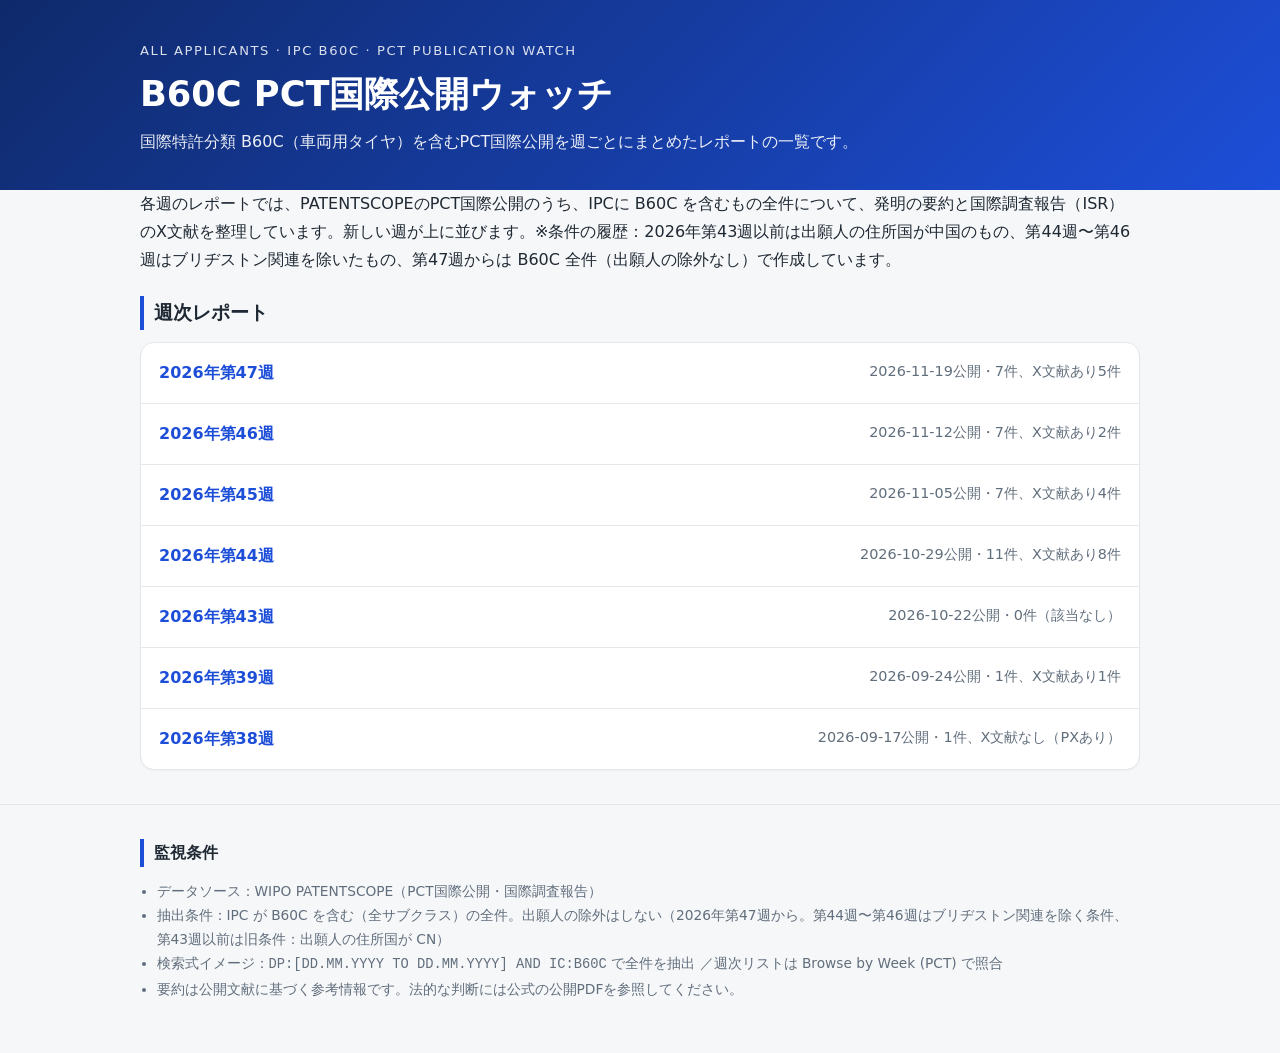
<file: index.html>
<!DOCTYPE html>
<html lang="ja">
<head>
<meta charset="utf-8">
<meta name="viewport" content="width=device-width, initial-scale=1">
<title>B60C PCT国際公開ウォッチ</title>
<meta name="description" content="全出願人の、IPC B60C（タイヤ）を含むPCT国際公開（WIPO PCT公報）を毎週まとめた要約と国際調査報告のX文献の一覧">
<link rel="stylesheet" href="assets/style.css">
</head>
<body>
<header class="top"><div class="wrap">
  <div class="eyebrow">ALL APPLICANTS · IPC B60C · PCT PUBLICATION WATCH</div>
  <h1>B60C PCT国際公開ウォッチ</h1>
  <p>国際特許分類 B60C（車両用タイヤ）を含むPCT国際公開を週ごとにまとめたレポートの一覧です。</p>
</div></header>
<main class="wrap">
  <p class="intro">各週のレポートでは、PATENTSCOPEのPCT国際公開のうち、IPCに B60C を含むもの全件について、発明の要約と国際調査報告（ISR）のX文献を整理しています。新しい週が上に並びます。※条件の履歴：2026年第43週以前は出願人の住所国が中国のもの、第44週〜第46週はブリヂストン関連を除いたもの、第47週からは B60C 全件（出願人の除外なし）で作成しています。</p>
  <h2>週次レポート</h2>
  <div class="panel">
  <!-- WEEKS-LIST: 新しい週はこの <ul> の先頭に <li> を1行追加（新しい順）。weeks.json も同様に更新。 -->
  <ul class="weeks" id="weeks">
    <li><a href="weeks/2026-47/"><span class="wk">2026年第47週</span><span class="info">2026-11-19公開・7件、X文献あり5件</span></a></li>
    <li><a href="weeks/2026-46/"><span class="wk">2026年第46週</span><span class="info">2026-11-12公開・7件、X文献あり2件</span></a></li>
    <li><a href="weeks/2026-45/"><span class="wk">2026年第45週</span><span class="info">2026-11-05公開・7件、X文献あり4件</span></a></li>
    <li><a href="weeks/2026-44/"><span class="wk">2026年第44週</span><span class="info">2026-10-29公開・11件、X文献あり8件</span></a></li>
    <li><a href="weeks/2026-43/"><span class="wk">2026年第43週</span><span class="info">2026-10-22公開・0件（該当なし）</span></a></li>
    <li><a href="weeks/2026-39/"><span class="wk">2026年第39週</span><span class="info">2026-09-24公開・1件、X文献あり1件</span></a></li>
    <li><a href="weeks/2026-38/"><span class="wk">2026年第38週</span><span class="info">2026-09-17公開・1件、X文献なし（PXあり）</span></a></li>
  </ul>
  <!-- /WEEKS-LIST -->
  </div>
</main>
<footer><div class="wrap">
  <h2>監視条件</h2>
  <ul>
    <li>データソース：WIPO PATENTSCOPE（PCT国際公開・国際調査報告）</li>
    <li>抽出条件：IPC が B60C を含む（全サブクラス）の全件。出願人の除外はしない（2026年第47週から。第44週〜第46週はブリヂストン関連を除く条件、第43週以前は旧条件：出願人の住所国が CN）</li>
    <li>検索式イメージ：<code>DP:[DD.MM.YYYY TO DD.MM.YYYY] AND IC:B60C</code> で全件を抽出 ／週次リストは Browse by Week (PCT) で照合</li>
    <li>要約は公開文献に基づく参考情報です。法的な判断には公式の公開PDFを参照してください。</li>
  </ul>
</div></footer>
</body>
</html>
</file>
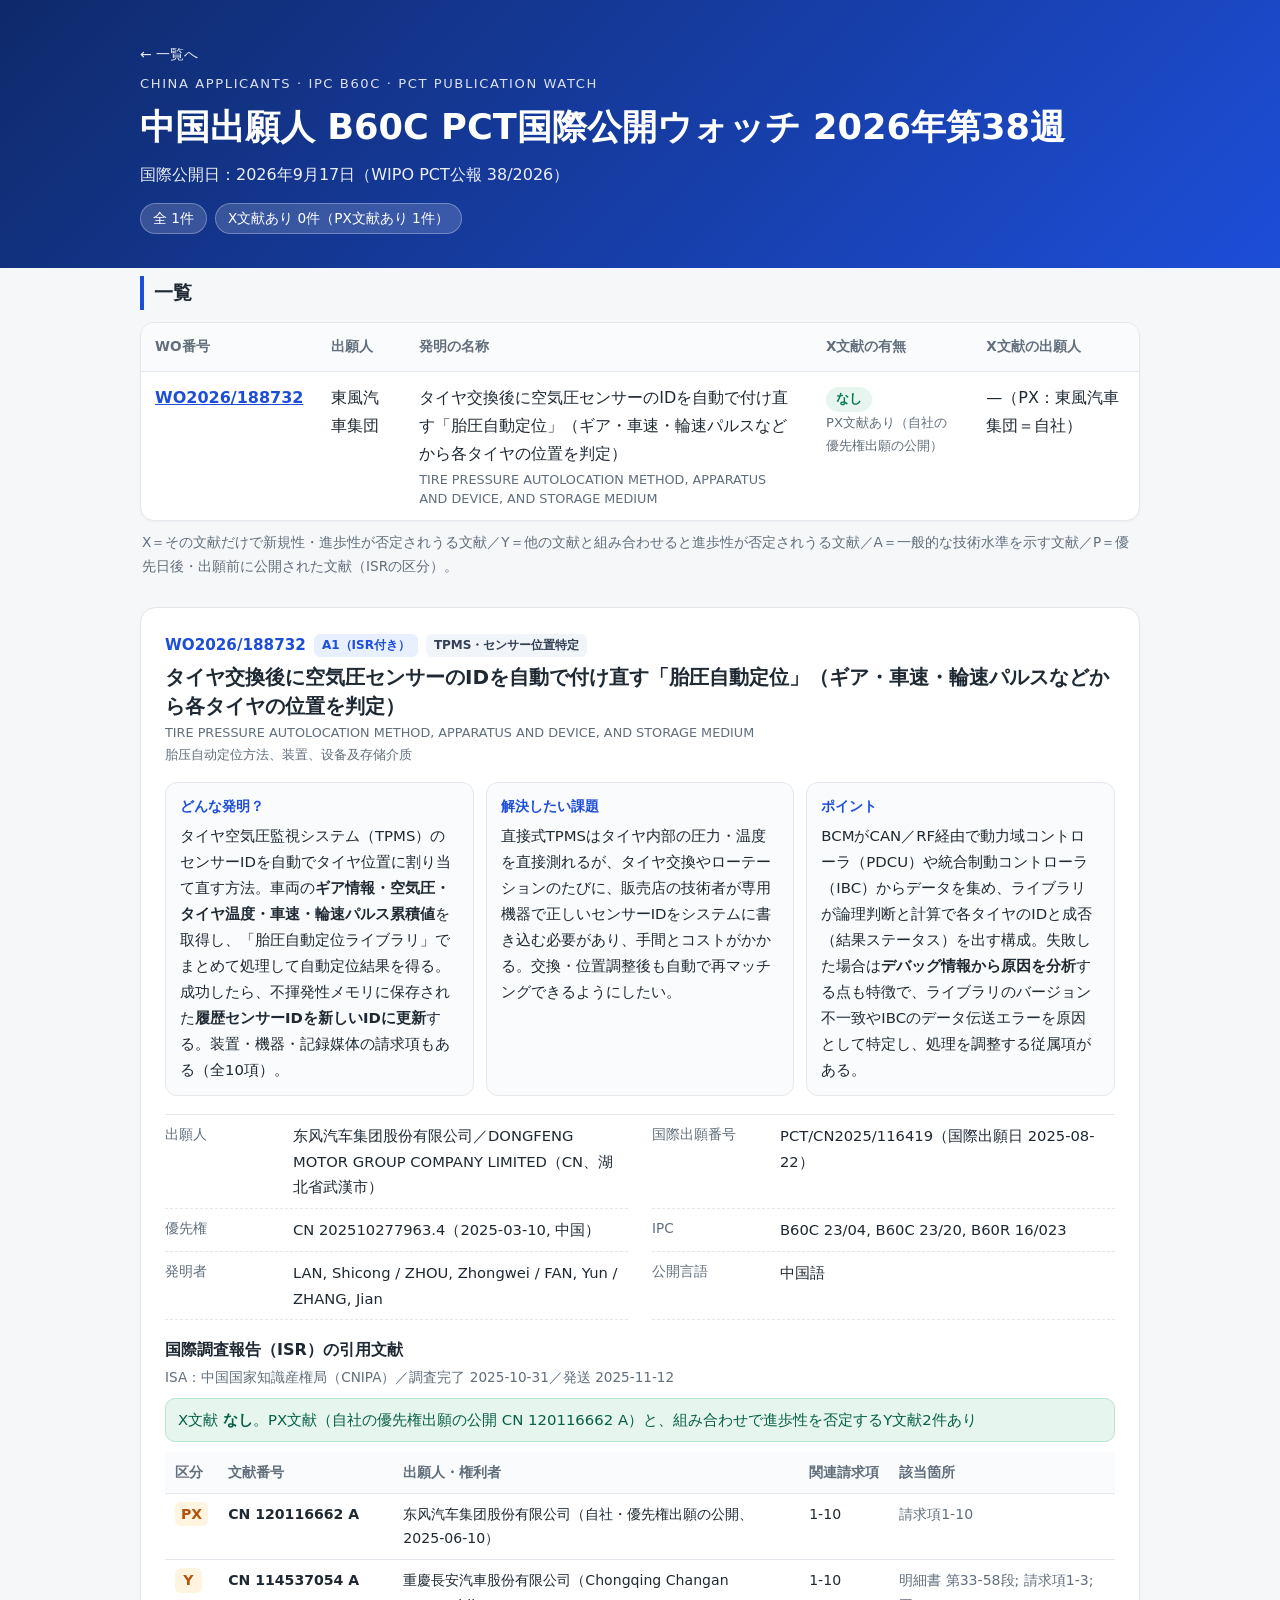
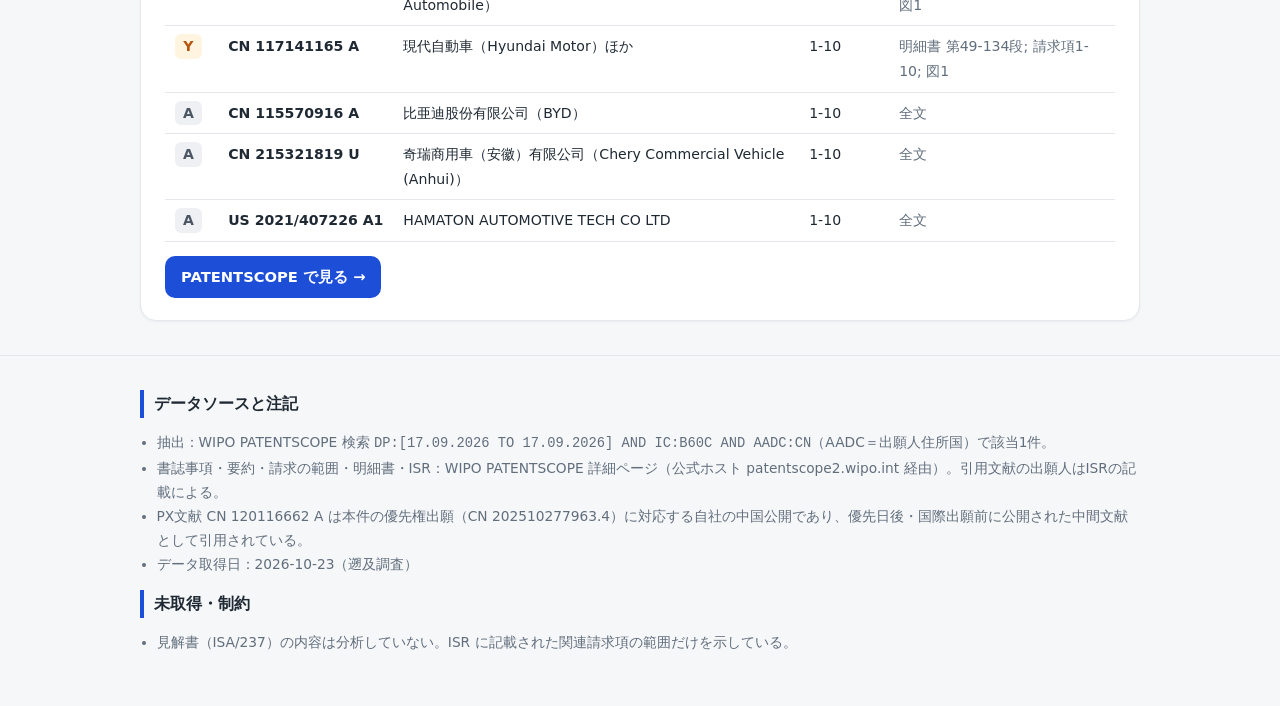
<file: weeks/2026-38/index.html>
<!DOCTYPE html>
<html lang="ja">
<head>
<meta charset="utf-8">
<meta name="viewport" content="width=device-width, initial-scale=1">
<title>中国出願人 B60C PCT国際公開ウォッチ 2026年第38週</title>
<meta name="description" content="出願人の住所国がCNでIPC B60Cを含むPCT国際公開（2026年9月17日公開、WIPO公報 38/2026）1件の要約と国際調査報告の引用文献">
<link rel="stylesheet" href="../../assets/style.css">
</head>
<body>
<header class="top"><div class="wrap">
  <a href="../../" style="display:inline-block;color:#fff;opacity:.9;font-size:.88rem;text-decoration:none;margin-bottom:6px">← 一覧へ</a>
  <div class="eyebrow">CHINA APPLICANTS · IPC B60C · PCT PUBLICATION WATCH</div>
  <h1>中国出願人 B60C PCT国際公開ウォッチ 2026年第38週</h1>
  <p>国際公開日：2026年9月17日（WIPO PCT公報 38/2026）</p>
  <div class="pills"><span class="pill">全 1件</span><span class="pill">X文献あり 0件（PX文献あり 1件）</span></div>
</div></header>
<main class="wrap">
  <h2>一覧</h2>
  <div class="panel tw"><table class="st">
    <thead><tr><th>WO番号</th><th>出願人</th><th>発明の名称</th><th>X文献の有無</th><th>X文献の出願人</th></tr></thead>
    <tbody><tr><td><a href="#WO2026188732">WO2026/188732</a></td><td>東風汽車集団</td><td>タイヤ交換後に空気圧センサーのIDを自動で付け直す「胎圧自動定位」（ギア・車速・輪速パルスなどから各タイヤの位置を判定）<div class="sub">TIRE PRESSURE AUTOLOCATION METHOD, APPARATUS AND DEVICE, AND STORAGE MEDIUM</div></td><td><span class="badge bn">なし</span><div class="sub2">PX文献あり（自社の優先権出願の公開）</div></td><td>—（PX：東風汽車集団＝自社）</td></tr></tbody>
  </table></div>
  <p class="legend">X＝その文献だけで新規性・進歩性が否定されうる文献／Y＝他の文献と組み合わせると進歩性が否定されうる文献／A＝一般的な技術水準を示す文献／P＝優先日後・出願前に公開された文献（ISRの区分）。</p>

  <div class="cards">
<article class="card" id="WO2026188732">
  <header class="card-h">
    <div class="wo">WO2026/188732 <span class="kind">A1（ISR付き）</span> <span class="tag">TPMS・センサー位置特定</span></div>
    <h3>タイヤ交換後に空気圧センサーのIDを自動で付け直す「胎圧自動定位」（ギア・車速・輪速パルスなどから各タイヤの位置を判定）</h3>
    <div class="sub">TIRE PRESSURE AUTOLOCATION METHOD, APPARATUS AND DEVICE, AND STORAGE MEDIUM</div>
    <div class="sub">胎压自动定位方法、装置、设备及存储介质</div>
  </header>
  <section class="sums"><div class="sum"><h4>どんな発明？</h4><p>タイヤ空気圧監視システム（TPMS）のセンサーIDを自動でタイヤ位置に割り当て直す方法。車両の<b>ギア情報・空気圧・タイヤ温度・車速・輪速パルス累積値</b>を取得し、「胎圧自動定位ライブラリ」でまとめて処理して自動定位結果を得る。成功したら、不揮発性メモリに保存された<b>履歴センサーIDを新しいIDに更新</b>する。装置・機器・記録媒体の請求項もある（全10項）。</p></div><div class="sum"><h4>解決したい課題</h4><p>直接式TPMSはタイヤ内部の圧力・温度を直接測れるが、タイヤ交換やローテーションのたびに、販売店の技術者が専用機器で正しいセンサーIDをシステムに書き込む必要があり、手間とコストがかかる。交換・位置調整後も自動で再マッチングできるようにしたい。</p></div><div class="sum"><h4>ポイント</h4><p>BCMがCAN／RF経由で動力域コントローラ（PDCU）や統合制動コントローラ（IBC）からデータを集め、ライブラリが論理判断と計算で各タイヤのIDと成否（結果ステータス）を出す構成。失敗した場合は<b>デバッグ情報から原因を分析</b>する点も特徴で、ライブラリのバージョン不一致やIBCのデータ伝送エラーを原因として特定し、処理を調整する従属項がある。</p></div></section>
  <dl class="meta">
    <div><dt>出願人</dt><dd>东风汽车集团股份有限公司／DONGFENG MOTOR GROUP COMPANY LIMITED（CN、湖北省武漢市）</dd></div>
    <div><dt>国際出願番号</dt><dd>PCT/CN2025/116419（国際出願日 2025-08-22）</dd></div>
    <div><dt>優先権</dt><dd>CN 202510277963.4（2025-03-10, 中国）</dd></div>
    <div><dt>IPC</dt><dd>B60C 23/04, B60C 23/20, B60R 16/023</dd></div>
    <div><dt>発明者</dt><dd>LAN, Shicong / ZHOU, Zhongwei / FAN, Yun / ZHANG, Jian</dd></div>
    <div><dt>公開言語</dt><dd>中国語</dd></div>
  </dl>
  <section class="isr">
    <h4>国際調査報告（ISR）の引用文献</h4>
    <p class="isrmeta">ISA：中国国家知識産権局（CNIPA）／調査完了 2025-10-31／発送 2025-11-12</p>
    <div class="verdict vn">X文献 <b>なし</b>。PX文献（自社の優先権出願の公開 CN 120116662 A）と、組み合わせで進歩性を否定するY文献2件あり</div>
    <div class="tw"><table class="ct"><thead><tr><th>区分</th><th>文献番号</th><th>出願人・権利者</th><th>関連請求項</th><th>該当箇所</th></tr></thead><tbody><tr><td><span class="cat catY">PX</span></td><td class="num">CN 120116662 A</td><td>东风汽车集团股份有限公司（自社・優先権出願の公開、2025-06-10）</td><td>1-10</td><td class="sub2">請求項1-10</td></tr><tr class="cY"><td><span class="cat catY">Y</span></td><td class="num">CN 114537054 A</td><td>重慶長安汽車股份有限公司（Chongqing Changan Automobile）</td><td>1-10</td><td class="sub2">明細書 第33-58段; 請求項1-3; 図1</td></tr><tr class="cY"><td><span class="cat catY">Y</span></td><td class="num">CN 117141165 A</td><td>現代自動車（Hyundai Motor）ほか</td><td>1-10</td><td class="sub2">明細書 第49-134段; 請求項1-10; 図1</td></tr><tr class="cA"><td><span class="cat catA">A</span></td><td class="num">CN 115570916 A</td><td>比亜迪股份有限公司（BYD）</td><td>1-10</td><td class="sub2">全文</td></tr><tr class="cA"><td><span class="cat catA">A</span></td><td class="num">CN 215321819 U</td><td>奇瑞商用車（安徽）有限公司（Chery Commercial Vehicle (Anhui)）</td><td>1-10</td><td class="sub2">全文</td></tr><tr class="cA"><td><span class="cat catA">A</span></td><td class="num">US 2021/407226 A1</td><td>HAMATON AUTOMOTIVE TECH CO LTD</td><td>1-10</td><td class="sub2">全文</td></tr></tbody></table></div>
  </section>
  <a class="btn" href="https://patentscope.wipo.int/search/en/detail.jsf?docId=WO2026188732" target="_blank" rel="noopener">PATENTSCOPE で見る →</a>
</article>
  </div>
</main>
<footer><div class="wrap">
  <h2>データソースと注記</h2>
  <ul>
    <li>抽出：WIPO PATENTSCOPE 検索 <code>DP:[17.09.2026 TO 17.09.2026] AND IC:B60C AND AADC:CN</code>（AADC＝出願人住所国）で該当1件。</li>
    <li>書誌事項・要約・請求の範囲・明細書・ISR：WIPO PATENTSCOPE 詳細ページ（公式ホスト patentscope2.wipo.int 経由）。引用文献の出願人はISRの記載による。</li>
    <li>PX文献 CN 120116662 A は本件の優先権出願（CN 202510277963.4）に対応する自社の中国公開であり、優先日後・国際出願前に公開された中間文献として引用されている。</li>
    <li>データ取得日：2026-10-23（遡及調査）</li>
  </ul>
  <h2>未取得・制約</h2>
  <ul>
    <li>見解書（ISA/237）の内容は分析していない。ISR に記載された関連請求項の範囲だけを示している。</li>
  </ul>
</div></footer>
</body>
</html>
</file>
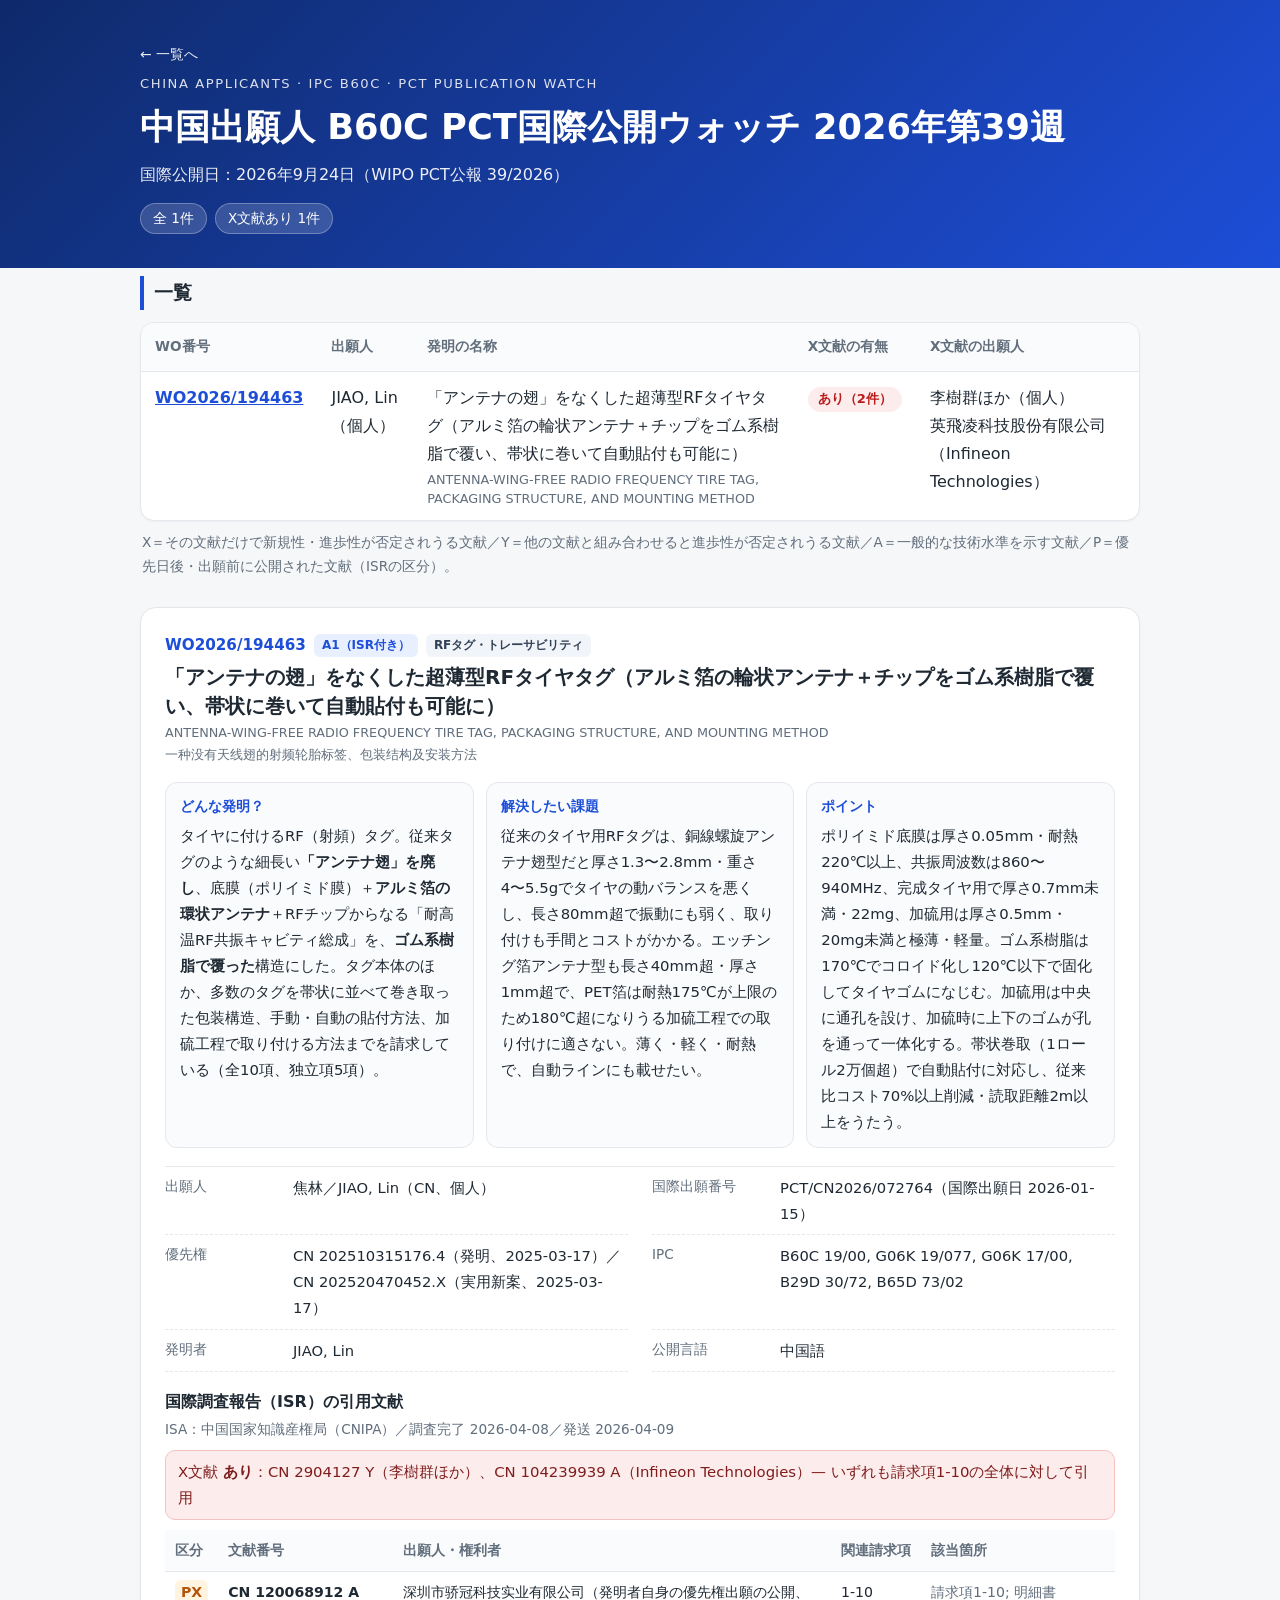
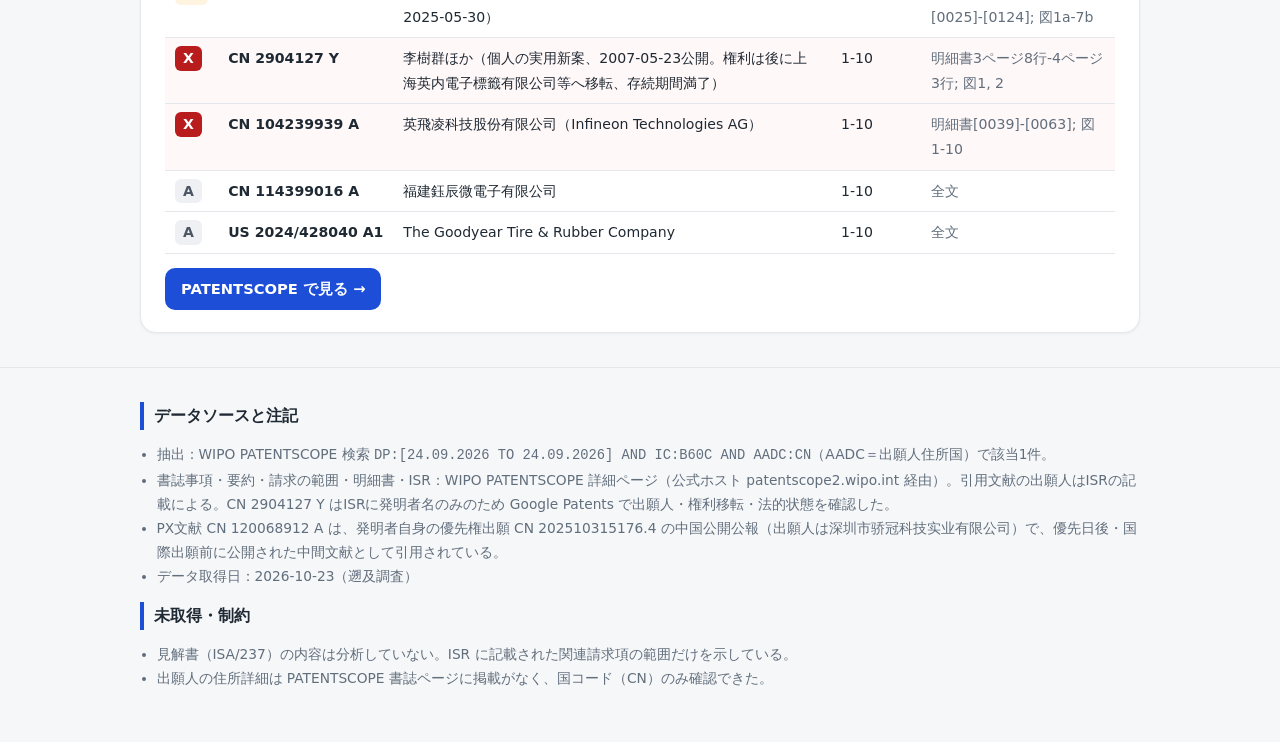
<file: weeks/2026-39/index.html>
<!DOCTYPE html>
<html lang="ja">
<head>
<meta charset="utf-8">
<meta name="viewport" content="width=device-width, initial-scale=1">
<title>中国出願人 B60C PCT国際公開ウォッチ 2026年第39週</title>
<meta name="description" content="出願人の住所国がCNでIPC B60Cを含むPCT国際公開（2026年9月24日公開、WIPO公報 39/2026）1件の要約と国際調査報告のX文献">
<link rel="stylesheet" href="../../assets/style.css">
</head>
<body>
<header class="top"><div class="wrap">
  <a href="../../" style="display:inline-block;color:#fff;opacity:.9;font-size:.88rem;text-decoration:none;margin-bottom:6px">← 一覧へ</a>
  <div class="eyebrow">CHINA APPLICANTS · IPC B60C · PCT PUBLICATION WATCH</div>
  <h1>中国出願人 B60C PCT国際公開ウォッチ 2026年第39週</h1>
  <p>国際公開日：2026年9月24日（WIPO PCT公報 39/2026）</p>
  <div class="pills"><span class="pill">全 1件</span><span class="pill">X文献あり 1件</span></div>
</div></header>
<main class="wrap">
  <h2>一覧</h2>
  <div class="panel tw"><table class="st">
    <thead><tr><th>WO番号</th><th>出願人</th><th>発明の名称</th><th>X文献の有無</th><th>X文献の出願人</th></tr></thead>
    <tbody><tr><td><a href="#WO2026194463">WO2026/194463</a></td><td>JIAO, Lin（個人）</td><td>「アンテナの翅」をなくした超薄型RFタイヤタグ（アルミ箔の輪状アンテナ＋チップをゴム系樹脂で覆い、帯状に巻いて自動貼付も可能に）<div class="sub">ANTENNA-WING-FREE RADIO FREQUENCY TIRE TAG, PACKAGING STRUCTURE, AND MOUNTING METHOD</div></td><td><span class="badge bx">あり（2件）</span></td><td>李樹群ほか（個人）<br>英飛凌科技股份有限公司（Infineon Technologies）</td></tr></tbody>
  </table></div>
  <p class="legend">X＝その文献だけで新規性・進歩性が否定されうる文献／Y＝他の文献と組み合わせると進歩性が否定されうる文献／A＝一般的な技術水準を示す文献／P＝優先日後・出願前に公開された文献（ISRの区分）。</p>

  <div class="cards">
<article class="card" id="WO2026194463">
  <header class="card-h">
    <div class="wo">WO2026/194463 <span class="kind">A1（ISR付き）</span> <span class="tag">RFタグ・トレーサビリティ</span></div>
    <h3>「アンテナの翅」をなくした超薄型RFタイヤタグ（アルミ箔の輪状アンテナ＋チップをゴム系樹脂で覆い、帯状に巻いて自動貼付も可能に）</h3>
    <div class="sub">ANTENNA-WING-FREE RADIO FREQUENCY TIRE TAG, PACKAGING STRUCTURE, AND MOUNTING METHOD</div>
    <div class="sub">一种没有天线翅的射频轮胎标签、包装结构及安装方法</div>
  </header>
  <section class="sums"><div class="sum"><h4>どんな発明？</h4><p>タイヤに付けるRF（射頻）タグ。従来タグのような細長い<b>「アンテナ翅」を廃し</b>、底膜（ポリイミド膜）＋<b>アルミ箔の環状アンテナ</b>＋RFチップからなる「耐高温RF共振キャビティ総成」を、<b>ゴム系樹脂で覆った</b>構造にした。タグ本体のほか、多数のタグを帯状に並べて巻き取った包装構造、手動・自動の貼付方法、加硫工程で取り付ける方法までを請求している（全10項、独立項5項）。</p></div><div class="sum"><h4>解決したい課題</h4><p>従来のタイヤ用RFタグは、銅線螺旋アンテナ翅型だと厚さ1.3〜2.8mm・重さ4〜5.5gでタイヤの動バランスを悪くし、長さ80mm超で振動にも弱く、取り付けも手間とコストがかかる。エッチング箔アンテナ型も長さ40mm超・厚さ1mm超で、PET箔は耐熱175℃が上限のため180℃超になりうる加硫工程での取り付けに適さない。薄く・軽く・耐熱で、自動ラインにも載せたい。</p></div><div class="sum"><h4>ポイント</h4><p>ポリイミド底膜は厚さ0.05mm・耐熱220℃以上、共振周波数は860〜940MHz、完成タイヤ用で厚さ0.7mm未満・22mg、加硫用は厚さ0.5mm・20mg未満と極薄・軽量。ゴム系樹脂は170℃でコロイド化し120℃以下で固化してタイヤゴムになじむ。加硫用は中央に通孔を設け、加硫時に上下のゴムが孔を通って一体化する。帯状巻取（1ロール2万個超）で自動貼付に対応し、従来比コスト70%以上削減・読取距離2m以上をうたう。</p></div></section>
  <dl class="meta">
    <div><dt>出願人</dt><dd>焦林／JIAO, Lin（CN、個人）</dd></div>
    <div><dt>国際出願番号</dt><dd>PCT/CN2026/072764（国際出願日 2026-01-15）</dd></div>
    <div><dt>優先権</dt><dd>CN 202510315176.4（発明、2025-03-17）／CN 202520470452.X（実用新案、2025-03-17）</dd></div>
    <div><dt>IPC</dt><dd>B60C 19/00, G06K 19/077, G06K 17/00, B29D 30/72, B65D 73/02</dd></div>
    <div><dt>発明者</dt><dd>JIAO, Lin</dd></div>
    <div><dt>公開言語</dt><dd>中国語</dd></div>
  </dl>
  <section class="isr">
    <h4>国際調査報告（ISR）の引用文献</h4>
    <p class="isrmeta">ISA：中国国家知識産権局（CNIPA）／調査完了 2026-04-08／発送 2026-04-09</p>
    <div class="verdict vx">X文献 <b>あり</b>：CN 2904127 Y（李樹群ほか）、CN 104239939 A（Infineon Technologies）— いずれも請求項1-10の全体に対して引用</div>
    <div class="tw"><table class="ct"><thead><tr><th>区分</th><th>文献番号</th><th>出願人・権利者</th><th>関連請求項</th><th>該当箇所</th></tr></thead><tbody><tr><td><span class="cat catY">PX</span></td><td class="num">CN 120068912 A</td><td>深圳市骄冠科技实业有限公司（発明者自身の優先権出願の公開、2025-05-30）</td><td>1-10</td><td class="sub2">請求項1-10; 明細書[0025]-[0124]; 図1a-7b</td></tr><tr class="cX"><td><span class="cat catX">X</span></td><td class="num">CN 2904127 Y</td><td>李樹群ほか（個人の実用新案、2007-05-23公開。権利は後に上海英内電子標籤有限公司等へ移転、存続期間満了）</td><td>1-10</td><td class="sub2">明細書3ページ8行-4ページ3行; 図1, 2</td></tr><tr class="cX"><td><span class="cat catX">X</span></td><td class="num">CN 104239939 A</td><td>英飛凌科技股份有限公司（Infineon Technologies AG）</td><td>1-10</td><td class="sub2">明細書[0039]-[0063]; 図1-10</td></tr><tr class="cA"><td><span class="cat catA">A</span></td><td class="num">CN 114399016 A</td><td>福建鈺辰微電子有限公司</td><td>1-10</td><td class="sub2">全文</td></tr><tr class="cA"><td><span class="cat catA">A</span></td><td class="num">US 2024/428040 A1</td><td>The Goodyear Tire &amp; Rubber Company</td><td>1-10</td><td class="sub2">全文</td></tr></tbody></table></div>
  </section>
  <a class="btn" href="https://patentscope.wipo.int/search/en/detail.jsf?docId=WO2026194463" target="_blank" rel="noopener">PATENTSCOPE で見る →</a>
</article>
  </div>
</main>
<footer><div class="wrap">
  <h2>データソースと注記</h2>
  <ul>
    <li>抽出：WIPO PATENTSCOPE 検索 <code>DP:[24.09.2026 TO 24.09.2026] AND IC:B60C AND AADC:CN</code>（AADC＝出願人住所国）で該当1件。</li>
    <li>書誌事項・要約・請求の範囲・明細書・ISR：WIPO PATENTSCOPE 詳細ページ（公式ホスト patentscope2.wipo.int 経由）。引用文献の出願人はISRの記載による。CN 2904127 Y はISRに発明者名のみのため Google Patents で出願人・権利移転・法的状態を確認した。</li>
    <li>PX文献 CN 120068912 A は、発明者自身の優先権出願 CN 202510315176.4 の中国公開公報（出願人は深圳市骄冠科技实业有限公司）で、優先日後・国際出願前に公開された中間文献として引用されている。</li>
    <li>データ取得日：2026-10-23（遡及調査）</li>
  </ul>
  <h2>未取得・制約</h2>
  <ul>
    <li>見解書（ISA/237）の内容は分析していない。ISR に記載された関連請求項の範囲だけを示している。</li>
    <li>出願人の住所詳細は PATENTSCOPE 書誌ページに掲載がなく、国コード（CN）のみ確認できた。</li>
  </ul>
</div></footer>
</body>
</html>
</file>
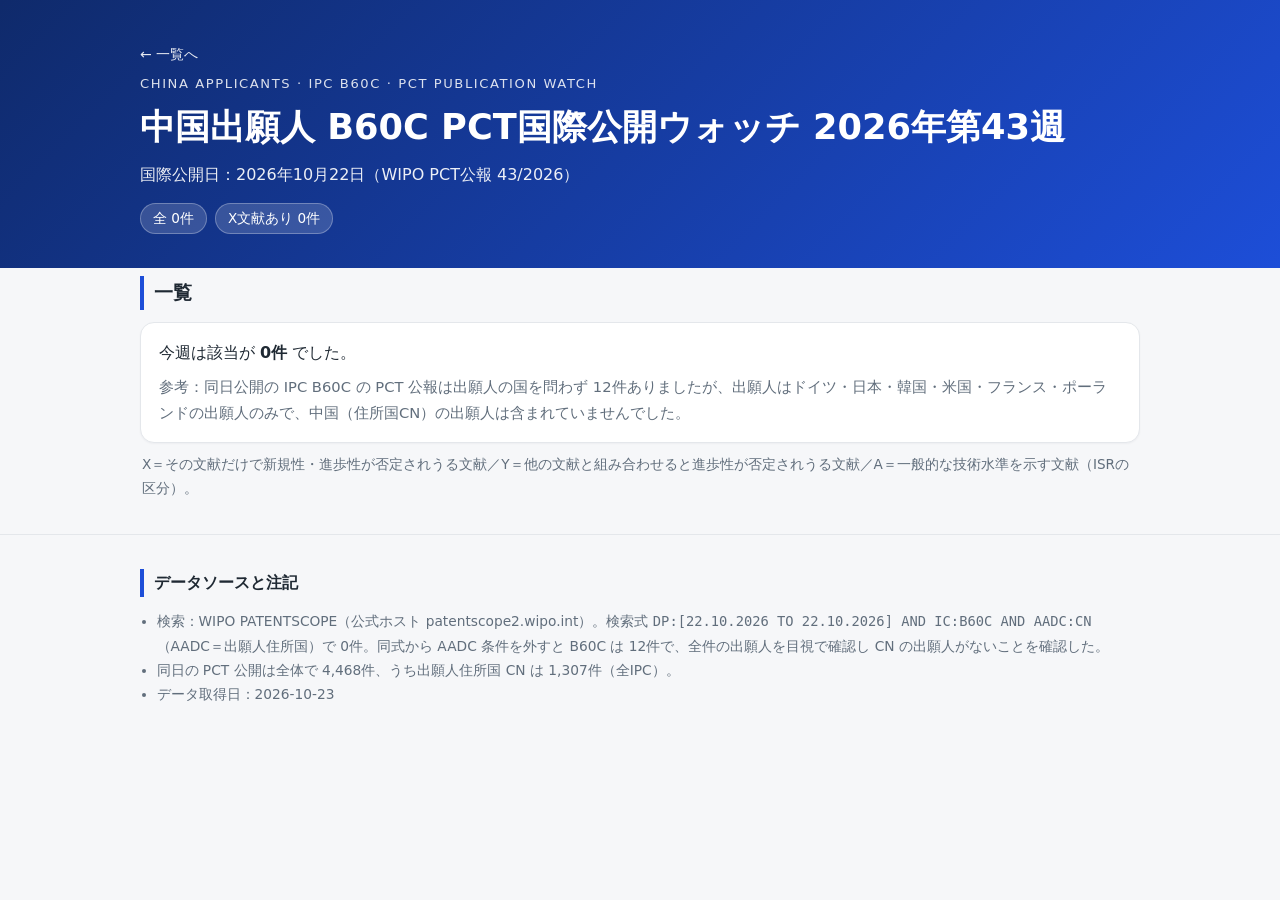
<file: weeks/2026-43/index.html>
<!DOCTYPE html>
<html lang="ja">
<head>
<meta charset="utf-8">
<meta name="viewport" content="width=device-width, initial-scale=1">
<title>中国出願人 B60C PCT国際公開ウォッチ 2026年第43週</title>
<meta name="description" content="出願人の住所国がCNでIPC B60Cを含むPCT国際公開（2026年10月22日公開、WIPO公報 43/2026）は0件">
<link rel="stylesheet" href="../../assets/style.css">
</head>
<body>
<header class="top"><div class="wrap">
  <a href="../../" style="display:inline-block;color:#fff;opacity:.9;font-size:.88rem;text-decoration:none;margin-bottom:6px">← 一覧へ</a>
  <div class="eyebrow">CHINA APPLICANTS · IPC B60C · PCT PUBLICATION WATCH</div>
  <h1>中国出願人 B60C PCT国際公開ウォッチ 2026年第43週</h1>
  <p>国際公開日：2026年10月22日（WIPO PCT公報 43/2026）</p>
  <div class="pills"><span class="pill">全 0件</span><span class="pill">X文献あり 0件</span></div>
</div></header>
<main class="wrap">
  <h2>一覧</h2>
  <div class="panel" style="padding:16px 18px">
    <p style="margin:0">今週は該当が <b>0件</b> でした。</p>
    <p style="margin:.5em 0 0;color:var(--mut);font-size:.92rem">参考：同日公開の IPC B60C の PCT 公報は出願人の国を問わず 12件ありましたが、出願人はドイツ・日本・韓国・米国・フランス・ポーランドの出願人のみで、中国（住所国CN）の出願人は含まれていませんでした。</p>
  </div>
  <p class="legend">X＝その文献だけで新規性・進歩性が否定されうる文献／Y＝他の文献と組み合わせると進歩性が否定されうる文献／A＝一般的な技術水準を示す文献（ISRの区分）。</p>
</main>
<footer><div class="wrap">
  <h2>データソースと注記</h2>
  <ul>
    <li>検索：WIPO PATENTSCOPE（公式ホスト patentscope2.wipo.int）。検索式 <code>DP:[22.10.2026 TO 22.10.2026] AND IC:B60C AND AADC:CN</code>（AADC＝出願人住所国）で 0件。同式から AADC 条件を外すと B60C は 12件で、全件の出願人を目視で確認し CN の出願人がないことを確認した。</li>
    <li>同日の PCT 公開は全体で 4,468件、うち出願人住所国 CN は 1,307件（全IPC）。</li>
    <li>データ取得日：2026-10-23</li>
  </ul>
</div></footer>
</body>
</html>
</file>
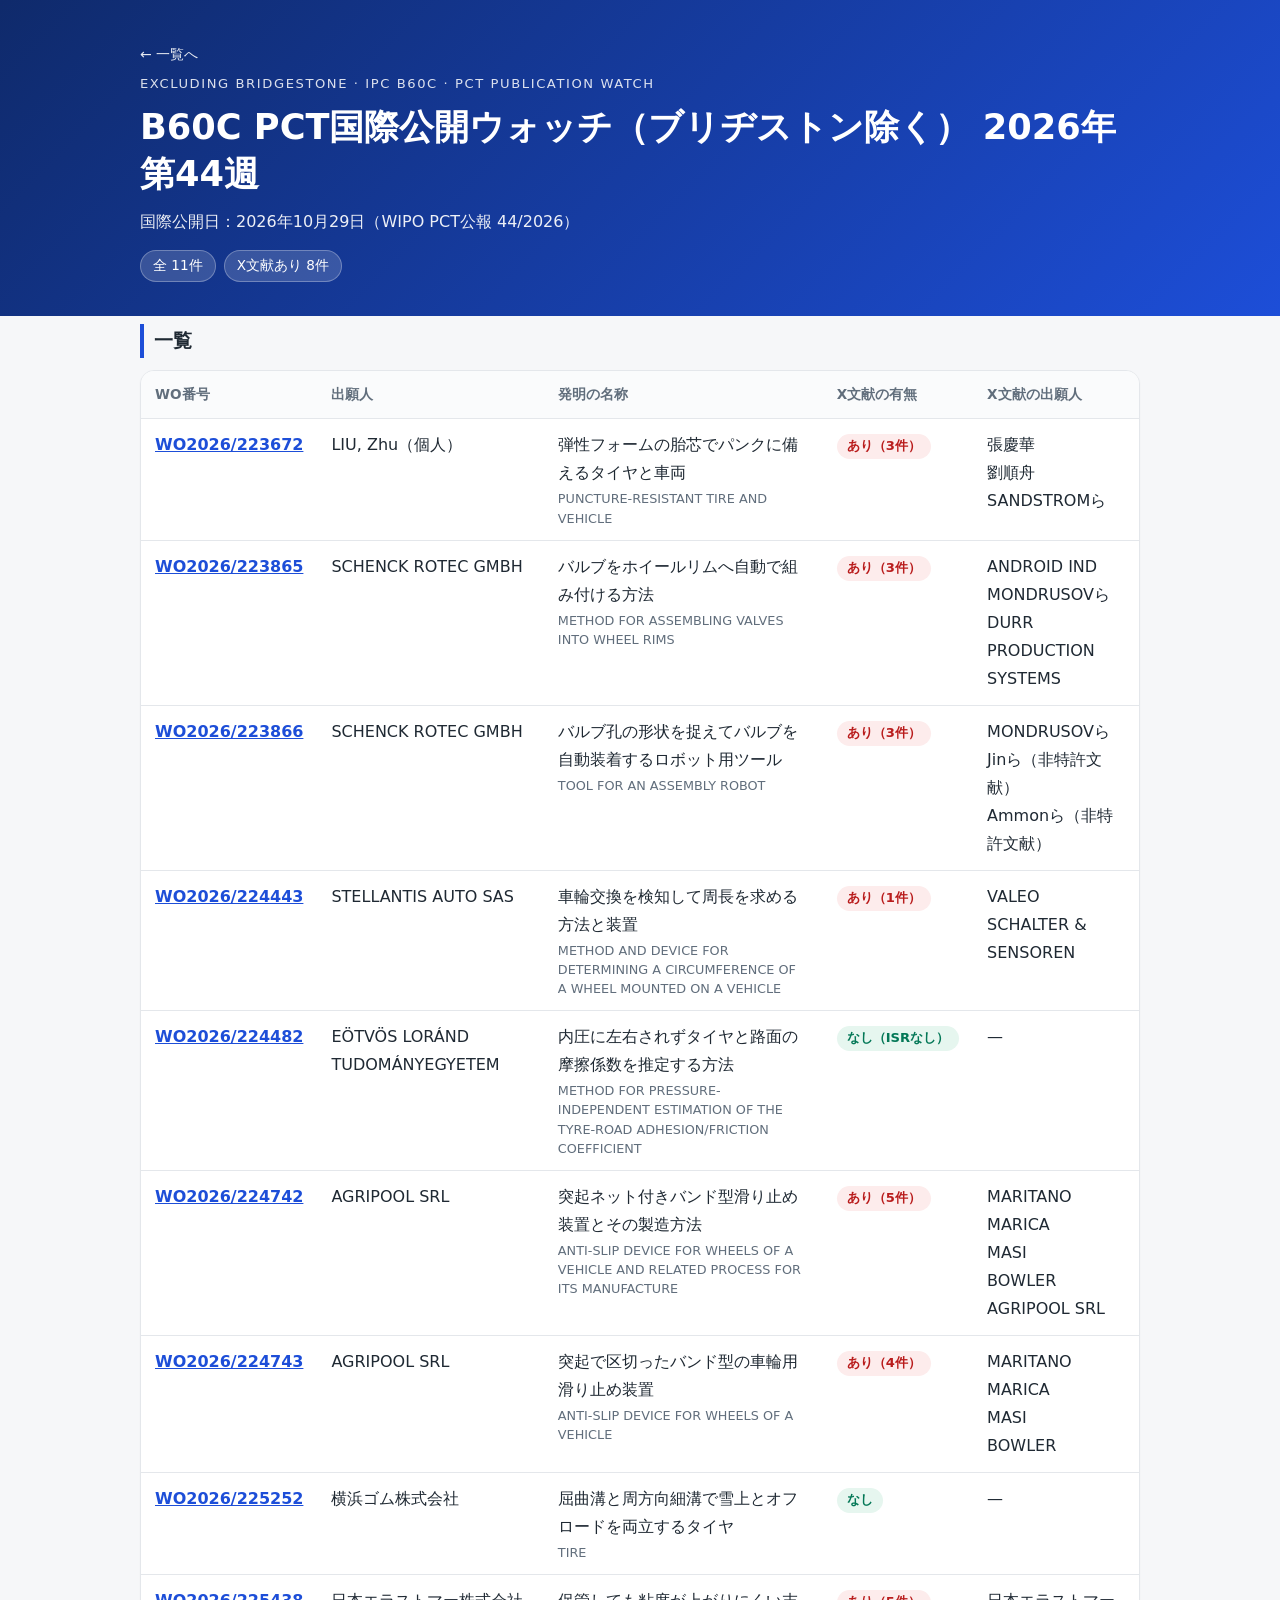
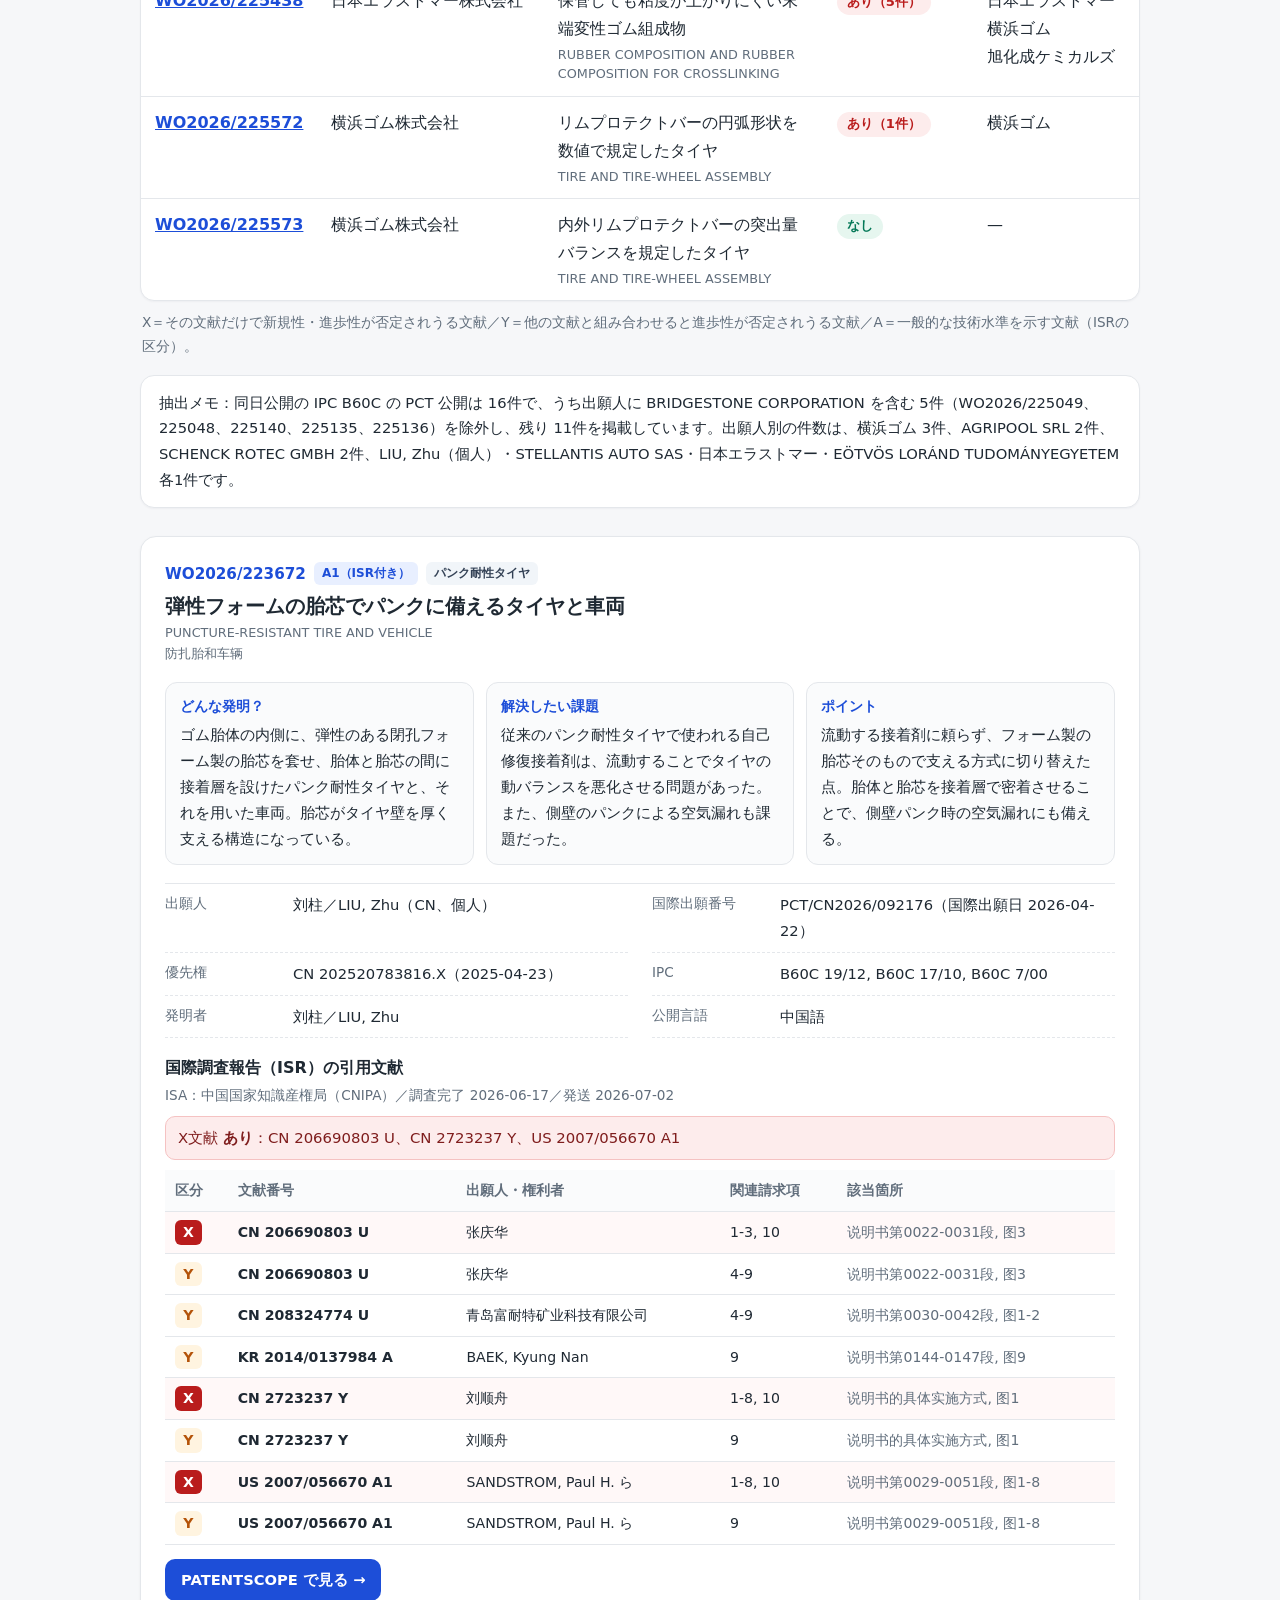
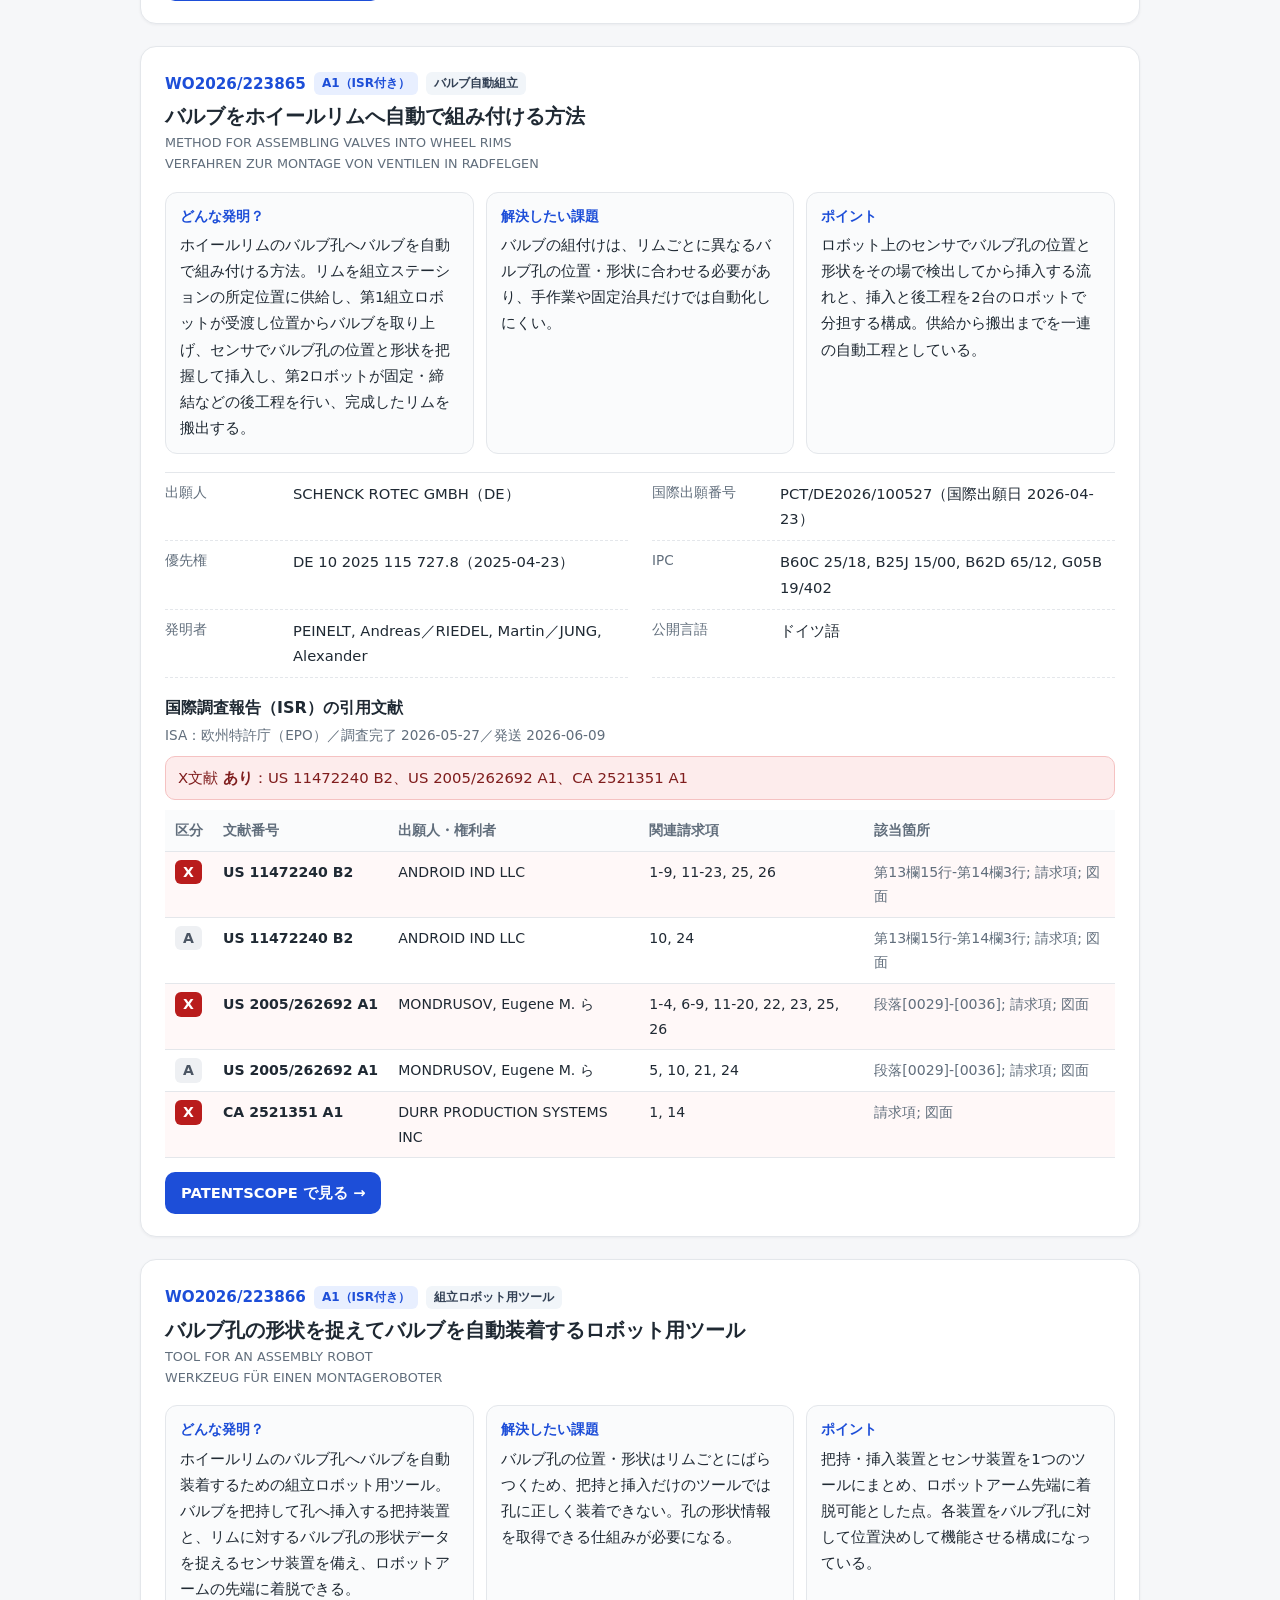
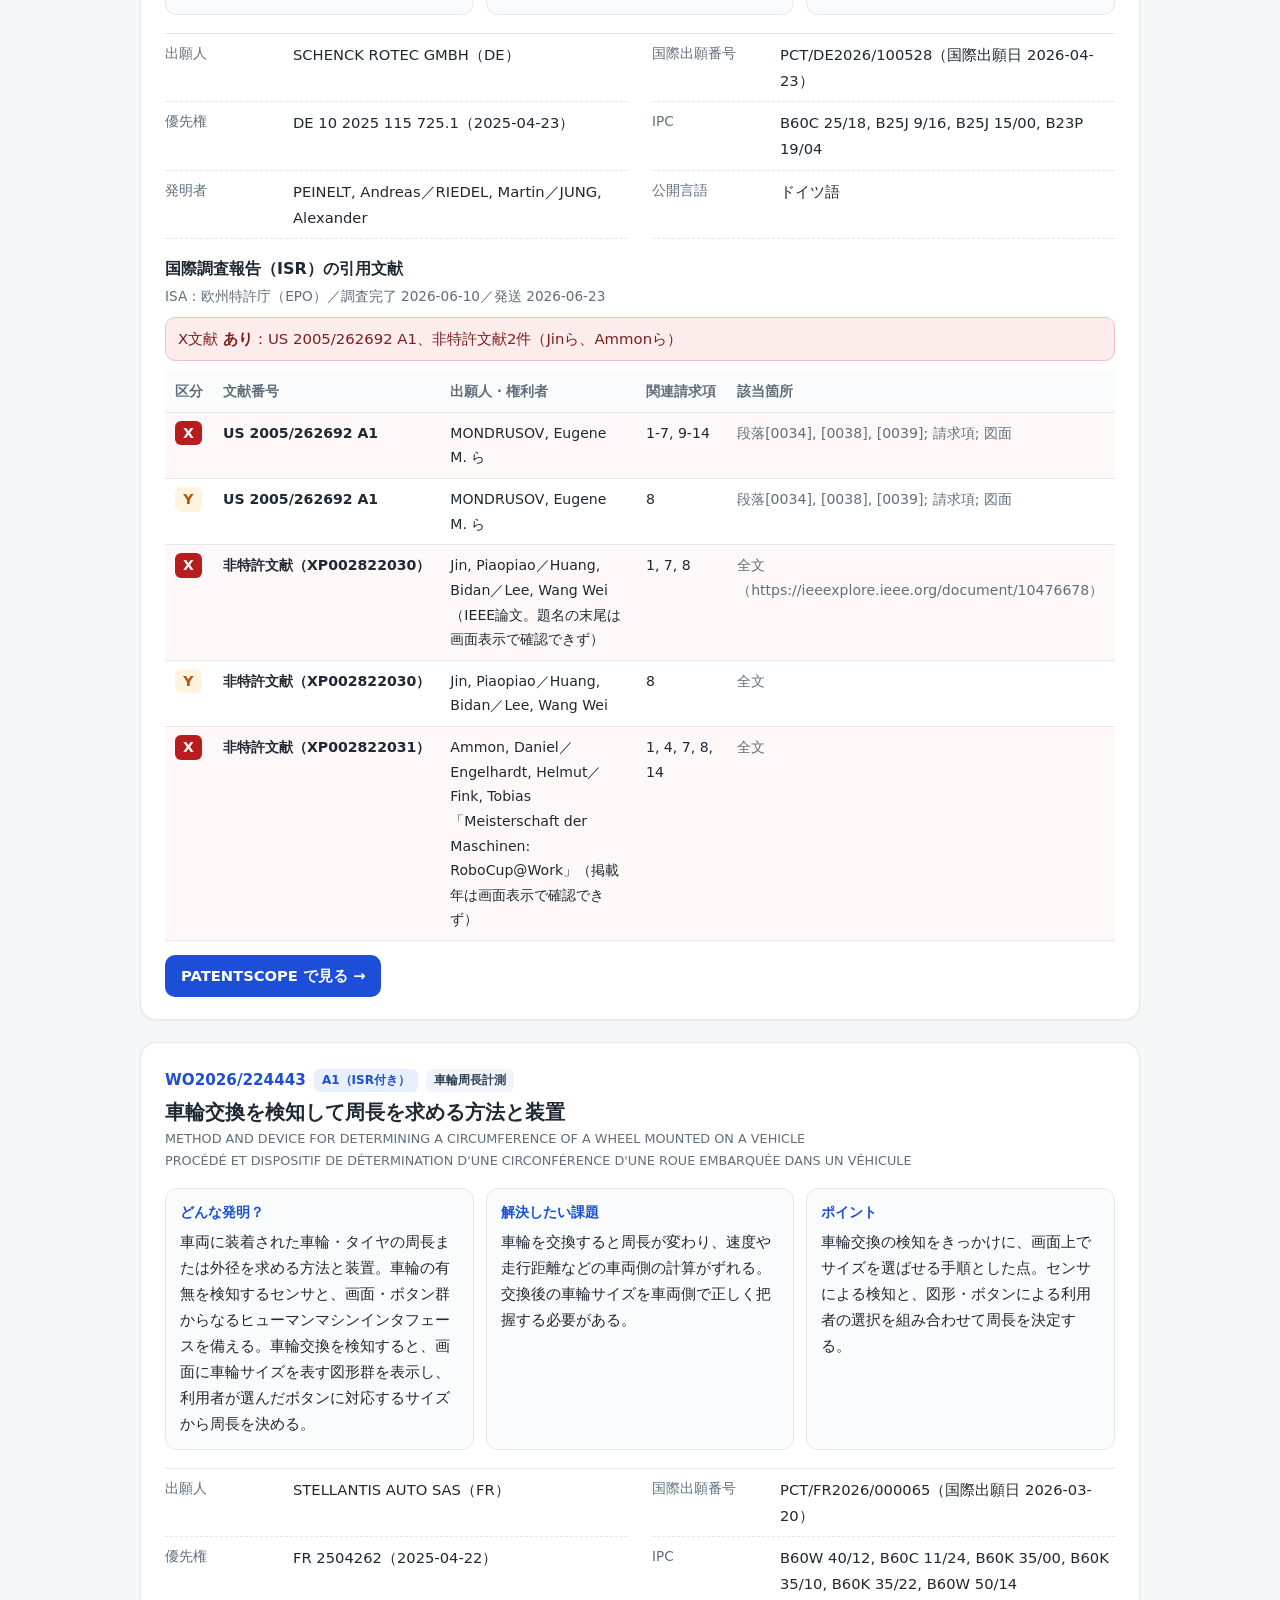
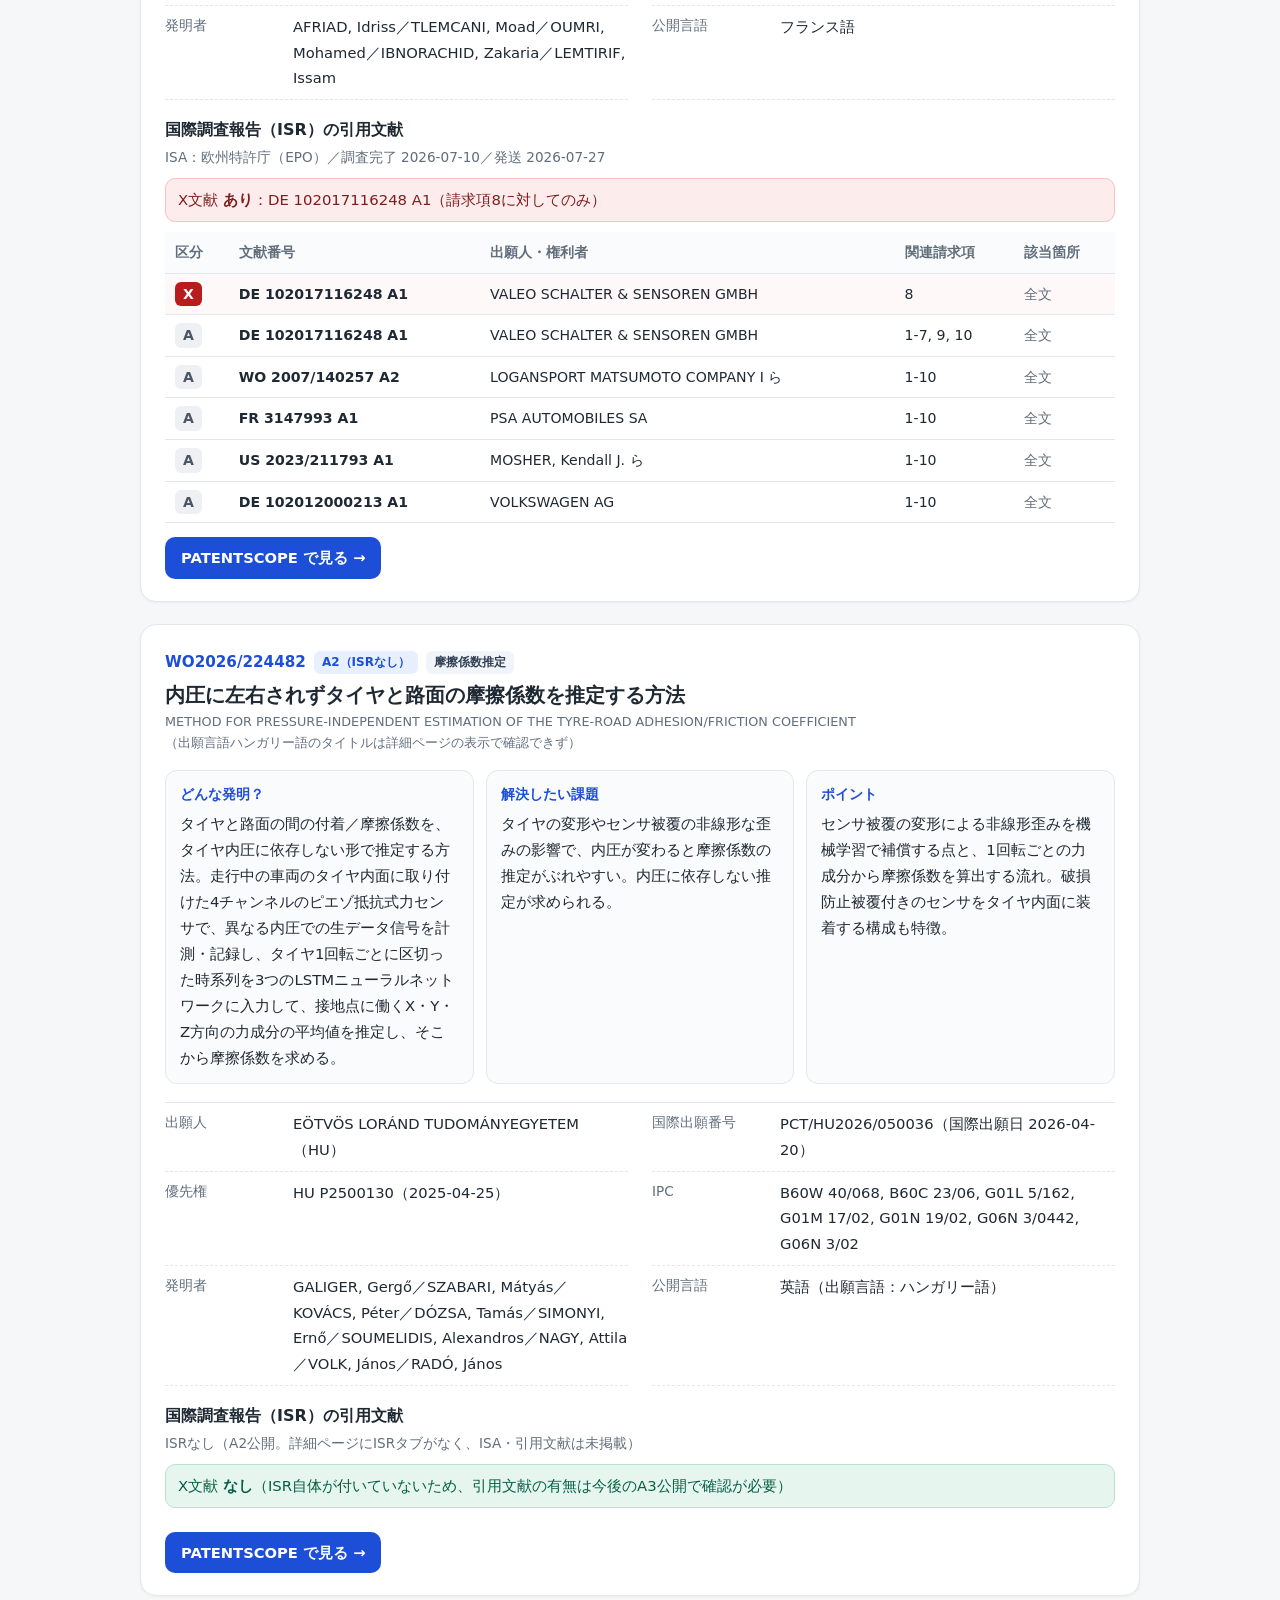
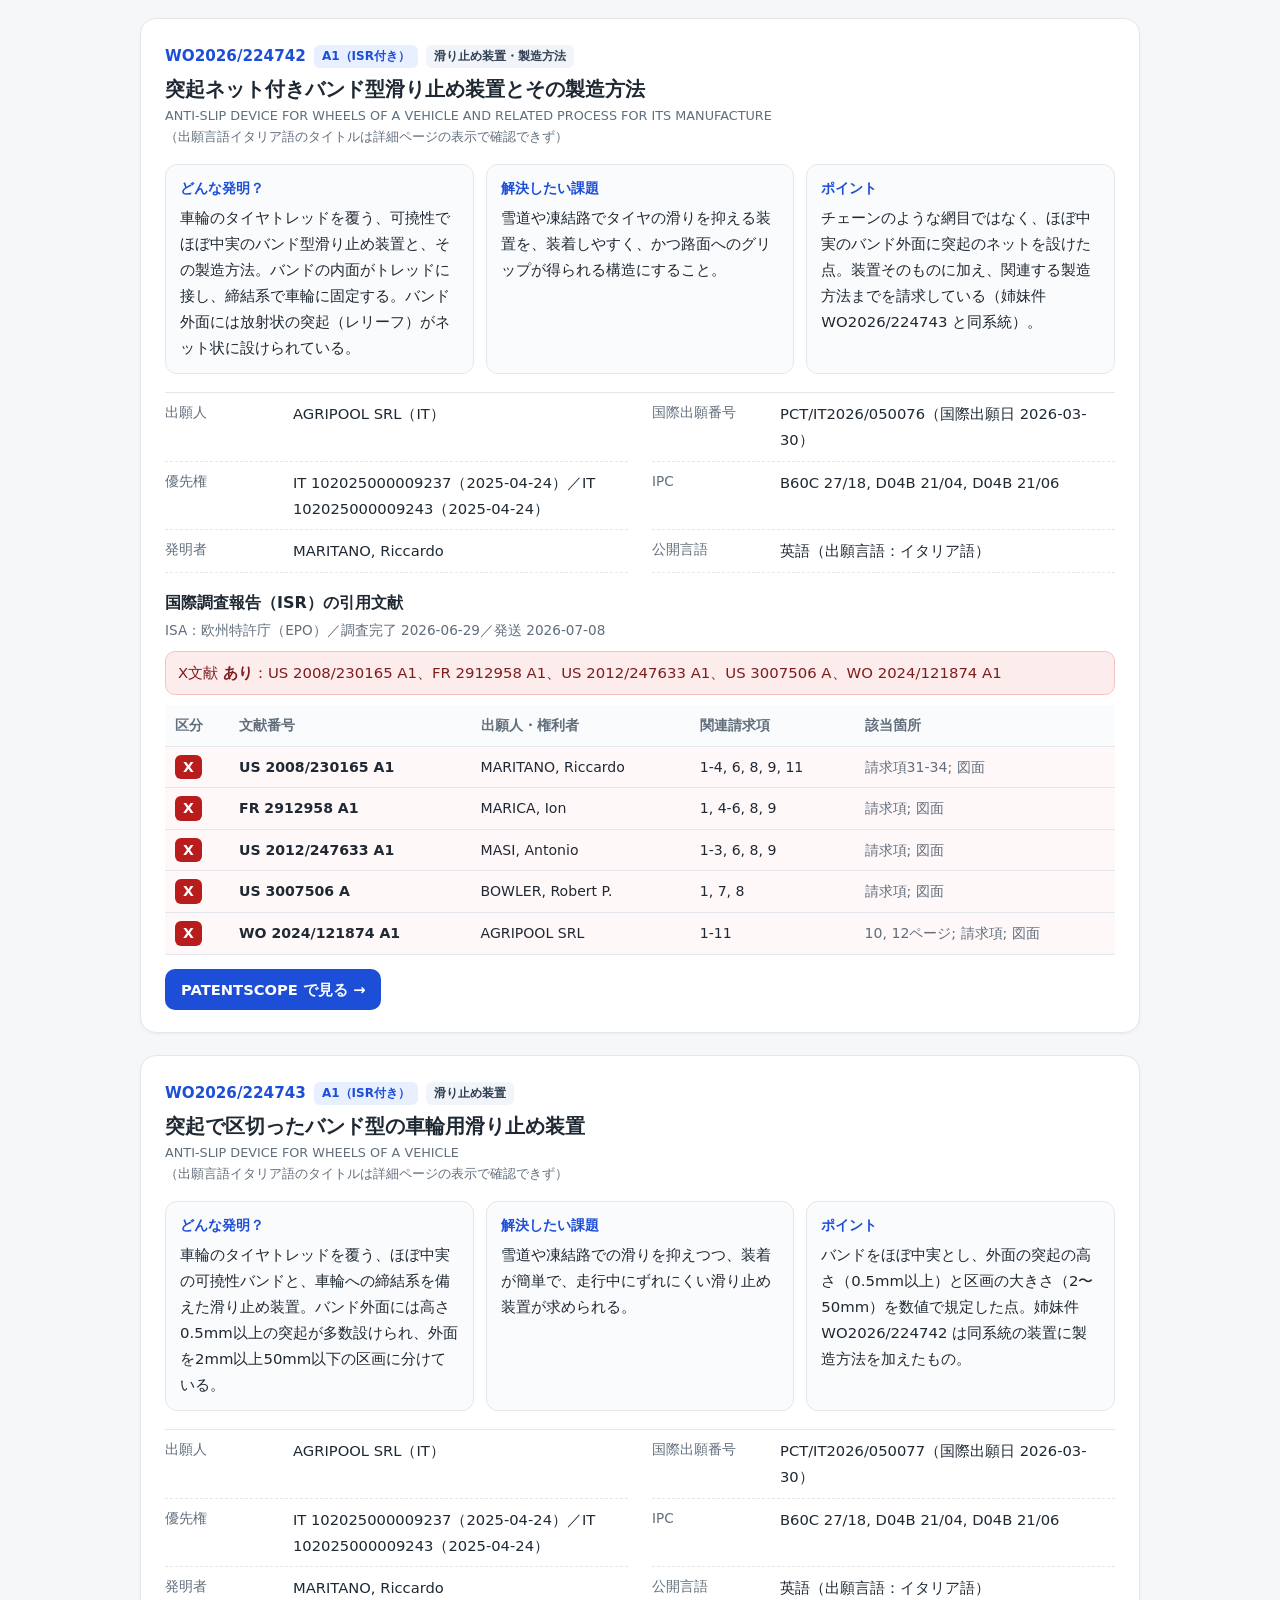
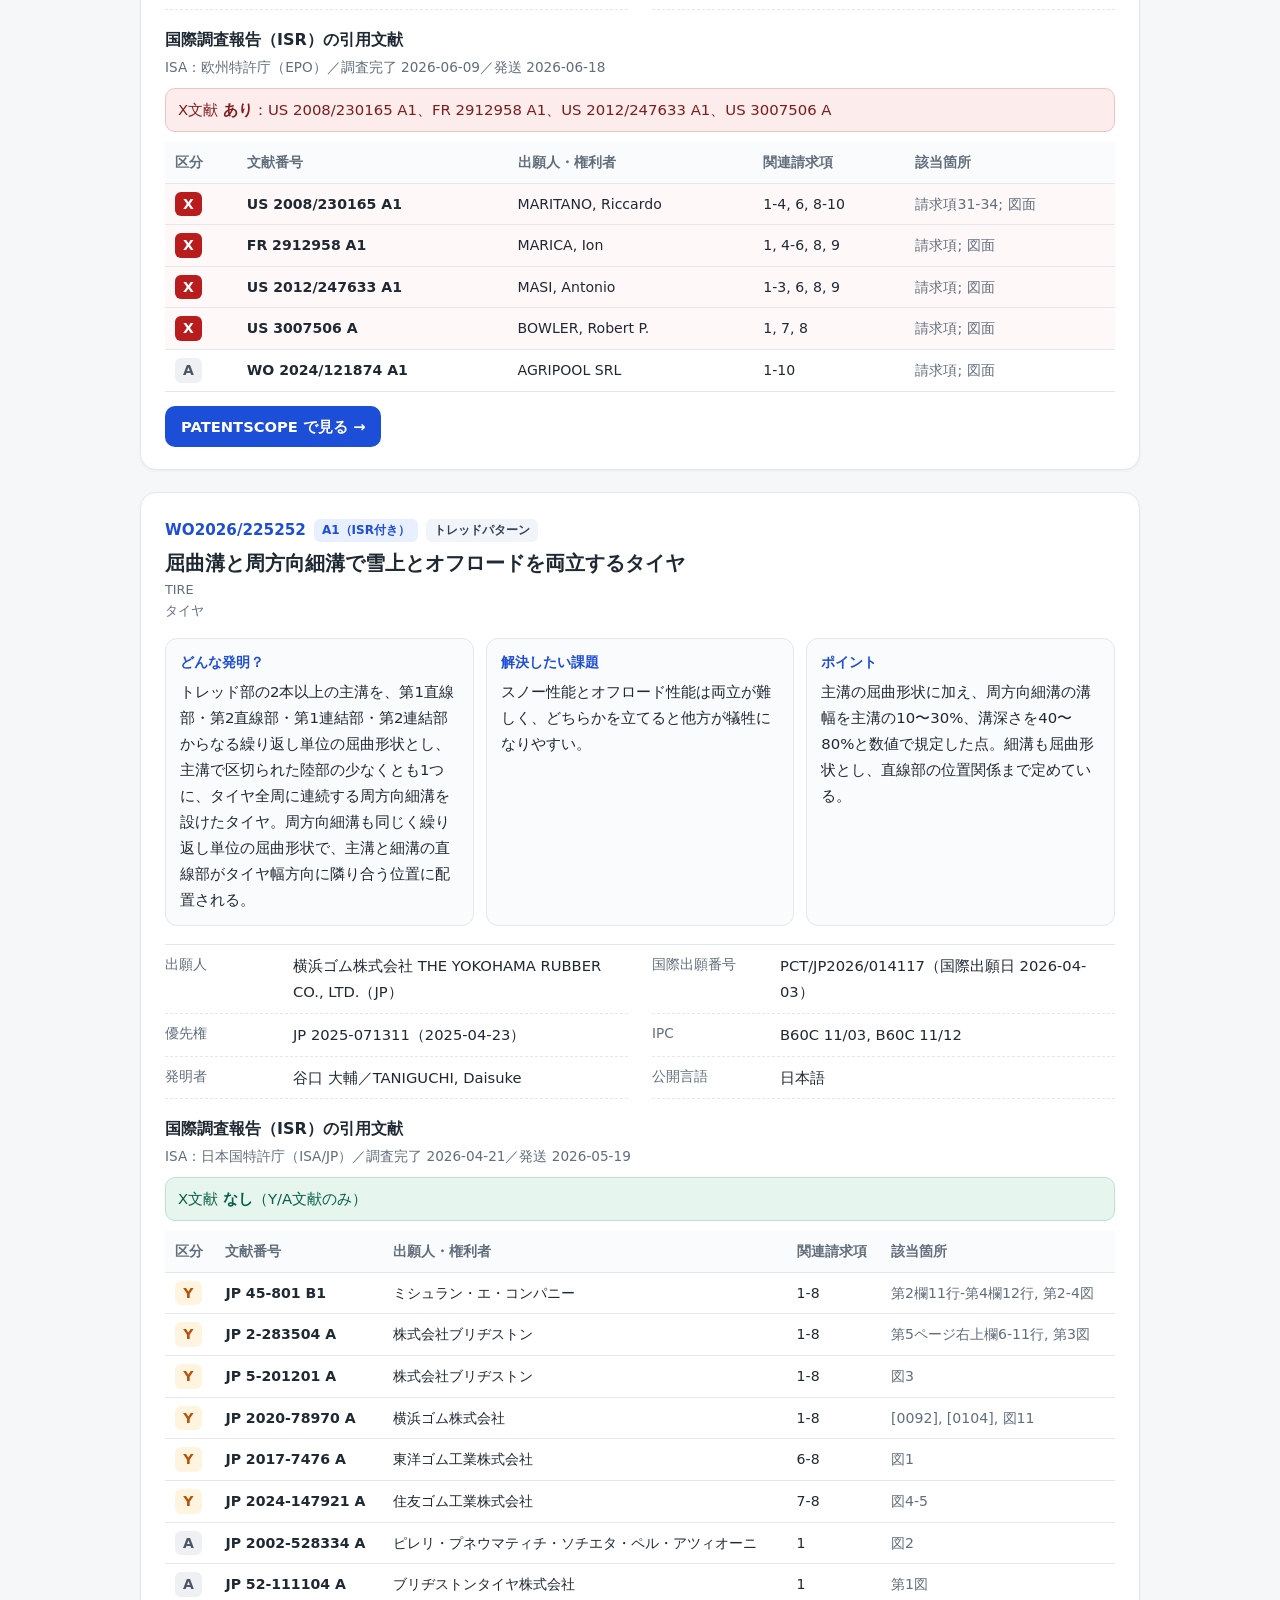
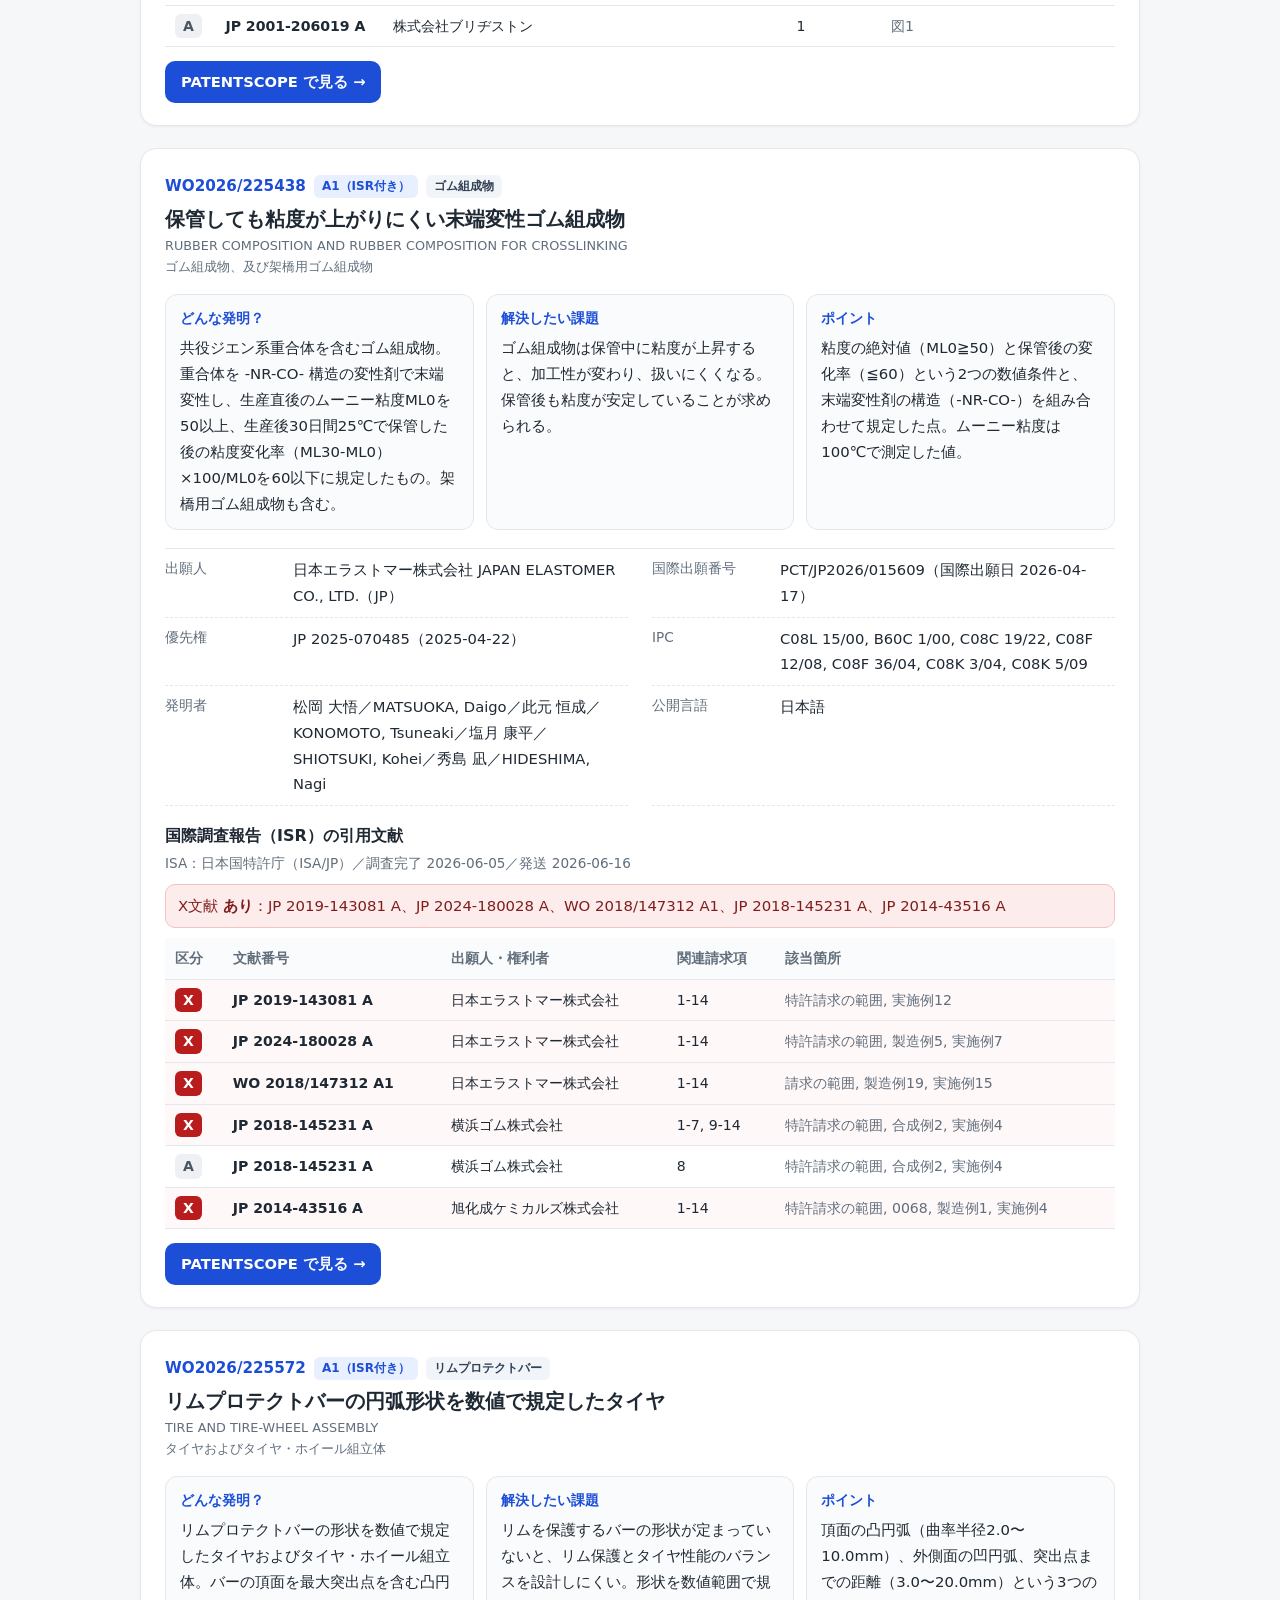
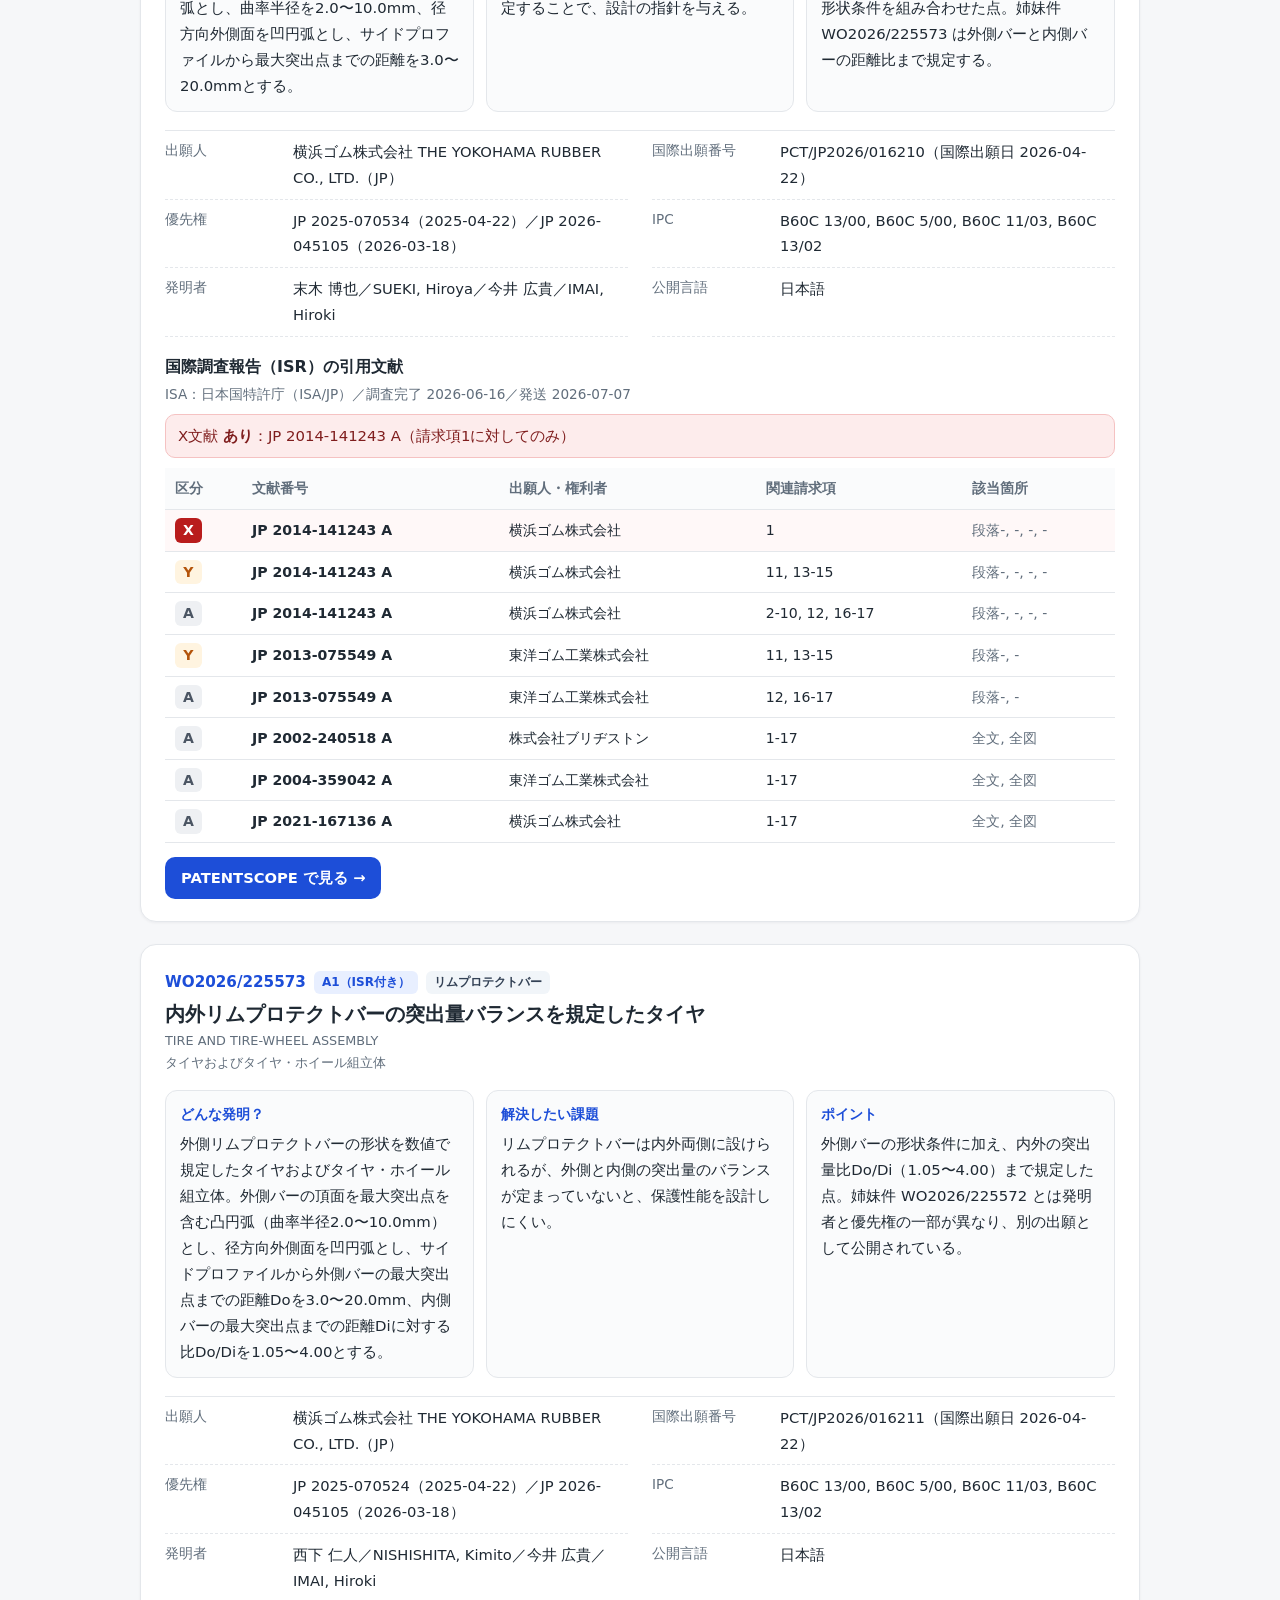
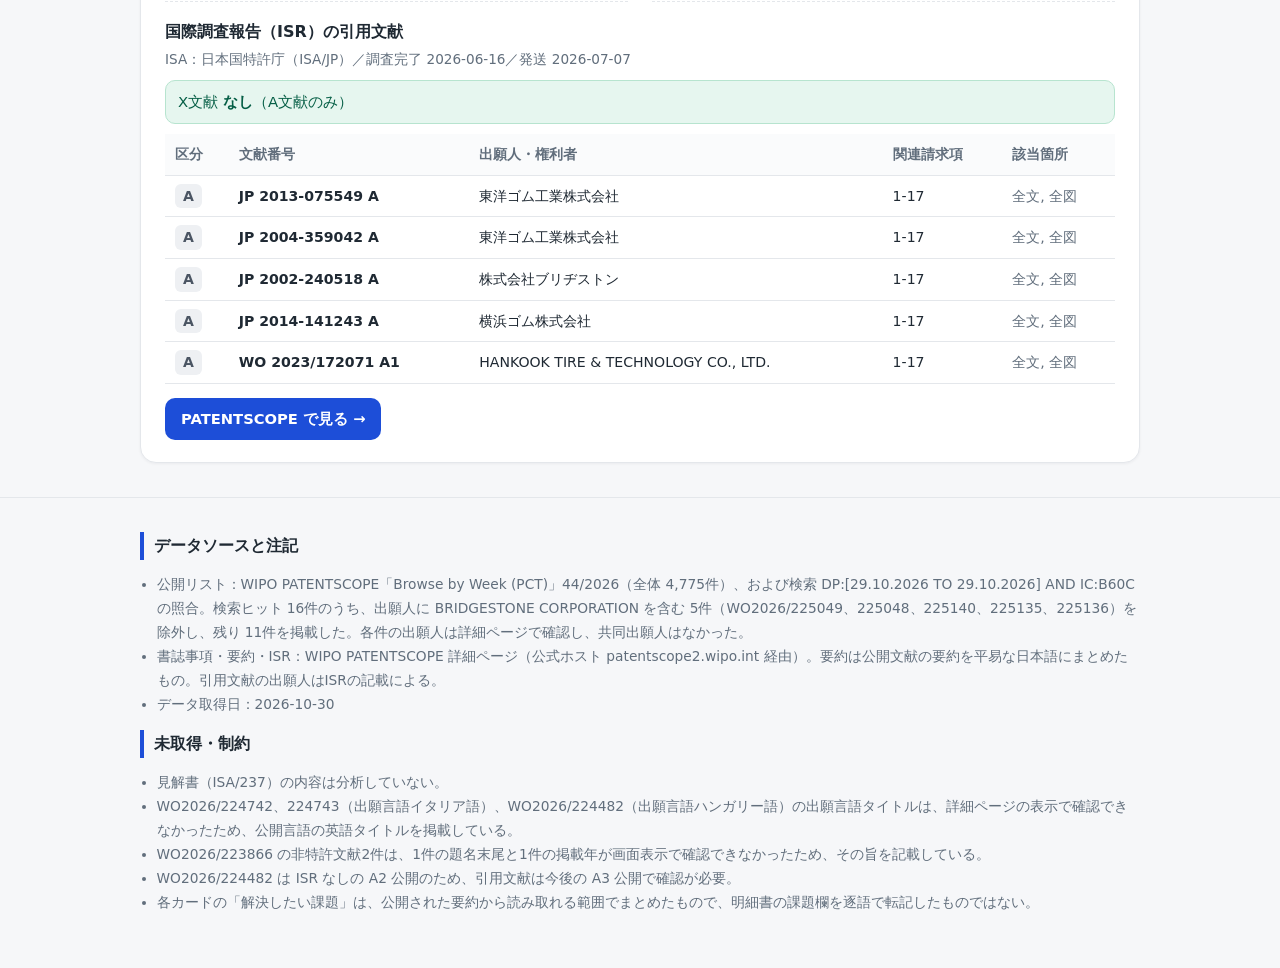
<file: weeks/2026-44/index.html>
<!DOCTYPE html>
<html lang="ja">
<head>
<meta charset="utf-8">
<meta name="viewport" content="width=device-width, initial-scale=1">
<title>B60C PCT国際公開ウォッチ（ブリヂストン除く） 2026年第44週</title>
<meta name="description" content="ブリヂストン関連を除く全出願人のIPC B60Cを含むPCT国際公開（2026年10月29日公開、WIPO公報 44/2026）11件の要約と国際調査報告のX文献">
<link rel="stylesheet" href="../../assets/style.css">
</head>
<body>
<header class="top"><div class="wrap">
  <a href="../../" style="display:inline-block;color:#fff;opacity:.9;font-size:.88rem;text-decoration:none;margin-bottom:6px">← 一覧へ</a>
  <div class="eyebrow">EXCLUDING BRIDGESTONE · IPC B60C · PCT PUBLICATION WATCH</div>
  <h1>B60C PCT国際公開ウォッチ（ブリヂストン除く） 2026年第44週</h1>
  <p>国際公開日：2026年10月29日（WIPO PCT公報 44/2026）</p>
  <div class="pills"><span class="pill">全 11件</span><span class="pill">X文献あり 8件</span></div>
</div></header>
<main class="wrap">
  <h2>一覧</h2>
  <div class="panel tw"><table class="st">
    <thead><tr><th>WO番号</th><th>出願人</th><th>発明の名称</th><th>X文献の有無</th><th>X文献の出願人</th></tr></thead>
    <tbody>
      <tr><td><a href="#WO2026223672">WO2026/223672</a></td><td>LIU, Zhu（個人）</td><td>弾性フォームの胎芯でパンクに備えるタイヤと車両<div class="sub">PUNCTURE-RESISTANT TIRE AND VEHICLE</div></td><td><span class="badge bx">あり（3件）</span></td><td>張慶華<br>劉順舟<br>SANDSTROMら</td></tr>
      <tr><td><a href="#WO2026223865">WO2026/223865</a></td><td>SCHENCK ROTEC GMBH</td><td>バルブをホイールリムへ自動で組み付ける方法<div class="sub">METHOD FOR ASSEMBLING VALVES INTO WHEEL RIMS</div></td><td><span class="badge bx">あり（3件）</span></td><td>ANDROID IND<br>MONDRUSOVら<br>DURR PRODUCTION SYSTEMS</td></tr>
      <tr><td><a href="#WO2026223866">WO2026/223866</a></td><td>SCHENCK ROTEC GMBH</td><td>バルブ孔の形状を捉えてバルブを自動装着するロボット用ツール<div class="sub">TOOL FOR AN ASSEMBLY ROBOT</div></td><td><span class="badge bx">あり（3件）</span></td><td>MONDRUSOVら<br>Jinら（非特許文献）<br>Ammonら（非特許文献）</td></tr>
      <tr><td><a href="#WO2026224443">WO2026/224443</a></td><td>STELLANTIS AUTO SAS</td><td>車輪交換を検知して周長を求める方法と装置<div class="sub">METHOD AND DEVICE FOR DETERMINING A CIRCUMFERENCE OF A WHEEL MOUNTED ON A VEHICLE</div></td><td><span class="badge bx">あり（1件）</span></td><td>VALEO SCHALTER &amp; SENSOREN</td></tr>
      <tr><td><a href="#WO2026224482">WO2026/224482</a></td><td>EÖTVÖS LORÁND TUDOMÁNYEGYETEM</td><td>内圧に左右されずタイヤと路面の摩擦係数を推定する方法<div class="sub">METHOD FOR PRESSURE-INDEPENDENT ESTIMATION OF THE TYRE-ROAD ADHESION/FRICTION COEFFICIENT</div></td><td><span class="badge bn">なし（ISRなし）</span></td><td>—</td></tr>
      <tr><td><a href="#WO2026224742">WO2026/224742</a></td><td>AGRIPOOL SRL</td><td>突起ネット付きバンド型滑り止め装置とその製造方法<div class="sub">ANTI-SLIP DEVICE FOR WHEELS OF A VEHICLE AND RELATED PROCESS FOR ITS MANUFACTURE</div></td><td><span class="badge bx">あり（5件）</span></td><td>MARITANO<br>MARICA<br>MASI<br>BOWLER<br>AGRIPOOL SRL</td></tr>
      <tr><td><a href="#WO2026224743">WO2026/224743</a></td><td>AGRIPOOL SRL</td><td>突起で区切ったバンド型の車輪用滑り止め装置<div class="sub">ANTI-SLIP DEVICE FOR WHEELS OF A VEHICLE</div></td><td><span class="badge bx">あり（4件）</span></td><td>MARITANO<br>MARICA<br>MASI<br>BOWLER</td></tr>
      <tr><td><a href="#WO2026225252">WO2026/225252</a></td><td>横浜ゴム株式会社</td><td>屈曲溝と周方向細溝で雪上とオフロードを両立するタイヤ<div class="sub">TIRE</div></td><td><span class="badge bn">なし</span></td><td>—</td></tr>
      <tr><td><a href="#WO2026225438">WO2026/225438</a></td><td>日本エラストマー株式会社</td><td>保管しても粘度が上がりにくい末端変性ゴム組成物<div class="sub">RUBBER COMPOSITION AND RUBBER COMPOSITION FOR CROSSLINKING</div></td><td><span class="badge bx">あり（5件）</span></td><td>日本エラストマー<br>横浜ゴム<br>旭化成ケミカルズ</td></tr>
      <tr><td><a href="#WO2026225572">WO2026/225572</a></td><td>横浜ゴム株式会社</td><td>リムプロテクトバーの円弧形状を数値で規定したタイヤ<div class="sub">TIRE AND TIRE-WHEEL ASSEMBLY</div></td><td><span class="badge bx">あり（1件）</span></td><td>横浜ゴム</td></tr>
      <tr><td><a href="#WO2026225573">WO2026/225573</a></td><td>横浜ゴム株式会社</td><td>内外リムプロテクトバーの突出量バランスを規定したタイヤ<div class="sub">TIRE AND TIRE-WHEEL ASSEMBLY</div></td><td><span class="badge bn">なし</span></td><td>—</td></tr>
    </tbody>
  </table></div>
  <p class="legend">X＝その文献だけで新規性・進歩性が否定されうる文献／Y＝他の文献と組み合わせると進歩性が否定されうる文献／A＝一般的な技術水準を示す文献（ISRの区分）。</p>
  <div class="panel" style="padding:14px 18px;margin-top:16px">
    <p style="margin:0;font-size:.92rem">抽出メモ：同日公開の IPC B60C の PCT 公開は 16件で、うち出願人に BRIDGESTONE CORPORATION を含む 5件（WO2026/225049、225048、225140、225135、225136）を除外し、残り 11件を掲載しています。出願人別の件数は、横浜ゴム 3件、AGRIPOOL SRL 2件、SCHENCK ROTEC GMBH 2件、LIU, Zhu（個人）・STELLANTIS AUTO SAS・日本エラストマー・EÖTVÖS LORÁND TUDOMÁNYEGYETEM 各1件です。</p>
  </div>

  <div class="cards">
<article class="card" id="WO2026223672">
  <header class="card-h">
    <div class="wo">WO2026/223672 <span class="kind">A1（ISR付き）</span> <span class="tag">パンク耐性タイヤ</span></div>
    <h3>弾性フォームの胎芯でパンクに備えるタイヤと車両</h3>
    <div class="sub">PUNCTURE-RESISTANT TIRE AND VEHICLE</div>
    <div class="sub">防扎胎和车辆</div>
  </header>
  <section class="sums"><div class="sum"><h4>どんな発明？</h4><p>ゴム胎体の内側に、弾性のある閉孔フォーム製の胎芯を套せ、胎体と胎芯の間に接着層を設けたパンク耐性タイヤと、それを用いた車両。胎芯がタイヤ壁を厚く支える構造になっている。</p></div><div class="sum"><h4>解決したい課題</h4><p>従来のパンク耐性タイヤで使われる自己修復接着剤は、流動することでタイヤの動バランスを悪化させる問題があった。また、側壁のパンクによる空気漏れも課題だった。</p></div><div class="sum"><h4>ポイント</h4><p>流動する接着剤に頼らず、フォーム製の胎芯そのもので支える方式に切り替えた点。胎体と胎芯を接着層で密着させることで、側壁パンク時の空気漏れにも備える。</p></div></section>
  <dl class="meta">
    <div><dt>出願人</dt><dd>刘柱／LIU, Zhu（CN、個人）</dd></div>
    <div><dt>国際出願番号</dt><dd>PCT/CN2026/092176（国際出願日 2026-04-22）</dd></div>
    <div><dt>優先権</dt><dd>CN 202520783816.X（2025-04-23）</dd></div>
    <div><dt>IPC</dt><dd>B60C 19/12, B60C 17/10, B60C 7/00</dd></div>
    <div><dt>発明者</dt><dd>刘柱／LIU, Zhu</dd></div>
    <div><dt>公開言語</dt><dd>中国語</dd></div>
  </dl>
  <section class="isr">
    <h4>国際調査報告（ISR）の引用文献</h4>
    <p class="isrmeta">ISA：中国国家知識産権局（CNIPA）／調査完了 2026-06-17／発送 2026-07-02</p>
    <div class="verdict vx">X文献 <b>あり</b>：CN 206690803 U、CN 2723237 Y、US 2007/056670 A1</div>
    <div class="tw"><table class="ct"><thead><tr><th>区分</th><th>文献番号</th><th>出願人・権利者</th><th>関連請求項</th><th>該当箇所</th></tr></thead><tbody>
    <tr class="cX"><td><span class="cat catX">X</span></td><td class="num">CN 206690803 U</td><td>张庆华</td><td>1-3, 10</td><td class="sub2">说明书第0022-0031段, 图3</td></tr>
    <tr><td><span class="cat catY">Y</span></td><td class="num">CN 206690803 U</td><td>张庆华</td><td>4-9</td><td class="sub2">说明书第0022-0031段, 图3</td></tr>
    <tr><td><span class="cat catY">Y</span></td><td class="num">CN 208324774 U</td><td>青岛富耐特矿业科技有限公司</td><td>4-9</td><td class="sub2">说明书第0030-0042段, 图1-2</td></tr>
    <tr><td><span class="cat catY">Y</span></td><td class="num">KR 2014/0137984 A</td><td>BAEK, Kyung Nan</td><td>9</td><td class="sub2">说明书第0144-0147段, 图9</td></tr>
    <tr class="cX"><td><span class="cat catX">X</span></td><td class="num">CN 2723237 Y</td><td>刘顺舟</td><td>1-8, 10</td><td class="sub2">说明书的具体实施方式, 图1</td></tr>
    <tr><td><span class="cat catY">Y</span></td><td class="num">CN 2723237 Y</td><td>刘顺舟</td><td>9</td><td class="sub2">说明书的具体实施方式, 图1</td></tr>
    <tr class="cX"><td><span class="cat catX">X</span></td><td class="num">US 2007/056670 A1</td><td>SANDSTROM, Paul H. ら</td><td>1-8, 10</td><td class="sub2">说明书第0029-0051段, 图1-8</td></tr>
    <tr><td><span class="cat catY">Y</span></td><td class="num">US 2007/056670 A1</td><td>SANDSTROM, Paul H. ら</td><td>9</td><td class="sub2">说明书第0029-0051段, 图1-8</td></tr>
    </tbody></table></div>
  </section>
  <a class="btn" href="https://patentscope.wipo.int/search/en/detail.jsf?docId=WO2026223672" target="_blank" rel="noopener">PATENTSCOPE で見る →</a>
</article>

<article class="card" id="WO2026223865">
  <header class="card-h">
    <div class="wo">WO2026/223865 <span class="kind">A1（ISR付き）</span> <span class="tag">バルブ自動組立</span></div>
    <h3>バルブをホイールリムへ自動で組み付ける方法</h3>
    <div class="sub">METHOD FOR ASSEMBLING VALVES INTO WHEEL RIMS</div>
    <div class="sub">VERFAHREN ZUR MONTAGE VON VENTILEN IN RADFELGEN</div>
  </header>
  <section class="sums"><div class="sum"><h4>どんな発明？</h4><p>ホイールリムのバルブ孔へバルブを自動で組み付ける方法。リムを組立ステーションの所定位置に供給し、第1組立ロボットが受渡し位置からバルブを取り上げ、センサでバルブ孔の位置と形状を把握して挿入し、第2ロボットが固定・締結などの後工程を行い、完成したリムを搬出する。</p></div><div class="sum"><h4>解決したい課題</h4><p>バルブの組付けは、リムごとに異なるバルブ孔の位置・形状に合わせる必要があり、手作業や固定治具だけでは自動化しにくい。</p></div><div class="sum"><h4>ポイント</h4><p>ロボット上のセンサでバルブ孔の位置と形状をその場で検出してから挿入する流れと、挿入と後工程を2台のロボットで分担する構成。供給から搬出までを一連の自動工程としている。</p></div></section>
  <dl class="meta">
    <div><dt>出願人</dt><dd>SCHENCK ROTEC GMBH（DE）</dd></div>
    <div><dt>国際出願番号</dt><dd>PCT/DE2026/100527（国際出願日 2026-04-23）</dd></div>
    <div><dt>優先権</dt><dd>DE 10 2025 115 727.8（2025-04-23）</dd></div>
    <div><dt>IPC</dt><dd>B60C 25/18, B25J 15/00, B62D 65/12, G05B 19/402</dd></div>
    <div><dt>発明者</dt><dd>PEINELT, Andreas／RIEDEL, Martin／JUNG, Alexander</dd></div>
    <div><dt>公開言語</dt><dd>ドイツ語</dd></div>
  </dl>
  <section class="isr">
    <h4>国際調査報告（ISR）の引用文献</h4>
    <p class="isrmeta">ISA：欧州特許庁（EPO）／調査完了 2026-05-27／発送 2026-06-09</p>
    <div class="verdict vx">X文献 <b>あり</b>：US 11472240 B2、US 2005/262692 A1、CA 2521351 A1</div>
    <div class="tw"><table class="ct"><thead><tr><th>区分</th><th>文献番号</th><th>出願人・権利者</th><th>関連請求項</th><th>該当箇所</th></tr></thead><tbody>
    <tr class="cX"><td><span class="cat catX">X</span></td><td class="num">US 11472240 B2</td><td>ANDROID IND LLC</td><td>1-9, 11-23, 25, 26</td><td class="sub2">第13欄15行-第14欄3行; 請求項; 図面</td></tr>
    <tr><td><span class="cat catA">A</span></td><td class="num">US 11472240 B2</td><td>ANDROID IND LLC</td><td>10, 24</td><td class="sub2">第13欄15行-第14欄3行; 請求項; 図面</td></tr>
    <tr class="cX"><td><span class="cat catX">X</span></td><td class="num">US 2005/262692 A1</td><td>MONDRUSOV, Eugene M. ら</td><td>1-4, 6-9, 11-20, 22, 23, 25, 26</td><td class="sub2">段落[0029]-[0036]; 請求項; 図面</td></tr>
    <tr><td><span class="cat catA">A</span></td><td class="num">US 2005/262692 A1</td><td>MONDRUSOV, Eugene M. ら</td><td>5, 10, 21, 24</td><td class="sub2">段落[0029]-[0036]; 請求項; 図面</td></tr>
    <tr class="cX"><td><span class="cat catX">X</span></td><td class="num">CA 2521351 A1</td><td>DURR PRODUCTION SYSTEMS INC</td><td>1, 14</td><td class="sub2">請求項; 図面</td></tr>
    </tbody></table></div>
  </section>
  <a class="btn" href="https://patentscope.wipo.int/search/en/detail.jsf?docId=WO2026223865" target="_blank" rel="noopener">PATENTSCOPE で見る →</a>
</article>

<article class="card" id="WO2026223866">
  <header class="card-h">
    <div class="wo">WO2026/223866 <span class="kind">A1（ISR付き）</span> <span class="tag">組立ロボット用ツール</span></div>
    <h3>バルブ孔の形状を捉えてバルブを自動装着するロボット用ツール</h3>
    <div class="sub">TOOL FOR AN ASSEMBLY ROBOT</div>
    <div class="sub">WERKZEUG FÜR EINEN MONTAGEROBOTER</div>
  </header>
  <section class="sums"><div class="sum"><h4>どんな発明？</h4><p>ホイールリムのバルブ孔へバルブを自動装着するための組立ロボット用ツール。バルブを把持して孔へ挿入する把持装置と、リムに対するバルブ孔の形状データを捉えるセンサ装置を備え、ロボットアームの先端に着脱できる。</p></div><div class="sum"><h4>解決したい課題</h4><p>バルブ孔の位置・形状はリムごとにばらつくため、把持と挿入だけのツールでは孔に正しく装着できない。孔の形状情報を取得できる仕組みが必要になる。</p></div><div class="sum"><h4>ポイント</h4><p>把持・挿入装置とセンサ装置を1つのツールにまとめ、ロボットアーム先端に着脱可能とした点。各装置をバルブ孔に対して位置決めして機能させる構成になっている。</p></div></section>
  <dl class="meta">
    <div><dt>出願人</dt><dd>SCHENCK ROTEC GMBH（DE）</dd></div>
    <div><dt>国際出願番号</dt><dd>PCT/DE2026/100528（国際出願日 2026-04-23）</dd></div>
    <div><dt>優先権</dt><dd>DE 10 2025 115 725.1（2025-04-23）</dd></div>
    <div><dt>IPC</dt><dd>B60C 25/18, B25J 9/16, B25J 15/00, B23P 19/04</dd></div>
    <div><dt>発明者</dt><dd>PEINELT, Andreas／RIEDEL, Martin／JUNG, Alexander</dd></div>
    <div><dt>公開言語</dt><dd>ドイツ語</dd></div>
  </dl>
  <section class="isr">
    <h4>国際調査報告（ISR）の引用文献</h4>
    <p class="isrmeta">ISA：欧州特許庁（EPO）／調査完了 2026-06-10／発送 2026-06-23</p>
    <div class="verdict vx">X文献 <b>あり</b>：US 2005/262692 A1、非特許文献2件（Jinら、Ammonら）</div>
    <div class="tw"><table class="ct"><thead><tr><th>区分</th><th>文献番号</th><th>出願人・権利者</th><th>関連請求項</th><th>該当箇所</th></tr></thead><tbody>
    <tr class="cX"><td><span class="cat catX">X</span></td><td class="num">US 2005/262692 A1</td><td>MONDRUSOV, Eugene M. ら</td><td>1-7, 9-14</td><td class="sub2">段落[0034], [0038], [0039]; 請求項; 図面</td></tr>
    <tr><td><span class="cat catY">Y</span></td><td class="num">US 2005/262692 A1</td><td>MONDRUSOV, Eugene M. ら</td><td>8</td><td class="sub2">段落[0034], [0038], [0039]; 請求項; 図面</td></tr>
    <tr class="cX"><td><span class="cat catX">X</span></td><td class="num">非特許文献（XP002822030）</td><td>Jin, Piaopiao／Huang, Bidan／Lee, Wang Wei（IEEE論文。題名の末尾は画面表示で確認できず）</td><td>1, 7, 8</td><td class="sub2">全文（https://ieeexplore.ieee.org/document/10476678）</td></tr>
    <tr><td><span class="cat catY">Y</span></td><td class="num">非特許文献（XP002822030）</td><td>Jin, Piaopiao／Huang, Bidan／Lee, Wang Wei</td><td>8</td><td class="sub2">全文</td></tr>
    <tr class="cX"><td><span class="cat catX">X</span></td><td class="num">非特許文献（XP002822031）</td><td>Ammon, Daniel／Engelhardt, Helmut／Fink, Tobias「Meisterschaft der Maschinen: RoboCup@Work」（掲載年は画面表示で確認できず）</td><td>1, 4, 7, 8, 14</td><td class="sub2">全文</td></tr>
    </tbody></table></div>
  </section>
  <a class="btn" href="https://patentscope.wipo.int/search/en/detail.jsf?docId=WO2026223866" target="_blank" rel="noopener">PATENTSCOPE で見る →</a>
</article>
<article class="card" id="WO2026224443">
  <header class="card-h">
    <div class="wo">WO2026/224443 <span class="kind">A1（ISR付き）</span> <span class="tag">車輪周長計測</span></div>
    <h3>車輪交換を検知して周長を求める方法と装置</h3>
    <div class="sub">METHOD AND DEVICE FOR DETERMINING A CIRCUMFERENCE OF A WHEEL MOUNTED ON A VEHICLE</div>
    <div class="sub">PROCÉDÉ ET DISPOSITIF DE DÉTERMINATION D'UNE CIRCONFÉRENCE D'UNE ROUE EMBARQUÉE DANS UN VÉHICULE</div>
  </header>
  <section class="sums"><div class="sum"><h4>どんな発明？</h4><p>車両に装着された車輪・タイヤの周長または外径を求める方法と装置。車輪の有無を検知するセンサと、画面・ボタン群からなるヒューマンマシンインタフェースを備える。車輪交換を検知すると、画面に車輪サイズを表す図形群を表示し、利用者が選んだボタンに対応するサイズから周長を決める。</p></div><div class="sum"><h4>解決したい課題</h4><p>車輪を交換すると周長が変わり、速度や走行距離などの車両側の計算がずれる。交換後の車輪サイズを車両側で正しく把握する必要がある。</p></div><div class="sum"><h4>ポイント</h4><p>車輪交換の検知をきっかけに、画面上でサイズを選ばせる手順とした点。センサによる検知と、図形・ボタンによる利用者の選択を組み合わせて周長を決定する。</p></div></section>
  <dl class="meta">
    <div><dt>出願人</dt><dd>STELLANTIS AUTO SAS（FR）</dd></div>
    <div><dt>国際出願番号</dt><dd>PCT/FR2026/000065（国際出願日 2026-03-20）</dd></div>
    <div><dt>優先権</dt><dd>FR 2504262（2025-04-22）</dd></div>
    <div><dt>IPC</dt><dd>B60W 40/12, B60C 11/24, B60K 35/00, B60K 35/10, B60K 35/22, B60W 50/14</dd></div>
    <div><dt>発明者</dt><dd>AFRIAD, Idriss／TLEMCANI, Moad／OUMRI, Mohamed／IBNORACHID, Zakaria／LEMTIRIF, Issam</dd></div>
    <div><dt>公開言語</dt><dd>フランス語</dd></div>
  </dl>
  <section class="isr">
    <h4>国際調査報告（ISR）の引用文献</h4>
    <p class="isrmeta">ISA：欧州特許庁（EPO）／調査完了 2026-07-10／発送 2026-07-27</p>
    <div class="verdict vx">X文献 <b>あり</b>：DE 102017116248 A1（請求項8に対してのみ）</div>
    <div class="tw"><table class="ct"><thead><tr><th>区分</th><th>文献番号</th><th>出願人・権利者</th><th>関連請求項</th><th>該当箇所</th></tr></thead><tbody>
    <tr class="cX"><td><span class="cat catX">X</span></td><td class="num">DE 102017116248 A1</td><td>VALEO SCHALTER &amp; SENSOREN GMBH</td><td>8</td><td class="sub2">全文</td></tr>
    <tr><td><span class="cat catA">A</span></td><td class="num">DE 102017116248 A1</td><td>VALEO SCHALTER &amp; SENSOREN GMBH</td><td>1-7, 9, 10</td><td class="sub2">全文</td></tr>
    <tr><td><span class="cat catA">A</span></td><td class="num">WO 2007/140257 A2</td><td>LOGANSPORT MATSUMOTO COMPANY I ら</td><td>1-10</td><td class="sub2">全文</td></tr>
    <tr><td><span class="cat catA">A</span></td><td class="num">FR 3147993 A1</td><td>PSA AUTOMOBILES SA</td><td>1-10</td><td class="sub2">全文</td></tr>
    <tr><td><span class="cat catA">A</span></td><td class="num">US 2023/211793 A1</td><td>MOSHER, Kendall J. ら</td><td>1-10</td><td class="sub2">全文</td></tr>
    <tr><td><span class="cat catA">A</span></td><td class="num">DE 102012000213 A1</td><td>VOLKSWAGEN AG</td><td>1-10</td><td class="sub2">全文</td></tr>
    </tbody></table></div>
  </section>
  <a class="btn" href="https://patentscope.wipo.int/search/en/detail.jsf?docId=WO2026224443" target="_blank" rel="noopener">PATENTSCOPE で見る →</a>
</article>

<article class="card" id="WO2026224482">
  <header class="card-h">
    <div class="wo">WO2026/224482 <span class="kind">A2（ISRなし）</span> <span class="tag">摩擦係数推定</span></div>
    <h3>内圧に左右されずタイヤと路面の摩擦係数を推定する方法</h3>
    <div class="sub">METHOD FOR PRESSURE-INDEPENDENT ESTIMATION OF THE TYRE-ROAD ADHESION/FRICTION COEFFICIENT</div>
    <div class="sub">（出願言語ハンガリー語のタイトルは詳細ページの表示で確認できず）</div>
  </header>
  <section class="sums"><div class="sum"><h4>どんな発明？</h4><p>タイヤと路面の間の付着／摩擦係数を、タイヤ内圧に依存しない形で推定する方法。走行中の車両のタイヤ内面に取り付けた4チャンネルのピエゾ抵抗式力センサで、異なる内圧での生データ信号を計測・記録し、タイヤ1回転ごとに区切った時系列を3つのLSTMニューラルネットワークに入力して、接地点に働くX・Y・Z方向の力成分の平均値を推定し、そこから摩擦係数を求める。</p></div><div class="sum"><h4>解決したい課題</h4><p>タイヤの変形やセンサ被覆の非線形な歪みの影響で、内圧が変わると摩擦係数の推定がぶれやすい。内圧に依存しない推定が求められる。</p></div><div class="sum"><h4>ポイント</h4><p>センサ被覆の変形による非線形歪みを機械学習で補償する点と、1回転ごとの力成分から摩擦係数を算出する流れ。破損防止被覆付きのセンサをタイヤ内面に装着する構成も特徴。</p></div></section>
  <dl class="meta">
    <div><dt>出願人</dt><dd>EÖTVÖS LORÁND TUDOMÁNYEGYETEM（HU）</dd></div>
    <div><dt>国際出願番号</dt><dd>PCT/HU2026/050036（国際出願日 2026-04-20）</dd></div>
    <div><dt>優先権</dt><dd>HU P2500130（2025-04-25）</dd></div>
    <div><dt>IPC</dt><dd>B60W 40/068, B60C 23/06, G01L 5/162, G01M 17/02, G01N 19/02, G06N 3/0442, G06N 3/02</dd></div>
    <div><dt>発明者</dt><dd>GALIGER, Gergő／SZABARI, Mátyás／KOVÁCS, Péter／DÓZSA, Tamás／SIMONYI, Ernő／SOUMELIDIS, Alexandros／NAGY, Attila／VOLK, János／RADÓ, János</dd></div>
    <div><dt>公開言語</dt><dd>英語（出願言語：ハンガリー語）</dd></div>
  </dl>
  <section class="isr">
    <h4>国際調査報告（ISR）の引用文献</h4>
    <p class="isrmeta">ISRなし（A2公開。詳細ページにISRタブがなく、ISA・引用文献は未掲載）</p>
    <div class="verdict vn">X文献 <b>なし</b>（ISR自体が付いていないため、引用文献の有無は今後のA3公開で確認が必要）</div>
  </section>
  <a class="btn" href="https://patentscope.wipo.int/search/en/detail.jsf?docId=WO2026224482" target="_blank" rel="noopener">PATENTSCOPE で見る →</a>
</article>

<article class="card" id="WO2026224742">
  <header class="card-h">
    <div class="wo">WO2026/224742 <span class="kind">A1（ISR付き）</span> <span class="tag">滑り止め装置・製造方法</span></div>
    <h3>突起ネット付きバンド型滑り止め装置とその製造方法</h3>
    <div class="sub">ANTI-SLIP DEVICE FOR WHEELS OF A VEHICLE AND RELATED PROCESS FOR ITS MANUFACTURE</div>
    <div class="sub">（出願言語イタリア語のタイトルは詳細ページの表示で確認できず）</div>
  </header>
  <section class="sums"><div class="sum"><h4>どんな発明？</h4><p>車輪のタイヤトレッドを覆う、可撓性でほぼ中実のバンド型滑り止め装置と、その製造方法。バンドの内面がトレッドに接し、締結系で車輪に固定する。バンド外面には放射状の突起（レリーフ）がネット状に設けられている。</p></div><div class="sum"><h4>解決したい課題</h4><p>雪道や凍結路でタイヤの滑りを抑える装置を、装着しやすく、かつ路面へのグリップが得られる構造にすること。</p></div><div class="sum"><h4>ポイント</h4><p>チェーンのような網目ではなく、ほぼ中実のバンド外面に突起のネットを設けた点。装置そのものに加え、関連する製造方法までを請求している（姉妹件 WO2026/224743 と同系統）。</p></div></section>
  <dl class="meta">
    <div><dt>出願人</dt><dd>AGRIPOOL SRL（IT）</dd></div>
    <div><dt>国際出願番号</dt><dd>PCT/IT2026/050076（国際出願日 2026-03-30）</dd></div>
    <div><dt>優先権</dt><dd>IT 102025000009237（2025-04-24）／IT 102025000009243（2025-04-24）</dd></div>
    <div><dt>IPC</dt><dd>B60C 27/18, D04B 21/04, D04B 21/06</dd></div>
    <div><dt>発明者</dt><dd>MARITANO, Riccardo</dd></div>
    <div><dt>公開言語</dt><dd>英語（出願言語：イタリア語）</dd></div>
  </dl>
  <section class="isr">
    <h4>国際調査報告（ISR）の引用文献</h4>
    <p class="isrmeta">ISA：欧州特許庁（EPO）／調査完了 2026-06-29／発送 2026-07-08</p>
    <div class="verdict vx">X文献 <b>あり</b>：US 2008/230165 A1、FR 2912958 A1、US 2012/247633 A1、US 3007506 A、WO 2024/121874 A1</div>
    <div class="tw"><table class="ct"><thead><tr><th>区分</th><th>文献番号</th><th>出願人・権利者</th><th>関連請求項</th><th>該当箇所</th></tr></thead><tbody>
    <tr class="cX"><td><span class="cat catX">X</span></td><td class="num">US 2008/230165 A1</td><td>MARITANO, Riccardo</td><td>1-4, 6, 8, 9, 11</td><td class="sub2">請求項31-34; 図面</td></tr>
    <tr class="cX"><td><span class="cat catX">X</span></td><td class="num">FR 2912958 A1</td><td>MARICA, Ion</td><td>1, 4-6, 8, 9</td><td class="sub2">請求項; 図面</td></tr>
    <tr class="cX"><td><span class="cat catX">X</span></td><td class="num">US 2012/247633 A1</td><td>MASI, Antonio</td><td>1-3, 6, 8, 9</td><td class="sub2">請求項; 図面</td></tr>
    <tr class="cX"><td><span class="cat catX">X</span></td><td class="num">US 3007506 A</td><td>BOWLER, Robert P.</td><td>1, 7, 8</td><td class="sub2">請求項; 図面</td></tr>
    <tr class="cX"><td><span class="cat catX">X</span></td><td class="num">WO 2024/121874 A1</td><td>AGRIPOOL SRL</td><td>1-11</td><td class="sub2">10, 12ページ; 請求項; 図面</td></tr>
    </tbody></table></div>
  </section>
  <a class="btn" href="https://patentscope.wipo.int/search/en/detail.jsf?docId=WO2026224742" target="_blank" rel="noopener">PATENTSCOPE で見る →</a>
</article>
<article class="card" id="WO2026224743">
  <header class="card-h">
    <div class="wo">WO2026/224743 <span class="kind">A1（ISR付き）</span> <span class="tag">滑り止め装置</span></div>
    <h3>突起で区切ったバンド型の車輪用滑り止め装置</h3>
    <div class="sub">ANTI-SLIP DEVICE FOR WHEELS OF A VEHICLE</div>
    <div class="sub">（出願言語イタリア語のタイトルは詳細ページの表示で確認できず）</div>
  </header>
  <section class="sums"><div class="sum"><h4>どんな発明？</h4><p>車輪のタイヤトレッドを覆う、ほぼ中実の可撓性バンドと、車輪への締結系を備えた滑り止め装置。バンド外面には高さ0.5mm以上の突起が多数設けられ、外面を2mm以上50mm以下の区画に分けている。</p></div><div class="sum"><h4>解決したい課題</h4><p>雪道や凍結路での滑りを抑えつつ、装着が簡単で、走行中にずれにくい滑り止め装置が求められる。</p></div><div class="sum"><h4>ポイント</h4><p>バンドをほぼ中実とし、外面の突起の高さ（0.5mm以上）と区画の大きさ（2〜50mm）を数値で規定した点。姉妹件 WO2026/224742 は同系統の装置に製造方法を加えたもの。</p></div></section>
  <dl class="meta">
    <div><dt>出願人</dt><dd>AGRIPOOL SRL（IT）</dd></div>
    <div><dt>国際出願番号</dt><dd>PCT/IT2026/050077（国際出願日 2026-03-30）</dd></div>
    <div><dt>優先権</dt><dd>IT 102025000009237（2025-04-24）／IT 102025000009243（2025-04-24）</dd></div>
    <div><dt>IPC</dt><dd>B60C 27/18, D04B 21/04, D04B 21/06</dd></div>
    <div><dt>発明者</dt><dd>MARITANO, Riccardo</dd></div>
    <div><dt>公開言語</dt><dd>英語（出願言語：イタリア語）</dd></div>
  </dl>
  <section class="isr">
    <h4>国際調査報告（ISR）の引用文献</h4>
    <p class="isrmeta">ISA：欧州特許庁（EPO）／調査完了 2026-06-09／発送 2026-06-18</p>
    <div class="verdict vx">X文献 <b>あり</b>：US 2008/230165 A1、FR 2912958 A1、US 2012/247633 A1、US 3007506 A</div>
    <div class="tw"><table class="ct"><thead><tr><th>区分</th><th>文献番号</th><th>出願人・権利者</th><th>関連請求項</th><th>該当箇所</th></tr></thead><tbody>
    <tr class="cX"><td><span class="cat catX">X</span></td><td class="num">US 2008/230165 A1</td><td>MARITANO, Riccardo</td><td>1-4, 6, 8-10</td><td class="sub2">請求項31-34; 図面</td></tr>
    <tr class="cX"><td><span class="cat catX">X</span></td><td class="num">FR 2912958 A1</td><td>MARICA, Ion</td><td>1, 4-6, 8, 9</td><td class="sub2">請求項; 図面</td></tr>
    <tr class="cX"><td><span class="cat catX">X</span></td><td class="num">US 2012/247633 A1</td><td>MASI, Antonio</td><td>1-3, 6, 8, 9</td><td class="sub2">請求項; 図面</td></tr>
    <tr class="cX"><td><span class="cat catX">X</span></td><td class="num">US 3007506 A</td><td>BOWLER, Robert P.</td><td>1, 7, 8</td><td class="sub2">請求項; 図面</td></tr>
    <tr><td><span class="cat catA">A</span></td><td class="num">WO 2024/121874 A1</td><td>AGRIPOOL SRL</td><td>1-10</td><td class="sub2">請求項; 図面</td></tr>
    </tbody></table></div>
  </section>
  <a class="btn" href="https://patentscope.wipo.int/search/en/detail.jsf?docId=WO2026224743" target="_blank" rel="noopener">PATENTSCOPE で見る →</a>
</article>

<article class="card" id="WO2026225252">
  <header class="card-h">
    <div class="wo">WO2026/225252 <span class="kind">A1（ISR付き）</span> <span class="tag">トレッドパターン</span></div>
    <h3>屈曲溝と周方向細溝で雪上とオフロードを両立するタイヤ</h3>
    <div class="sub">TIRE</div>
    <div class="sub">タイヤ</div>
  </header>
  <section class="sums"><div class="sum"><h4>どんな発明？</h4><p>トレッド部の2本以上の主溝を、第1直線部・第2直線部・第1連結部・第2連結部からなる繰り返し単位の屈曲形状とし、主溝で区切られた陸部の少なくとも1つに、タイヤ全周に連続する周方向細溝を設けたタイヤ。周方向細溝も同じく繰り返し単位の屈曲形状で、主溝と細溝の直線部がタイヤ幅方向に隣り合う位置に配置される。</p></div><div class="sum"><h4>解決したい課題</h4><p>スノー性能とオフロード性能は両立が難しく、どちらかを立てると他方が犠牲になりやすい。</p></div><div class="sum"><h4>ポイント</h4><p>主溝の屈曲形状に加え、周方向細溝の溝幅を主溝の10〜30%、溝深さを40〜80%と数値で規定した点。細溝も屈曲形状とし、直線部の位置関係まで定めている。</p></div></section>
  <dl class="meta">
    <div><dt>出願人</dt><dd>横浜ゴム株式会社 THE YOKOHAMA RUBBER CO., LTD.（JP）</dd></div>
    <div><dt>国際出願番号</dt><dd>PCT/JP2026/014117（国際出願日 2026-04-03）</dd></div>
    <div><dt>優先権</dt><dd>JP 2025-071311（2025-04-23）</dd></div>
    <div><dt>IPC</dt><dd>B60C 11/03, B60C 11/12</dd></div>
    <div><dt>発明者</dt><dd>谷口 大輔／TANIGUCHI, Daisuke</dd></div>
    <div><dt>公開言語</dt><dd>日本語</dd></div>
  </dl>
  <section class="isr">
    <h4>国際調査報告（ISR）の引用文献</h4>
    <p class="isrmeta">ISA：日本国特許庁（ISA/JP）／調査完了 2026-04-21／発送 2026-05-19</p>
    <div class="verdict vn">X文献 <b>なし</b>（Y/A文献のみ）</div>
    <div class="tw"><table class="ct"><thead><tr><th>区分</th><th>文献番号</th><th>出願人・権利者</th><th>関連請求項</th><th>該当箇所</th></tr></thead><tbody>
    <tr><td><span class="cat catY">Y</span></td><td class="num">JP 45-801 B1</td><td>ミシュラン・エ・コンパニー</td><td>1-8</td><td class="sub2">第2欄11行-第4欄12行, 第2-4図</td></tr>
    <tr><td><span class="cat catY">Y</span></td><td class="num">JP 2-283504 A</td><td>株式会社ブリヂストン</td><td>1-8</td><td class="sub2">第5ページ右上欄6-11行, 第3図</td></tr>
    <tr><td><span class="cat catY">Y</span></td><td class="num">JP 5-201201 A</td><td>株式会社ブリヂストン</td><td>1-8</td><td class="sub2">図3</td></tr>
    <tr><td><span class="cat catY">Y</span></td><td class="num">JP 2020-78970 A</td><td>横浜ゴム株式会社</td><td>1-8</td><td class="sub2">[0092], [0104], 図11</td></tr>
    <tr><td><span class="cat catY">Y</span></td><td class="num">JP 2017-7476 A</td><td>東洋ゴム工業株式会社</td><td>6-8</td><td class="sub2">図1</td></tr>
    <tr><td><span class="cat catY">Y</span></td><td class="num">JP 2024-147921 A</td><td>住友ゴム工業株式会社</td><td>7-8</td><td class="sub2">図4-5</td></tr>
    <tr><td><span class="cat catA">A</span></td><td class="num">JP 2002-528334 A</td><td>ピレリ・プネウマティチ・ソチエタ・ペル・アツィオーニ</td><td>1</td><td class="sub2">図2</td></tr>
    <tr><td><span class="cat catA">A</span></td><td class="num">JP 52-111104 A</td><td>ブリヂストンタイヤ株式会社</td><td>1</td><td class="sub2">第1図</td></tr>
    <tr><td><span class="cat catA">A</span></td><td class="num">JP 2001-206019 A</td><td>株式会社ブリヂストン</td><td>1</td><td class="sub2">図1</td></tr>
    </tbody></table></div>
  </section>
  <a class="btn" href="https://patentscope.wipo.int/search/en/detail.jsf?docId=WO2026225252" target="_blank" rel="noopener">PATENTSCOPE で見る →</a>
</article>
<article class="card" id="WO2026225438">
<header class="card-h">
<div class="wo">WO2026/225438 <span class="kind">A1（ISR付き）</span> <span class="tag">ゴム組成物</span></div>
<h3>保管しても粘度が上がりにくい末端変性ゴム組成物</h3>
<div class="sub">RUBBER COMPOSITION AND RUBBER COMPOSITION FOR CROSSLINKING</div>
<div class="sub">ゴム組成物、及び架橋用ゴム組成物</div>
</header>
<section class="sums"><div class="sum"><h4>どんな発明？</h4><p>共役ジエン系重合体を含むゴム組成物。重合体を -NR-CO- 構造の変性剤で末端変性し、生産直後のムーニー粘度ML0を50以上、生産後30日間25℃で保管した後の粘度変化率（ML30-ML0）×100/ML0を60以下に規定したもの。架橋用ゴム組成物も含む。</p></div><div class="sum"><h4>解決したい課題</h4><p>ゴム組成物は保管中に粘度が上昇すると、加工性が変わり、扱いにくくなる。保管後も粘度が安定していることが求められる。</p></div><div class="sum"><h4>ポイント</h4><p>粘度の絶対値（ML0≧50）と保管後の変化率（≦60）という2つの数値条件と、末端変性剤の構造（-NR-CO-）を組み合わせて規定した点。ムーニー粘度は100℃で測定した値。</p></div></section>
<dl class="meta">
<div><dt>出願人</dt><dd>日本エラストマー株式会社 JAPAN ELASTOMER CO., LTD.（JP）</dd></div>
<div><dt>国際出願番号</dt><dd>PCT/JP2026/015609（国際出願日 2026-04-17）</dd></div>
<div><dt>優先権</dt><dd>JP 2025-070485（2025-04-22）</dd></div>
<div><dt>IPC</dt><dd>C08L 15/00, B60C 1/00, C08C 19/22, C08F 12/08, C08F 36/04, C08K 3/04, C08K 5/09</dd></div>
<div><dt>発明者</dt><dd>松岡 大悟／MATSUOKA, Daigo／此元 恒成／KONOMOTO, Tsuneaki／塩月 康平／SHIOTSUKI, Kohei／秀島 凪／HIDESHIMA, Nagi</dd></div>
<div><dt>公開言語</dt><dd>日本語</dd></div>
</dl>
<section class="isr">
<h4>国際調査報告（ISR）の引用文献</h4>
<p class="isrmeta">ISA：日本国特許庁（ISA/JP）／調査完了 2026-06-05／発送 2026-06-16</p>
<div class="verdict vx">X文献 <b>あり</b>：JP 2019-143081 A、JP 2024-180028 A、WO 2018/147312 A1、JP 2018-145231 A、JP 2014-43516 A</div>
<div class="tw"><table class="ct"><thead><tr><th>区分</th><th>文献番号</th><th>出願人・権利者</th><th>関連請求項</th><th>該当箇所</th></tr></thead><tbody>
<tr class="cX"><td><span class="cat catX">X</span></td><td class="num">JP 2019-143081 A</td><td>日本エラストマー株式会社</td><td>1-14</td><td class="sub2">特許請求の範囲, 実施例12</td></tr>
<tr class="cX"><td><span class="cat catX">X</span></td><td class="num">JP 2024-180028 A</td><td>日本エラストマー株式会社</td><td>1-14</td><td class="sub2">特許請求の範囲, 製造例5, 実施例7</td></tr>
<tr class="cX"><td><span class="cat catX">X</span></td><td class="num">WO 2018/147312 A1</td><td>日本エラストマー株式会社</td><td>1-14</td><td class="sub2">請求の範囲, 製造例19, 実施例15</td></tr>
<tr class="cX"><td><span class="cat catX">X</span></td><td class="num">JP 2018-145231 A</td><td>横浜ゴム株式会社</td><td>1-7, 9-14</td><td class="sub2">特許請求の範囲, 合成例2, 実施例4</td></tr>
<tr><td><span class="cat catA">A</span></td><td class="num">JP 2018-145231 A</td><td>横浜ゴム株式会社</td><td>8</td><td class="sub2">特許請求の範囲, 合成例2, 実施例4</td></tr>
<tr class="cX"><td><span class="cat catX">X</span></td><td class="num">JP 2014-43516 A</td><td>旭化成ケミカルズ株式会社</td><td>1-14</td><td class="sub2">特許請求の範囲, 0068, 製造例1, 実施例4</td></tr>
</tbody></table></div>
</section>
<a class="btn" href="https://patentscope.wipo.int/search/en/detail.jsf?docId=WO2026225438" target="_blank" rel="noopener">PATENTSCOPE で見る →</a>
</article>

<article class="card" id="WO2026225572">
<header class="card-h">
<div class="wo">WO2026/225572 <span class="kind">A1（ISR付き）</span> <span class="tag">リムプロテクトバー</span></div>
<h3>リムプロテクトバーの円弧形状を数値で規定したタイヤ</h3>
<div class="sub">TIRE AND TIRE-WHEEL ASSEMBLY</div>
<div class="sub">タイヤおよびタイヤ・ホイール組立体</div>
</header>
<section class="sums"><div class="sum"><h4>どんな発明？</h4><p>リムプロテクトバーの形状を数値で規定したタイヤおよびタイヤ・ホイール組立体。バーの頂面を最大突出点を含む凸円弧とし、曲率半径を2.0〜10.0mm、径方向外側面を凹円弧とし、サイドプロファイルから最大突出点までの距離を3.0〜20.0mmとする。</p></div><div class="sum"><h4>解決したい課題</h4><p>リムを保護するバーの形状が定まっていないと、リム保護とタイヤ性能のバランスを設計しにくい。形状を数値範囲で規定することで、設計の指針を与える。</p></div><div class="sum"><h4>ポイント</h4><p>頂面の凸円弧（曲率半径2.0〜10.0mm）、外側面の凹円弧、突出点までの距離（3.0〜20.0mm）という3つの形状条件を組み合わせた点。姉妹件 WO2026/225573 は外側バーと内側バーの距離比まで規定する。</p></div></section>
<dl class="meta">
<div><dt>出願人</dt><dd>横浜ゴム株式会社 THE YOKOHAMA RUBBER CO., LTD.（JP）</dd></div>
<div><dt>国際出願番号</dt><dd>PCT/JP2026/016210（国際出願日 2026-04-22）</dd></div>
<div><dt>優先権</dt><dd>JP 2025-070534（2025-04-22）／JP 2026-045105（2026-03-18）</dd></div>
<div><dt>IPC</dt><dd>B60C 13/00, B60C 5/00, B60C 11/03, B60C 13/02</dd></div>
<div><dt>発明者</dt><dd>末木 博也／SUEKI, Hiroya／今井 広貴／IMAI, Hiroki</dd></div>
<div><dt>公開言語</dt><dd>日本語</dd></div>
</dl>
<section class="isr">
<h4>国際調査報告（ISR）の引用文献</h4>
<p class="isrmeta">ISA：日本国特許庁（ISA/JP）／調査完了 2026-06-16／発送 2026-07-07</p>
<div class="verdict vx">X文献 <b>あり</b>：JP 2014-141243 A（請求項1に対してのみ）</div>
<div class="tw"><table class="ct"><thead><tr><th>区分</th><th>文献番号</th><th>出願人・権利者</th><th>関連請求項</th><th>該当箇所</th></tr></thead><tbody>
<tr class="cX"><td><span class="cat catX">X</span></td><td class="num">JP 2014-141243 A</td><td>横浜ゴム株式会社</td><td>1</td><td class="sub2">段落-, -, -, -</td></tr>
<tr><td><span class="cat catY">Y</span></td><td class="num">JP 2014-141243 A</td><td>横浜ゴム株式会社</td><td>11, 13-15</td><td class="sub2">段落-, -, -, -</td></tr>
<tr><td><span class="cat catA">A</span></td><td class="num">JP 2014-141243 A</td><td>横浜ゴム株式会社</td><td>2-10, 12, 16-17</td><td class="sub2">段落-, -, -, -</td></tr>
<tr><td><span class="cat catY">Y</span></td><td class="num">JP 2013-075549 A</td><td>東洋ゴム工業株式会社</td><td>11, 13-15</td><td class="sub2">段落-, -</td></tr>
<tr><td><span class="cat catA">A</span></td><td class="num">JP 2013-075549 A</td><td>東洋ゴム工業株式会社</td><td>12, 16-17</td><td class="sub2">段落-, -</td></tr>
<tr><td><span class="cat catA">A</span></td><td class="num">JP 2002-240518 A</td><td>株式会社ブリヂストン</td><td>1-17</td><td class="sub2">全文, 全図</td></tr>
<tr><td><span class="cat catA">A</span></td><td class="num">JP 2004-359042 A</td><td>東洋ゴム工業株式会社</td><td>1-17</td><td class="sub2">全文, 全図</td></tr>
<tr><td><span class="cat catA">A</span></td><td class="num">JP 2021-167136 A</td><td>横浜ゴム株式会社</td><td>1-17</td><td class="sub2">全文, 全図</td></tr>
</tbody></table></div>
</section>
<a class="btn" href="https://patentscope.wipo.int/search/en/detail.jsf?docId=WO2026225572" target="_blank" rel="noopener">PATENTSCOPE で見る →</a>
</article>

<article class="card" id="WO2026225573">
<header class="card-h">
<div class="wo">WO2026/225573 <span class="kind">A1（ISR付き）</span> <span class="tag">リムプロテクトバー</span></div>
<h3>内外リムプロテクトバーの突出量バランスを規定したタイヤ</h3>
<div class="sub">TIRE AND TIRE-WHEEL ASSEMBLY</div>
<div class="sub">タイヤおよびタイヤ・ホイール組立体</div>
</header>
<section class="sums"><div class="sum"><h4>どんな発明？</h4><p>外側リムプロテクトバーの形状を数値で規定したタイヤおよびタイヤ・ホイール組立体。外側バーの頂面を最大突出点を含む凸円弧（曲率半径2.0〜10.0mm）とし、径方向外側面を凹円弧とし、サイドプロファイルから外側バーの最大突出点までの距離Doを3.0〜20.0mm、内側バーの最大突出点までの距離Diに対する比Do/Diを1.05〜4.00とする。</p></div><div class="sum"><h4>解決したい課題</h4><p>リムプロテクトバーは内外両側に設けられるが、外側と内側の突出量のバランスが定まっていないと、保護性能を設計しにくい。</p></div><div class="sum"><h4>ポイント</h4><p>外側バーの形状条件に加え、内外の突出量比Do/Di（1.05〜4.00）まで規定した点。姉妹件 WO2026/225572 とは発明者と優先権の一部が異なり、別の出願として公開されている。</p></div></section>
<dl class="meta">
<div><dt>出願人</dt><dd>横浜ゴム株式会社 THE YOKOHAMA RUBBER CO., LTD.（JP）</dd></div>
<div><dt>国際出願番号</dt><dd>PCT/JP2026/016211（国際出願日 2026-04-22）</dd></div>
<div><dt>優先権</dt><dd>JP 2025-070524（2025-04-22）／JP 2026-045105（2026-03-18）</dd></div>
<div><dt>IPC</dt><dd>B60C 13/00, B60C 5/00, B60C 11/03, B60C 13/02</dd></div>
<div><dt>発明者</dt><dd>西下 仁人／NISHISHITA, Kimito／今井 広貴／IMAI, Hiroki</dd></div>
<div><dt>公開言語</dt><dd>日本語</dd></div>
</dl>
<section class="isr">
<h4>国際調査報告（ISR）の引用文献</h4>
<p class="isrmeta">ISA：日本国特許庁（ISA/JP）／調査完了 2026-06-16／発送 2026-07-07</p>
<div class="verdict vn">X文献 <b>なし</b>（A文献のみ）</div>
<div class="tw"><table class="ct"><thead><tr><th>区分</th><th>文献番号</th><th>出願人・権利者</th><th>関連請求項</th><th>該当箇所</th></tr></thead><tbody>
<tr><td><span class="cat catA">A</span></td><td class="num">JP 2013-075549 A</td><td>東洋ゴム工業株式会社</td><td>1-17</td><td class="sub2">全文, 全図</td></tr>
<tr><td><span class="cat catA">A</span></td><td class="num">JP 2004-359042 A</td><td>東洋ゴム工業株式会社</td><td>1-17</td><td class="sub2">全文, 全図</td></tr>
<tr><td><span class="cat catA">A</span></td><td class="num">JP 2002-240518 A</td><td>株式会社ブリヂストン</td><td>1-17</td><td class="sub2">全文, 全図</td></tr>
<tr><td><span class="cat catA">A</span></td><td class="num">JP 2014-141243 A</td><td>横浜ゴム株式会社</td><td>1-17</td><td class="sub2">全文, 全図</td></tr>
<tr><td><span class="cat catA">A</span></td><td class="num">WO 2023/172071 A1</td><td>HANKOOK TIRE &amp; TECHNOLOGY CO., LTD.</td><td>1-17</td><td class="sub2">全文, 全図</td></tr>
</tbody></table></div>
</section>
<a class="btn" href="https://patentscope.wipo.int/search/en/detail.jsf?docId=WO2026225573" target="_blank" rel="noopener">PATENTSCOPE で見る →</a>
</article>
</div>
</main>
<footer><div class="wrap">
<h2>データソースと注記</h2>
<ul>
<li>公開リスト：WIPO PATENTSCOPE「Browse by Week (PCT)」44/2026（全体 4,775件）、および検索 DP:[29.10.2026 TO 29.10.2026] AND IC:B60C の照合。検索ヒット 16件のうち、出願人に BRIDGESTONE CORPORATION を含む 5件（WO2026/225049、225048、225140、225135、225136）を除外し、残り 11件を掲載した。各件の出願人は詳細ページで確認し、共同出願人はなかった。</li>
<li>書誌事項・要約・ISR：WIPO PATENTSCOPE 詳細ページ（公式ホスト patentscope2.wipo.int 経由）。要約は公開文献の要約を平易な日本語にまとめたもの。引用文献の出願人はISRの記載による。</li>
<li>データ取得日：2026-10-30</li>
</ul>
<h2>未取得・制約</h2>
<ul>
<li>見解書（ISA/237）の内容は分析していない。</li>
<li>WO2026/224742、224743（出願言語イタリア語）、WO2026/224482（出願言語ハンガリー語）の出願言語タイトルは、詳細ページの表示で確認できなかったため、公開言語の英語タイトルを掲載している。</li>
<li>WO2026/223866 の非特許文献2件は、1件の題名末尾と1件の掲載年が画面表示で確認できなかったため、その旨を記載している。</li>
<li>WO2026/224482 は ISR なしの A2 公開のため、引用文献は今後の A3 公開で確認が必要。</li>
<li>各カードの「解決したい課題」は、公開された要約から読み取れる範囲でまとめたもので、明細書の課題欄を逐語で転記したものではない。</li>
</ul>
</div></footer>
</body>
</html>
</file>
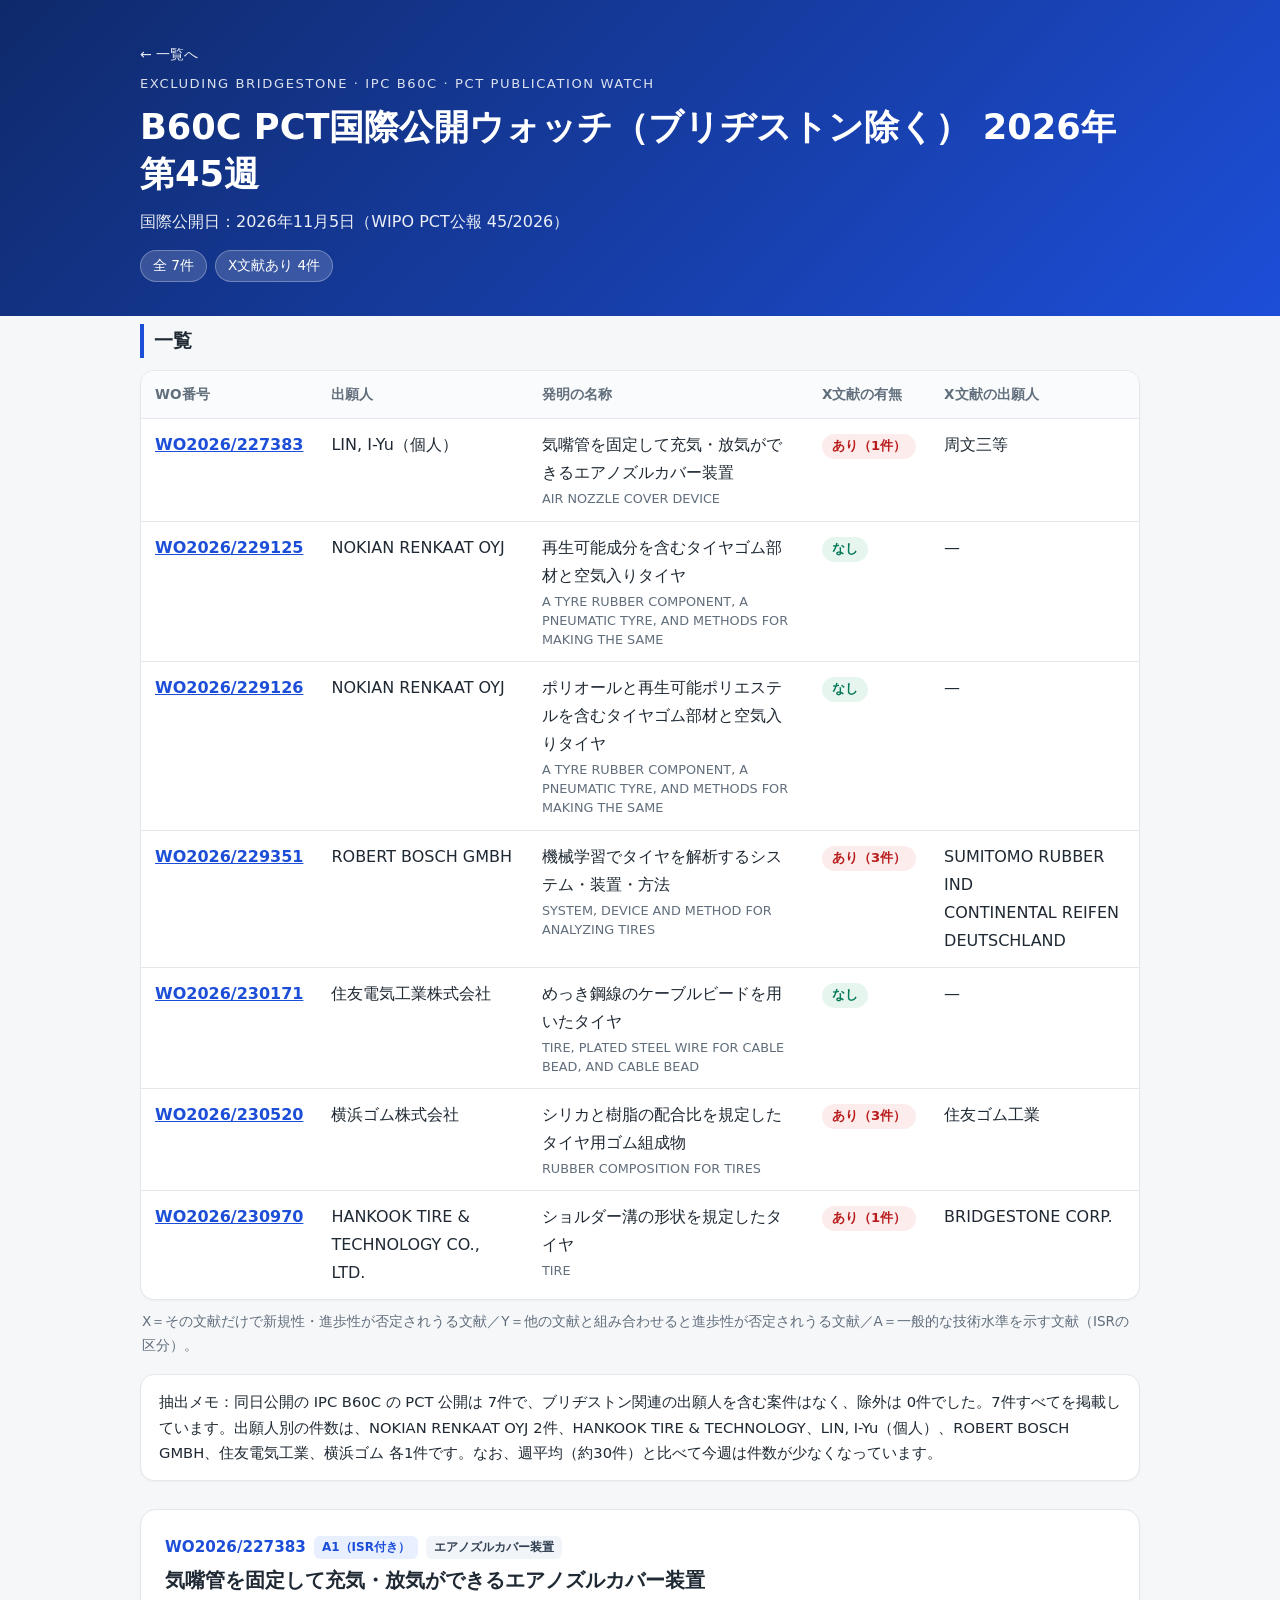
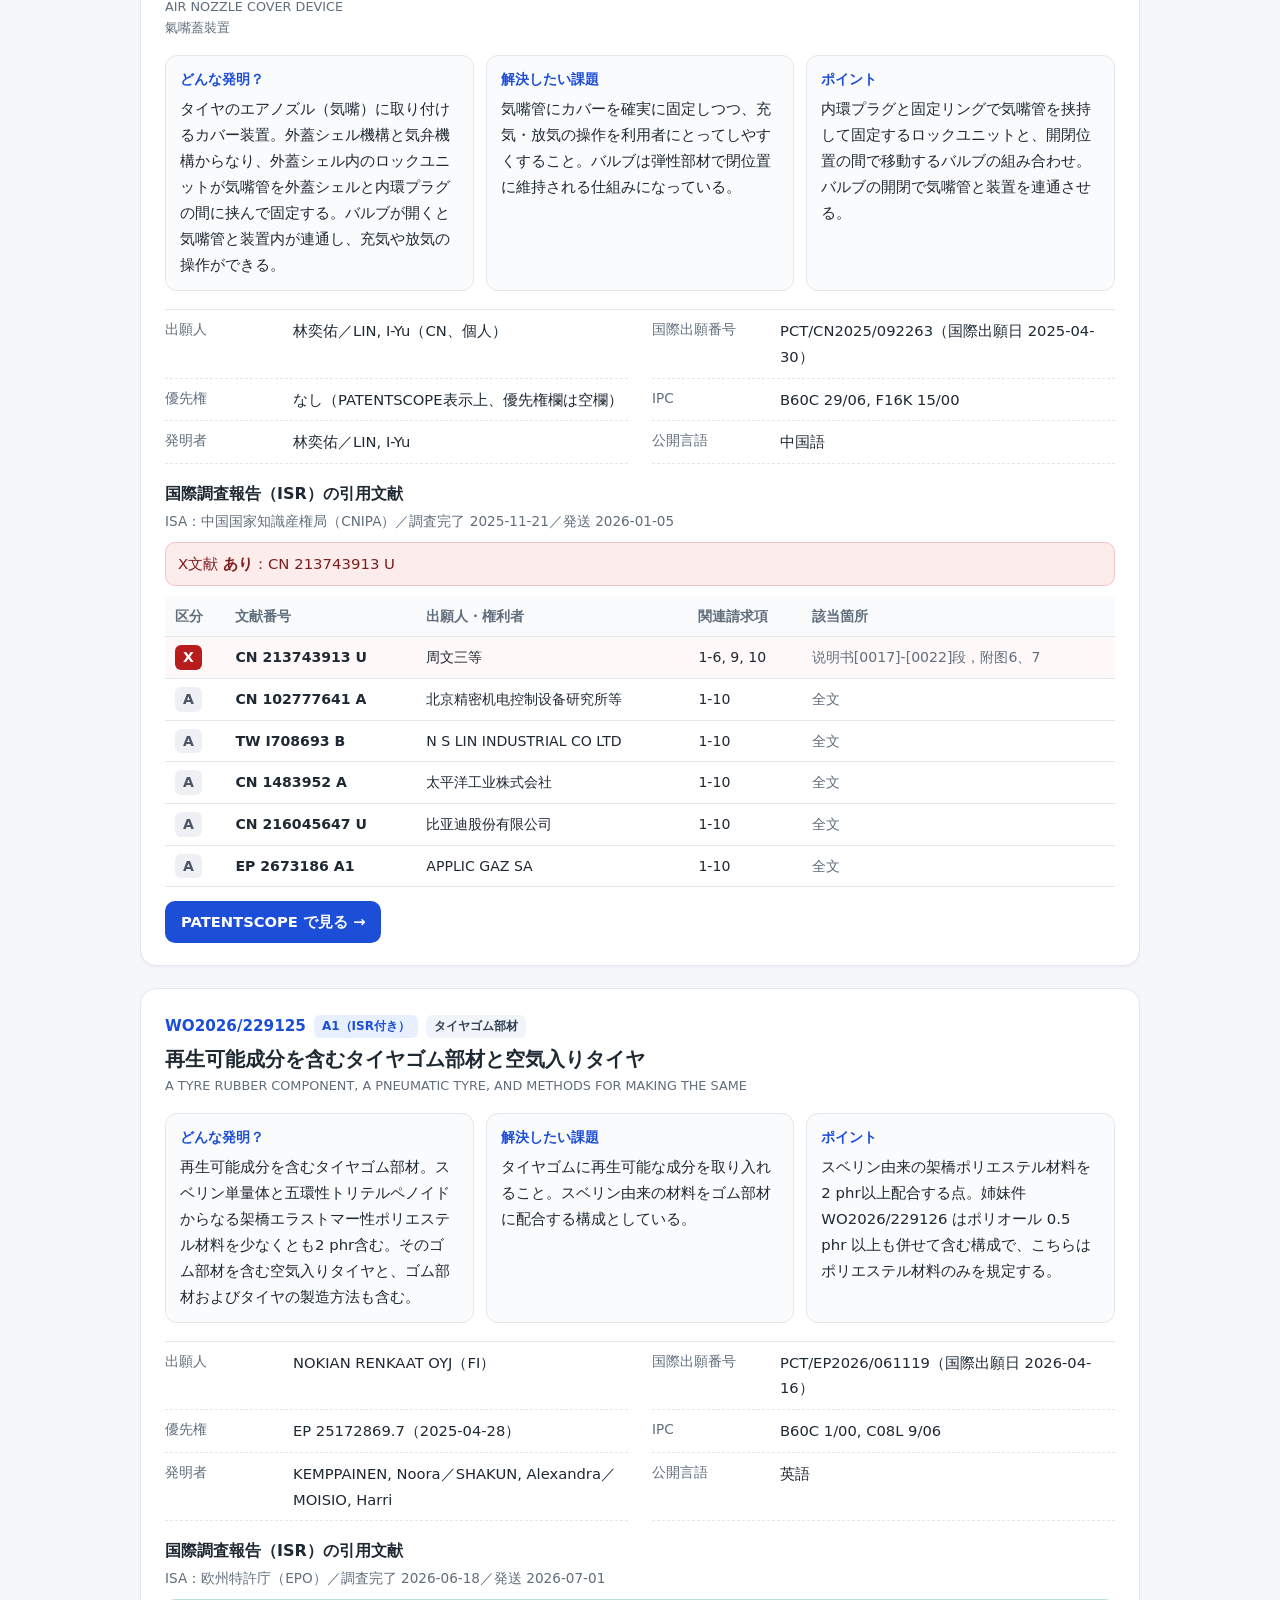
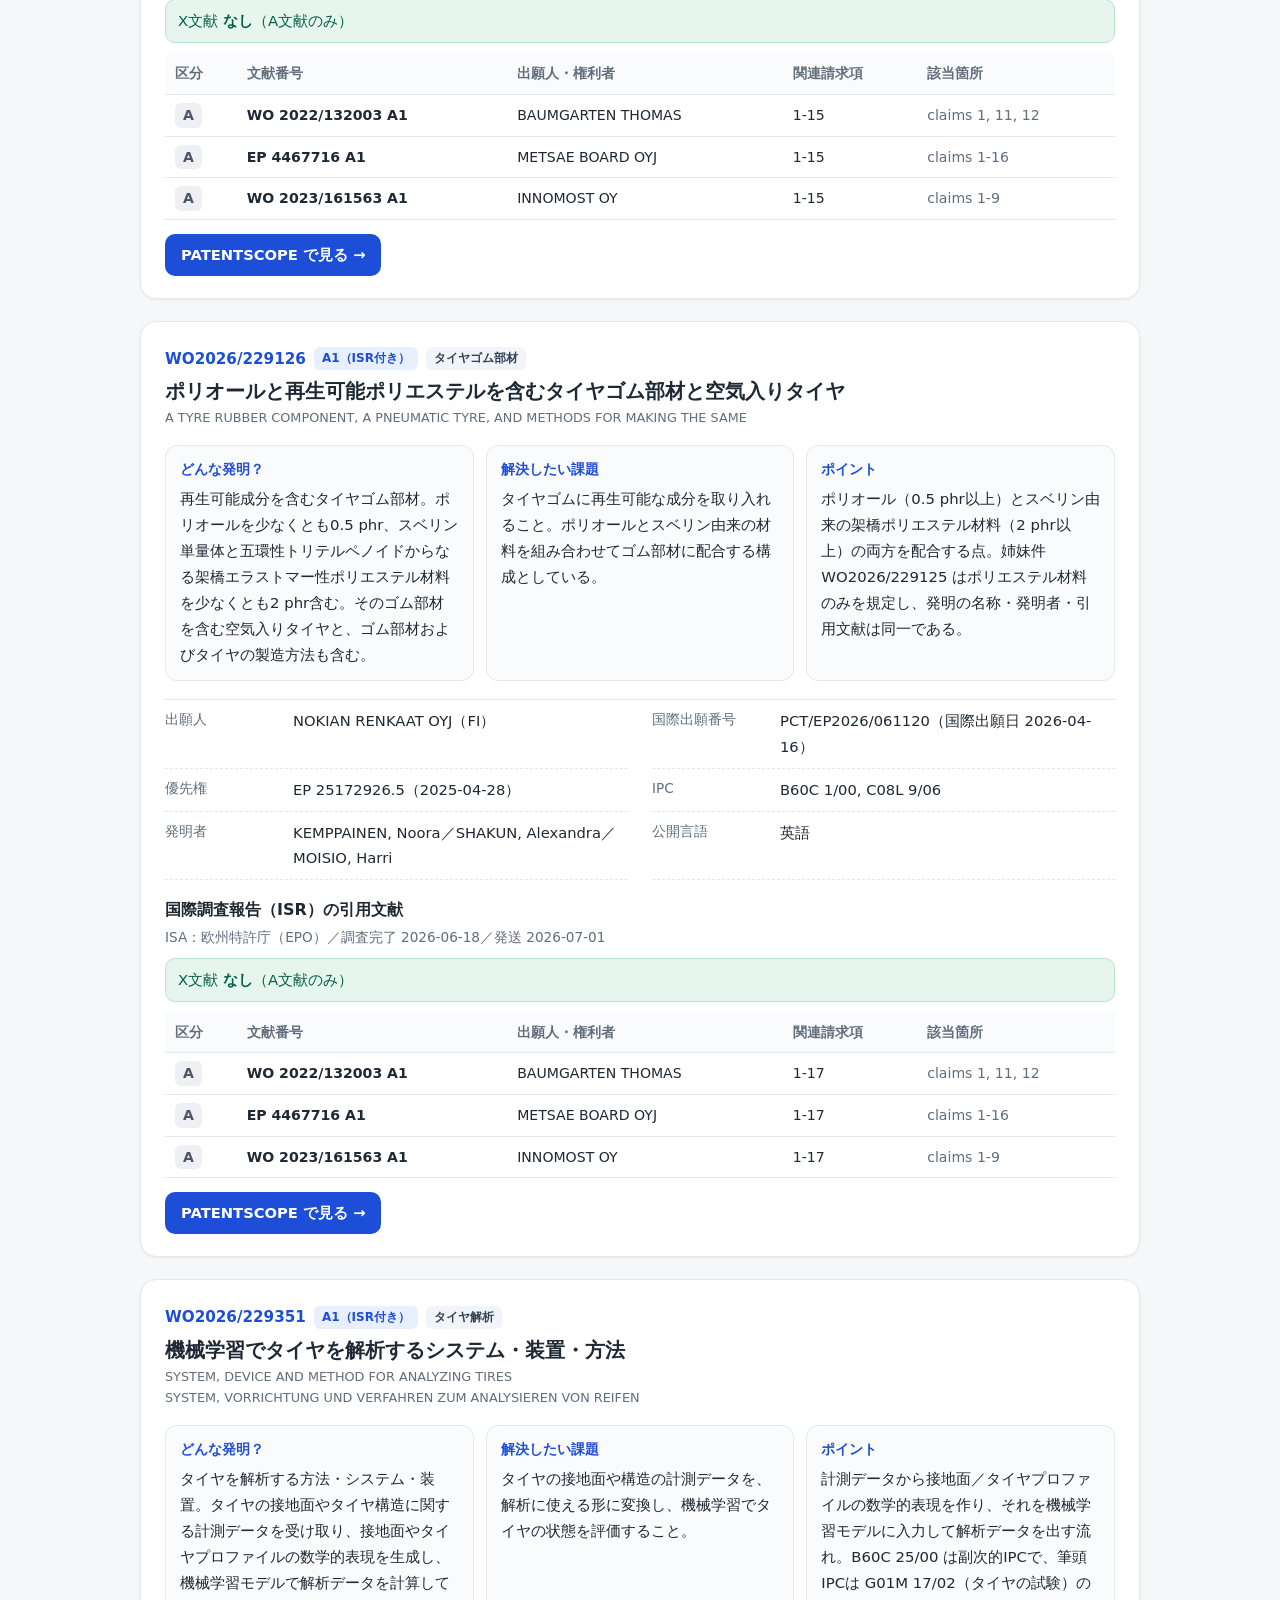
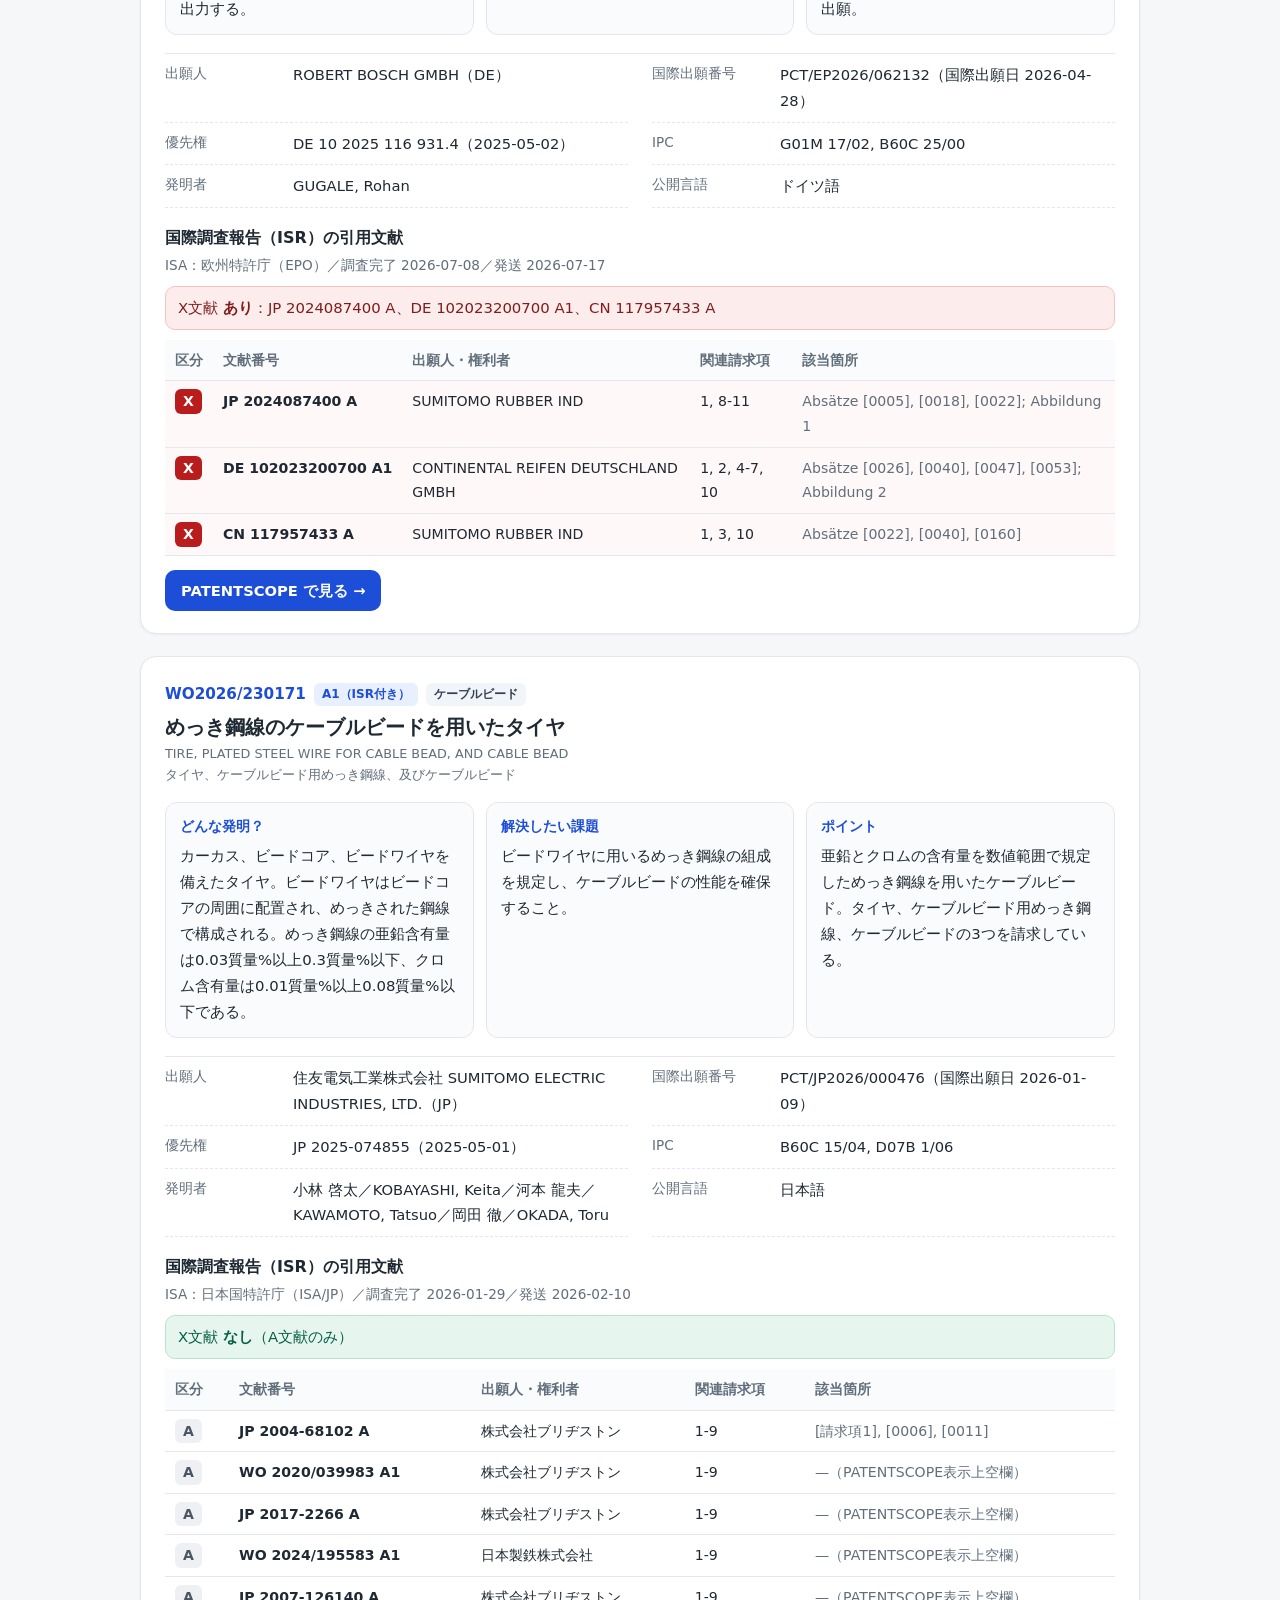
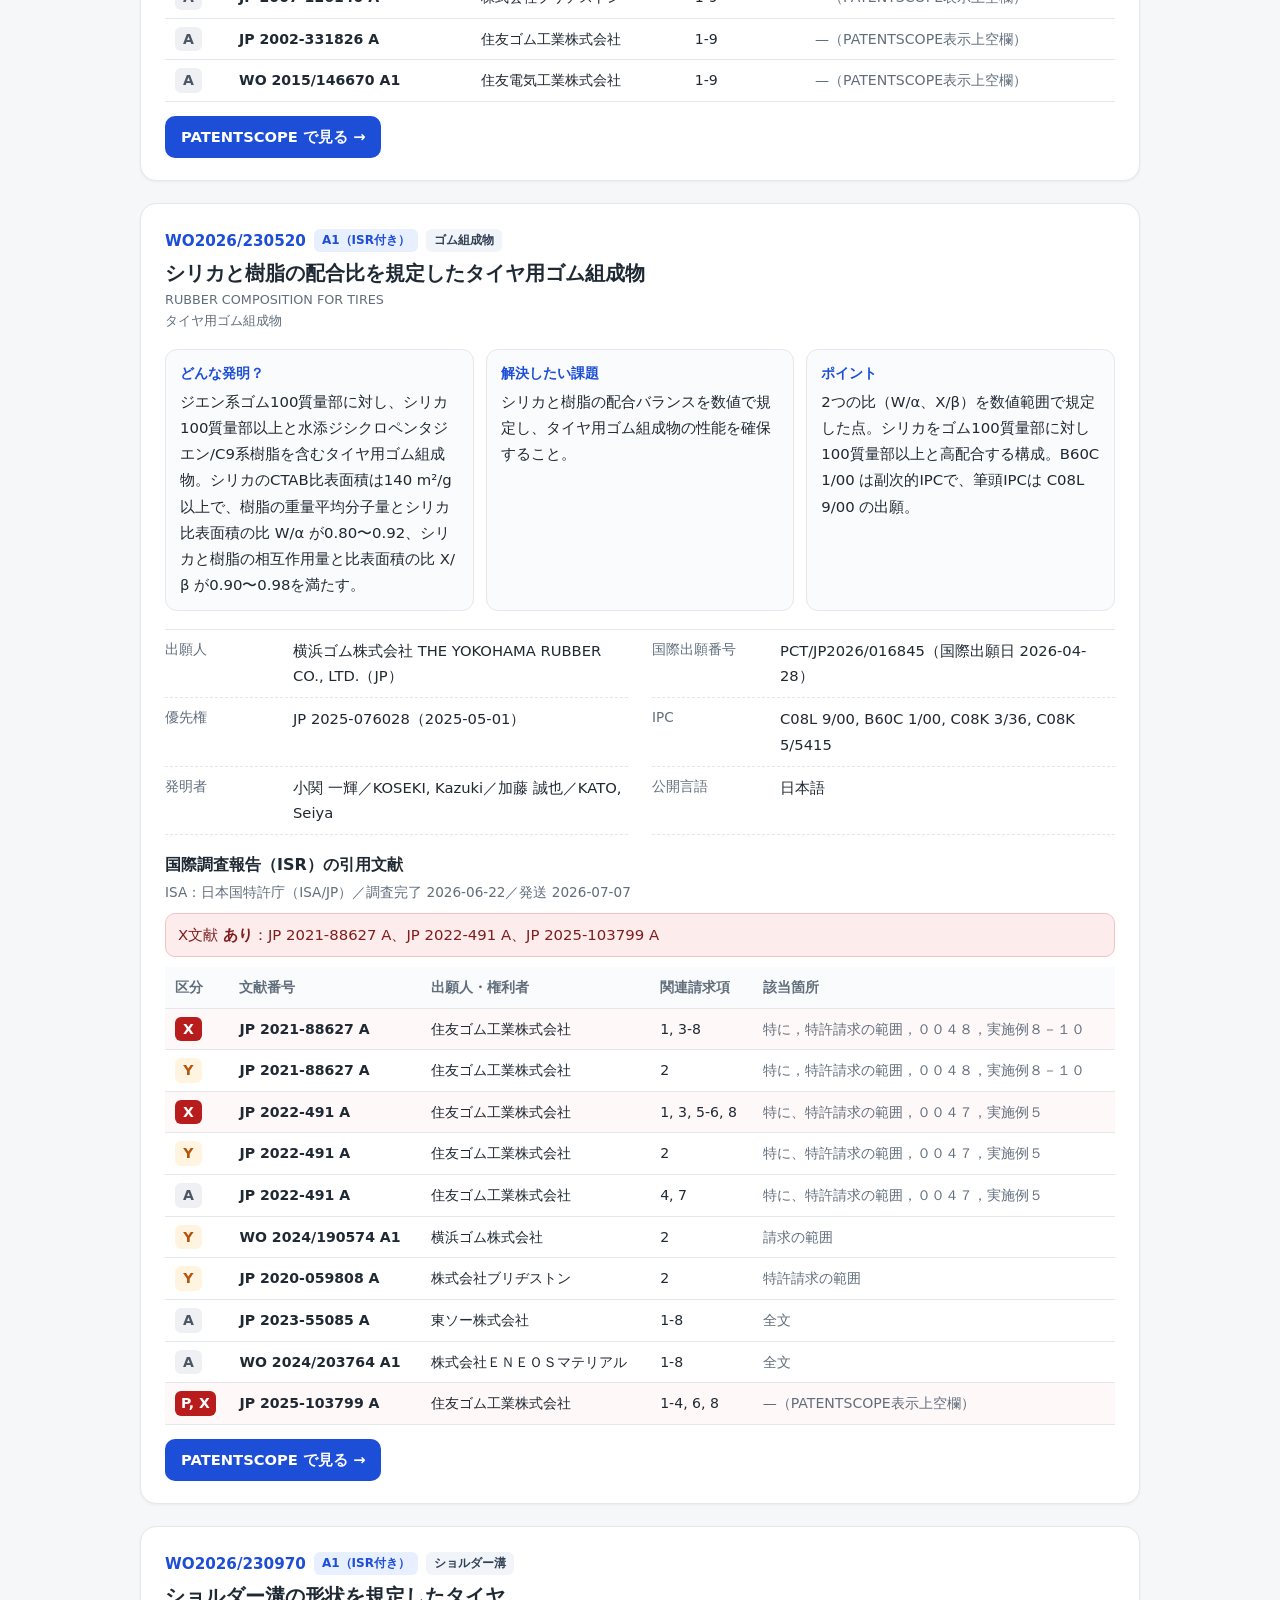
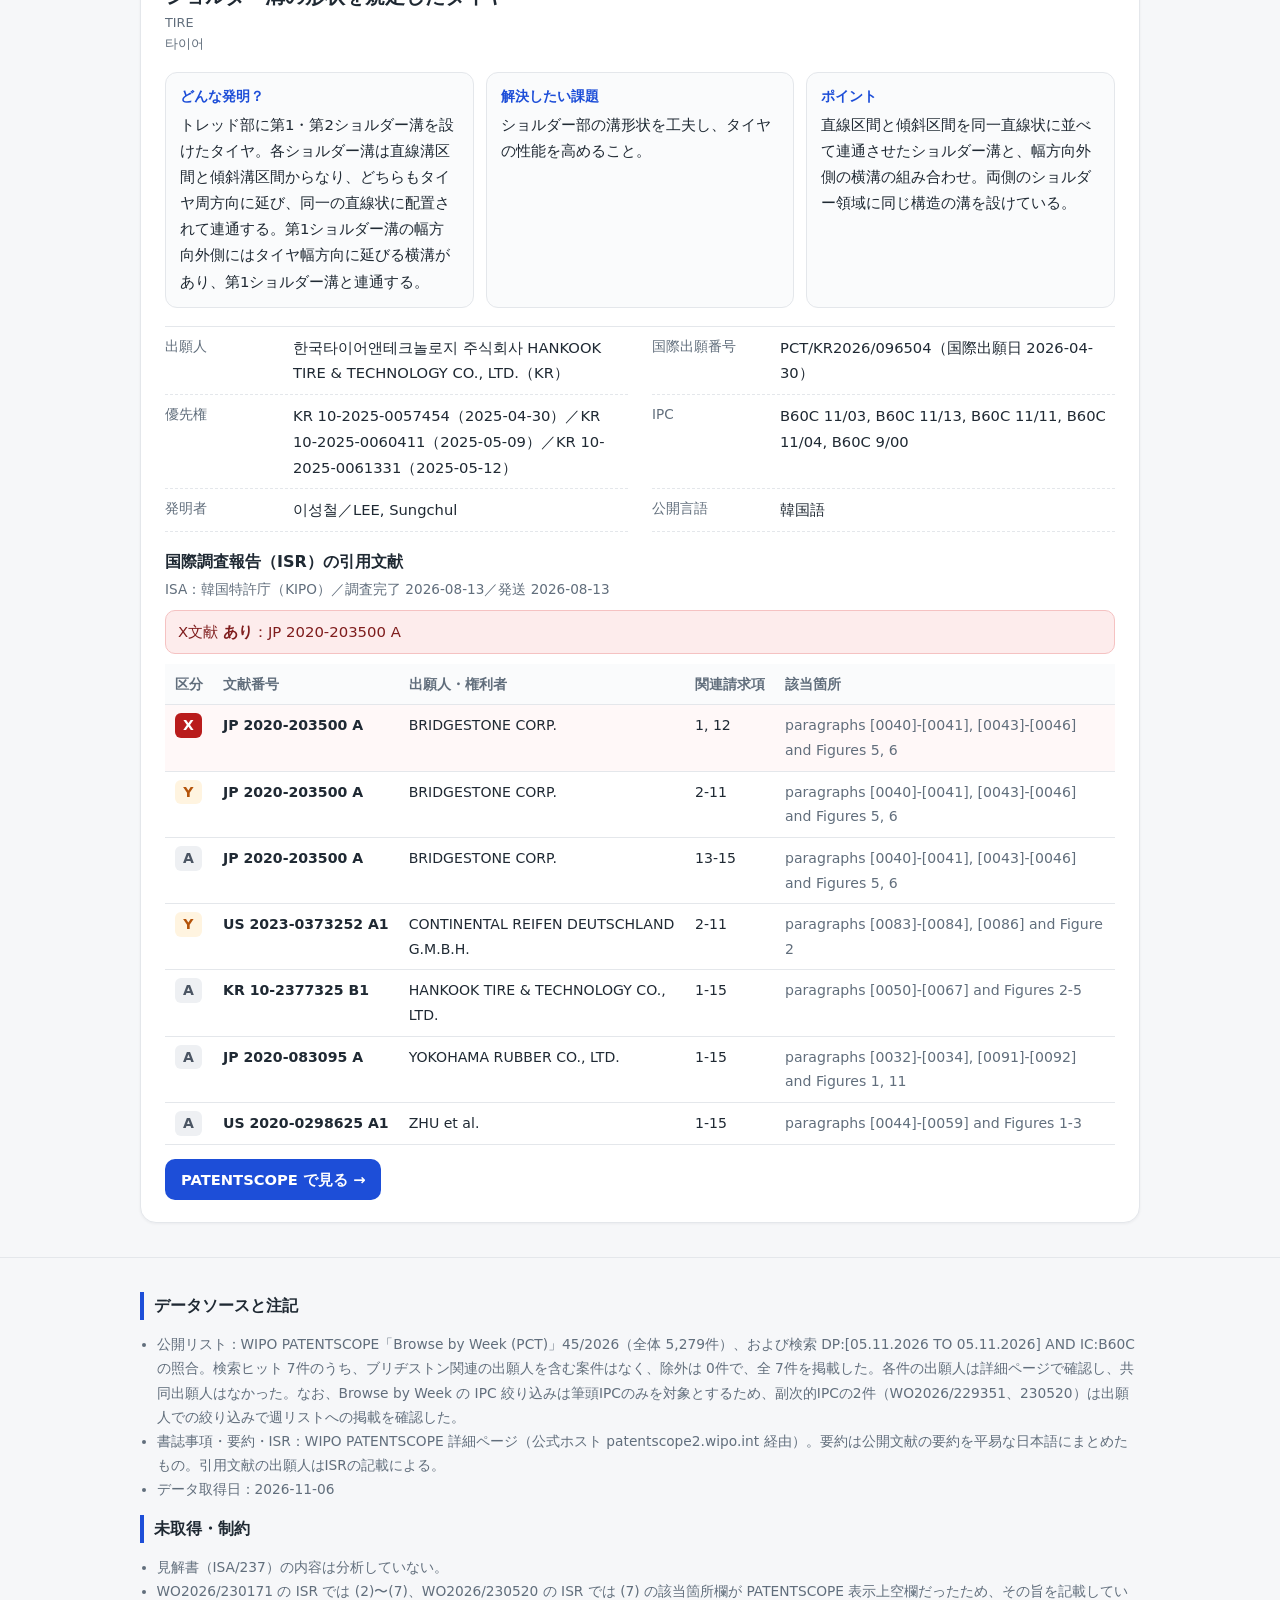
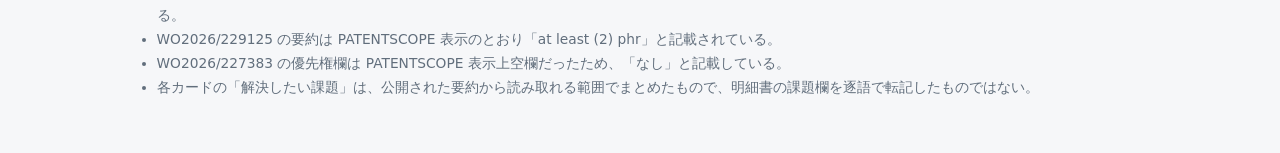
<file: weeks/2026-45/index.html>
<!DOCTYPE html>
<html lang="ja">
<head>
<meta charset="utf-8">
<meta name="viewport" content="width=device-width, initial-scale=1">
<title>B60C PCT国際公開ウォッチ（ブリヂストン除く） 2026年第45週</title>
<meta name="description" content="ブリヂストン関連を除く全出願人のIPC B60Cを含むPCT国際公開（2026年11月5日公開、WIPO公報 45/2026）7件の要約と国際調査報告のX文献">
<link rel="stylesheet" href="../../assets/style.css">
</head>
<body>
<header class="top"><div class="wrap">
  <a href="../../" style="display:inline-block;color:#fff;opacity:.9;font-size:.88rem;text-decoration:none;margin-bottom:6px">← 一覧へ</a>
  <div class="eyebrow">EXCLUDING BRIDGESTONE · IPC B60C · PCT PUBLICATION WATCH</div>
  <h1>B60C PCT国際公開ウォッチ（ブリヂストン除く） 2026年第45週</h1>
  <p>国際公開日：2026年11月5日（WIPO PCT公報 45/2026）</p>
  <div class="pills"><span class="pill">全 7件</span><span class="pill">X文献あり 4件</span></div>
</div></header>
<main class="wrap">
  <h2>一覧</h2>
  <div class="panel tw"><table class="st">
    <thead><tr><th>WO番号</th><th>出願人</th><th>発明の名称</th><th>X文献の有無</th><th>X文献の出願人</th></tr></thead>
    <tbody>
      <tr><td><a href="#WO2026227383">WO2026/227383</a></td><td>LIN, I-Yu（個人）</td><td>気嘴管を固定して充気・放気ができるエアノズルカバー装置<div class="sub">AIR NOZZLE COVER DEVICE</div></td><td><span class="badge bx">あり（1件）</span></td><td>周文三等</td></tr>
      <tr><td><a href="#WO2026229125">WO2026/229125</a></td><td>NOKIAN RENKAAT OYJ</td><td>再生可能成分を含むタイヤゴム部材と空気入りタイヤ<div class="sub">A TYRE RUBBER COMPONENT, A PNEUMATIC TYRE, AND METHODS FOR MAKING THE SAME</div></td><td><span class="badge bn">なし</span></td><td>—</td></tr>
      <tr><td><a href="#WO2026229126">WO2026/229126</a></td><td>NOKIAN RENKAAT OYJ</td><td>ポリオールと再生可能ポリエステルを含むタイヤゴム部材と空気入りタイヤ<div class="sub">A TYRE RUBBER COMPONENT, A PNEUMATIC TYRE, AND METHODS FOR MAKING THE SAME</div></td><td><span class="badge bn">なし</span></td><td>—</td></tr>
      <tr><td><a href="#WO2026229351">WO2026/229351</a></td><td>ROBERT BOSCH GMBH</td><td>機械学習でタイヤを解析するシステム・装置・方法<div class="sub">SYSTEM, DEVICE AND METHOD FOR ANALYZING TIRES</div></td><td><span class="badge bx">あり（3件）</span></td><td>SUMITOMO RUBBER IND<br>CONTINENTAL REIFEN DEUTSCHLAND</td></tr>
      <tr><td><a href="#WO2026230171">WO2026/230171</a></td><td>住友電気工業株式会社</td><td>めっき鋼線のケーブルビードを用いたタイヤ<div class="sub">TIRE, PLATED STEEL WIRE FOR CABLE BEAD, AND CABLE BEAD</div></td><td><span class="badge bn">なし</span></td><td>—</td></tr>
      <tr><td><a href="#WO2026230520">WO2026/230520</a></td><td>横浜ゴム株式会社</td><td>シリカと樹脂の配合比を規定したタイヤ用ゴム組成物<div class="sub">RUBBER COMPOSITION FOR TIRES</div></td><td><span class="badge bx">あり（3件）</span></td><td>住友ゴム工業</td></tr>
      <tr><td><a href="#WO2026230970">WO2026/230970</a></td><td>HANKOOK TIRE &amp; TECHNOLOGY CO., LTD.</td><td>ショルダー溝の形状を規定したタイヤ<div class="sub">TIRE</div></td><td><span class="badge bx">あり（1件）</span></td><td>BRIDGESTONE CORP.</td></tr>
    </tbody>
  </table></div>
  <p class="legend">X＝その文献だけで新規性・進歩性が否定されうる文献／Y＝他の文献と組み合わせると進歩性が否定されうる文献／A＝一般的な技術水準を示す文献（ISRの区分）。</p>
  <div class="panel" style="padding:14px 18px;margin-top:16px">
    <p style="margin:0;font-size:.92rem">抽出メモ：同日公開の IPC B60C の PCT 公開は 7件で、ブリヂストン関連の出願人を含む案件はなく、除外は 0件でした。7件すべてを掲載しています。出願人別の件数は、NOKIAN RENKAAT OYJ 2件、HANKOOK TIRE &amp; TECHNOLOGY、LIN, I-Yu（個人）、ROBERT BOSCH GMBH、住友電気工業、横浜ゴム 各1件です。なお、週平均（約30件）と比べて今週は件数が少なくなっています。</p>
  </div>

  <div class="cards">
<article class="card" id="WO2026227383">
  <header class="card-h">
    <div class="wo">WO2026/227383 <span class="kind">A1（ISR付き）</span> <span class="tag">エアノズルカバー装置</span></div>
    <h3>気嘴管を固定して充気・放気ができるエアノズルカバー装置</h3>
    <div class="sub">AIR NOZZLE COVER DEVICE</div>
    <div class="sub">氣嘴蓋裝置</div>
  </header>
  <section class="sums"><div class="sum"><h4>どんな発明？</h4><p>タイヤのエアノズル（気嘴）に取り付けるカバー装置。外蓋シェル機構と気弁機構からなり、外蓋シェル内のロックユニットが気嘴管を外蓋シェルと内環プラグの間に挟んで固定する。バルブが開くと気嘴管と装置内が連通し、充気や放気の操作ができる。</p></div><div class="sum"><h4>解決したい課題</h4><p>気嘴管にカバーを確実に固定しつつ、充気・放気の操作を利用者にとってしやすくすること。バルブは弾性部材で閉位置に維持される仕組みになっている。</p></div><div class="sum"><h4>ポイント</h4><p>内環プラグと固定リングで気嘴管を挟持して固定するロックユニットと、開閉位置の間で移動するバルブの組み合わせ。バルブの開閉で気嘴管と装置を連通させる。</p></div></section>
  <dl class="meta">
    <div><dt>出願人</dt><dd>林奕佑／LIN, I-Yu（CN、個人）</dd></div>
    <div><dt>国際出願番号</dt><dd>PCT/CN2025/092263（国際出願日 2025-04-30）</dd></div>
    <div><dt>優先権</dt><dd>なし（PATENTSCOPE表示上、優先権欄は空欄）</dd></div>
    <div><dt>IPC</dt><dd>B60C 29/06, F16K 15/00</dd></div>
    <div><dt>発明者</dt><dd>林奕佑／LIN, I-Yu</dd></div>
    <div><dt>公開言語</dt><dd>中国語</dd></div>
  </dl>
  <section class="isr">
    <h4>国際調査報告（ISR）の引用文献</h4>
    <p class="isrmeta">ISA：中国国家知識産権局（CNIPA）／調査完了 2025-11-21／発送 2026-01-05</p>
    <div class="verdict vx">X文献 <b>あり</b>：CN 213743913 U</div>
    <div class="tw"><table class="ct"><thead><tr><th>区分</th><th>文献番号</th><th>出願人・権利者</th><th>関連請求項</th><th>該当箇所</th></tr></thead><tbody>
    <tr class="cX"><td><span class="cat catX">X</span></td><td class="num">CN 213743913 U</td><td>周文三等</td><td>1-6, 9, 10</td><td class="sub2">说明书[0017]-[0022]段，附图6、7</td></tr>
    <tr><td><span class="cat catA">A</span></td><td class="num">CN 102777641 A</td><td>北京精密机电控制设备研究所等</td><td>1-10</td><td class="sub2">全文</td></tr>
    <tr><td><span class="cat catA">A</span></td><td class="num">TW I708693 B</td><td>N S LIN INDUSTRIAL CO LTD</td><td>1-10</td><td class="sub2">全文</td></tr>
    <tr><td><span class="cat catA">A</span></td><td class="num">CN 1483952 A</td><td>太平洋工业株式会社</td><td>1-10</td><td class="sub2">全文</td></tr>
    <tr><td><span class="cat catA">A</span></td><td class="num">CN 216045647 U</td><td>比亚迪股份有限公司</td><td>1-10</td><td class="sub2">全文</td></tr>
    <tr><td><span class="cat catA">A</span></td><td class="num">EP 2673186 A1</td><td>APPLIC GAZ SA</td><td>1-10</td><td class="sub2">全文</td></tr>
    </tbody></table></div>
  </section>
  <a class="btn" href="https://patentscope.wipo.int/search/en/detail.jsf?docId=WO2026227383" target="_blank" rel="noopener">PATENTSCOPE で見る →</a>
</article>

<article class="card" id="WO2026229125">
  <header class="card-h">
    <div class="wo">WO2026/229125 <span class="kind">A1（ISR付き）</span> <span class="tag">タイヤゴム部材</span></div>
    <h3>再生可能成分を含むタイヤゴム部材と空気入りタイヤ</h3>
    <div class="sub">A TYRE RUBBER COMPONENT, A PNEUMATIC TYRE, AND METHODS FOR MAKING THE SAME</div>
  </header>
  <section class="sums"><div class="sum"><h4>どんな発明？</h4><p>再生可能成分を含むタイヤゴム部材。スベリン単量体と五環性トリテルペノイドからなる架橋エラストマー性ポリエステル材料を少なくとも2 phr含む。そのゴム部材を含む空気入りタイヤと、ゴム部材およびタイヤの製造方法も含む。</p></div><div class="sum"><h4>解決したい課題</h4><p>タイヤゴムに再生可能な成分を取り入れること。スベリン由来の材料をゴム部材に配合する構成としている。</p></div><div class="sum"><h4>ポイント</h4><p>スベリン由来の架橋ポリエステル材料を2 phr以上配合する点。姉妹件 WO2026/229126 はポリオール 0.5 phr 以上も併せて含む構成で、こちらはポリエステル材料のみを規定する。</p></div></section>
  <dl class="meta">
    <div><dt>出願人</dt><dd>NOKIAN RENKAAT OYJ（FI）</dd></div>
    <div><dt>国際出願番号</dt><dd>PCT/EP2026/061119（国際出願日 2026-04-16）</dd></div>
    <div><dt>優先権</dt><dd>EP 25172869.7（2025-04-28）</dd></div>
    <div><dt>IPC</dt><dd>B60C 1/00, C08L 9/06</dd></div>
    <div><dt>発明者</dt><dd>KEMPPAINEN, Noora／SHAKUN, Alexandra／MOISIO, Harri</dd></div>
    <div><dt>公開言語</dt><dd>英語</dd></div>
  </dl>
  <section class="isr">
    <h4>国際調査報告（ISR）の引用文献</h4>
    <p class="isrmeta">ISA：欧州特許庁（EPO）／調査完了 2026-06-18／発送 2026-07-01</p>
    <div class="verdict vn">X文献 <b>なし</b>（A文献のみ）</div>
    <div class="tw"><table class="ct"><thead><tr><th>区分</th><th>文献番号</th><th>出願人・権利者</th><th>関連請求項</th><th>該当箇所</th></tr></thead><tbody>
    <tr><td><span class="cat catA">A</span></td><td class="num">WO 2022/132003 A1</td><td>BAUMGARTEN THOMAS</td><td>1-15</td><td class="sub2">claims 1, 11, 12</td></tr>
    <tr><td><span class="cat catA">A</span></td><td class="num">EP 4467716 A1</td><td>METSAE BOARD OYJ</td><td>1-15</td><td class="sub2">claims 1-16</td></tr>
    <tr><td><span class="cat catA">A</span></td><td class="num">WO 2023/161563 A1</td><td>INNOMOST OY</td><td>1-15</td><td class="sub2">claims 1-9</td></tr>
    </tbody></table></div>
  </section>
  <a class="btn" href="https://patentscope.wipo.int/search/en/detail.jsf?docId=WO2026229125" target="_blank" rel="noopener">PATENTSCOPE で見る →</a>
</article>

<article class="card" id="WO2026229126">
  <header class="card-h">
    <div class="wo">WO2026/229126 <span class="kind">A1（ISR付き）</span> <span class="tag">タイヤゴム部材</span></div>
    <h3>ポリオールと再生可能ポリエステルを含むタイヤゴム部材と空気入りタイヤ</h3>
    <div class="sub">A TYRE RUBBER COMPONENT, A PNEUMATIC TYRE, AND METHODS FOR MAKING THE SAME</div>
  </header>
  <section class="sums"><div class="sum"><h4>どんな発明？</h4><p>再生可能成分を含むタイヤゴム部材。ポリオールを少なくとも0.5 phr、スベリン単量体と五環性トリテルペノイドからなる架橋エラストマー性ポリエステル材料を少なくとも2 phr含む。そのゴム部材を含む空気入りタイヤと、ゴム部材およびタイヤの製造方法も含む。</p></div><div class="sum"><h4>解決したい課題</h4><p>タイヤゴムに再生可能な成分を取り入れること。ポリオールとスベリン由来の材料を組み合わせてゴム部材に配合する構成としている。</p></div><div class="sum"><h4>ポイント</h4><p>ポリオール（0.5 phr以上）とスベリン由来の架橋ポリエステル材料（2 phr以上）の両方を配合する点。姉妹件 WO2026/229125 はポリエステル材料のみを規定し、発明の名称・発明者・引用文献は同一である。</p></div></section>
  <dl class="meta">
    <div><dt>出願人</dt><dd>NOKIAN RENKAAT OYJ（FI）</dd></div>
    <div><dt>国際出願番号</dt><dd>PCT/EP2026/061120（国際出願日 2026-04-16）</dd></div>
    <div><dt>優先権</dt><dd>EP 25172926.5（2025-04-28）</dd></div>
    <div><dt>IPC</dt><dd>B60C 1/00, C08L 9/06</dd></div>
    <div><dt>発明者</dt><dd>KEMPPAINEN, Noora／SHAKUN, Alexandra／MOISIO, Harri</dd></div>
    <div><dt>公開言語</dt><dd>英語</dd></div>
  </dl>
  <section class="isr">
    <h4>国際調査報告（ISR）の引用文献</h4>
    <p class="isrmeta">ISA：欧州特許庁（EPO）／調査完了 2026-06-18／発送 2026-07-01</p>
    <div class="verdict vn">X文献 <b>なし</b>（A文献のみ）</div>
    <div class="tw"><table class="ct"><thead><tr><th>区分</th><th>文献番号</th><th>出願人・権利者</th><th>関連請求項</th><th>該当箇所</th></tr></thead><tbody>
    <tr><td><span class="cat catA">A</span></td><td class="num">WO 2022/132003 A1</td><td>BAUMGARTEN THOMAS</td><td>1-17</td><td class="sub2">claims 1, 11, 12</td></tr>
    <tr><td><span class="cat catA">A</span></td><td class="num">EP 4467716 A1</td><td>METSAE BOARD OYJ</td><td>1-17</td><td class="sub2">claims 1-16</td></tr>
    <tr><td><span class="cat catA">A</span></td><td class="num">WO 2023/161563 A1</td><td>INNOMOST OY</td><td>1-17</td><td class="sub2">claims 1-9</td></tr>
    </tbody></table></div>
  </section>
  <a class="btn" href="https://patentscope.wipo.int/search/en/detail.jsf?docId=WO2026229126" target="_blank" rel="noopener">PATENTSCOPE で見る →</a>
</article>

<article class="card" id="WO2026229351">
  <header class="card-h">
    <div class="wo">WO2026/229351 <span class="kind">A1（ISR付き）</span> <span class="tag">タイヤ解析</span></div>
    <h3>機械学習でタイヤを解析するシステム・装置・方法</h3>
    <div class="sub">SYSTEM, DEVICE AND METHOD FOR ANALYZING TIRES</div>
    <div class="sub">SYSTEM, VORRICHTUNG UND VERFAHREN ZUM ANALYSIEREN VON REIFEN</div>
  </header>
  <section class="sums"><div class="sum"><h4>どんな発明？</h4><p>タイヤを解析する方法・システム・装置。タイヤの接地面やタイヤ構造に関する計測データを受け取り、接地面やタイヤプロファイルの数学的表現を生成し、機械学習モデルで解析データを計算して出力する。</p></div><div class="sum"><h4>解決したい課題</h4><p>タイヤの接地面や構造の計測データを、解析に使える形に変換し、機械学習でタイヤの状態を評価すること。</p></div><div class="sum"><h4>ポイント</h4><p>計測データから接地面／タイヤプロファイルの数学的表現を作り、それを機械学習モデルに入力して解析データを出す流れ。B60C 25/00 は副次的IPCで、筆頭IPCは G01M 17/02（タイヤの試験）の出願。</p></div></section>
  <dl class="meta">
    <div><dt>出願人</dt><dd>ROBERT BOSCH GMBH（DE）</dd></div>
    <div><dt>国際出願番号</dt><dd>PCT/EP2026/062132（国際出願日 2026-04-28）</dd></div>
    <div><dt>優先権</dt><dd>DE 10 2025 116 931.4（2025-05-02）</dd></div>
    <div><dt>IPC</dt><dd>G01M 17/02, B60C 25/00</dd></div>
    <div><dt>発明者</dt><dd>GUGALE, Rohan</dd></div>
    <div><dt>公開言語</dt><dd>ドイツ語</dd></div>
  </dl>
  <section class="isr">
    <h4>国際調査報告（ISR）の引用文献</h4>
    <p class="isrmeta">ISA：欧州特許庁（EPO）／調査完了 2026-07-08／発送 2026-07-17</p>
    <div class="verdict vx">X文献 <b>あり</b>：JP 2024087400 A、DE 102023200700 A1、CN 117957433 A</div>
    <div class="tw"><table class="ct"><thead><tr><th>区分</th><th>文献番号</th><th>出願人・権利者</th><th>関連請求項</th><th>該当箇所</th></tr></thead><tbody>
    <tr class="cX"><td><span class="cat catX">X</span></td><td class="num">JP 2024087400 A</td><td>SUMITOMO RUBBER IND</td><td>1, 8-11</td><td class="sub2">Absätze [0005], [0018], [0022]; Abbildung 1</td></tr>
    <tr class="cX"><td><span class="cat catX">X</span></td><td class="num">DE 102023200700 A1</td><td>CONTINENTAL REIFEN DEUTSCHLAND GMBH</td><td>1, 2, 4-7, 10</td><td class="sub2">Absätze [0026], [0040], [0047], [0053]; Abbildung 2</td></tr>
    <tr class="cX"><td><span class="cat catX">X</span></td><td class="num">CN 117957433 A</td><td>SUMITOMO RUBBER IND</td><td>1, 3, 10</td><td class="sub2">Absätze [0022], [0040], [0160]</td></tr>
    </tbody></table></div>
  </section>
  <a class="btn" href="https://patentscope.wipo.int/search/en/detail.jsf?docId=WO2026229351" target="_blank" rel="noopener">PATENTSCOPE で見る →</a>
</article>
<article class="card" id="WO2026230171">
  <header class="card-h">
    <div class="wo">WO2026/230171 <span class="kind">A1（ISR付き）</span> <span class="tag">ケーブルビード</span></div>
    <h3>めっき鋼線のケーブルビードを用いたタイヤ</h3>
    <div class="sub">TIRE, PLATED STEEL WIRE FOR CABLE BEAD, AND CABLE BEAD</div>
    <div class="sub">タイヤ、ケーブルビード用めっき鋼線、及びケーブルビード</div>
  </header>
  <section class="sums"><div class="sum"><h4>どんな発明？</h4><p>カーカス、ビードコア、ビードワイヤを備えたタイヤ。ビードワイヤはビードコアの周囲に配置され、めっきされた鋼線で構成される。めっき鋼線の亜鉛含有量は0.03質量%以上0.3質量%以下、クロム含有量は0.01質量%以上0.08質量%以下である。</p></div><div class="sum"><h4>解決したい課題</h4><p>ビードワイヤに用いるめっき鋼線の組成を規定し、ケーブルビードの性能を確保すること。</p></div><div class="sum"><h4>ポイント</h4><p>亜鉛とクロムの含有量を数値範囲で規定しためっき鋼線を用いたケーブルビード。タイヤ、ケーブルビード用めっき鋼線、ケーブルビードの3つを請求している。</p></div></section>
  <dl class="meta">
    <div><dt>出願人</dt><dd>住友電気工業株式会社 SUMITOMO ELECTRIC INDUSTRIES, LTD.（JP）</dd></div>
    <div><dt>国際出願番号</dt><dd>PCT/JP2026/000476（国際出願日 2026-01-09）</dd></div>
    <div><dt>優先権</dt><dd>JP 2025-074855（2025-05-01）</dd></div>
    <div><dt>IPC</dt><dd>B60C 15/04, D07B 1/06</dd></div>
    <div><dt>発明者</dt><dd>小林 啓太／KOBAYASHI, Keita／河本 龍夫／KAWAMOTO, Tatsuo／岡田 徹／OKADA, Toru</dd></div>
    <div><dt>公開言語</dt><dd>日本語</dd></div>
  </dl>
  <section class="isr">
    <h4>国際調査報告（ISR）の引用文献</h4>
    <p class="isrmeta">ISA：日本国特許庁（ISA/JP）／調査完了 2026-01-29／発送 2026-02-10</p>
    <div class="verdict vn">X文献 <b>なし</b>（A文献のみ）</div>
    <div class="tw"><table class="ct"><thead><tr><th>区分</th><th>文献番号</th><th>出願人・権利者</th><th>関連請求項</th><th>該当箇所</th></tr></thead><tbody>
    <tr><td><span class="cat catA">A</span></td><td class="num">JP 2004-68102 A</td><td>株式会社ブリヂストン</td><td>1-9</td><td class="sub2">[請求項1], [0006], [0011]</td></tr>
    <tr><td><span class="cat catA">A</span></td><td class="num">WO 2020/039983 A1</td><td>株式会社ブリヂストン</td><td>1-9</td><td class="sub2">—（PATENTSCOPE表示上空欄）</td></tr>
    <tr><td><span class="cat catA">A</span></td><td class="num">JP 2017-2266 A</td><td>株式会社ブリヂストン</td><td>1-9</td><td class="sub2">—（PATENTSCOPE表示上空欄）</td></tr>
    <tr><td><span class="cat catA">A</span></td><td class="num">WO 2024/195583 A1</td><td>日本製鉄株式会社</td><td>1-9</td><td class="sub2">—（PATENTSCOPE表示上空欄）</td></tr>
    <tr><td><span class="cat catA">A</span></td><td class="num">JP 2007-126140 A</td><td>株式会社ブリヂストン</td><td>1-9</td><td class="sub2">—（PATENTSCOPE表示上空欄）</td></tr>
    <tr><td><span class="cat catA">A</span></td><td class="num">JP 2002-331826 A</td><td>住友ゴム工業株式会社</td><td>1-9</td><td class="sub2">—（PATENTSCOPE表示上空欄）</td></tr>
    <tr><td><span class="cat catA">A</span></td><td class="num">WO 2015/146670 A1</td><td>住友電気工業株式会社</td><td>1-9</td><td class="sub2">—（PATENTSCOPE表示上空欄）</td></tr>
    </tbody></table></div>
  </section>
  <a class="btn" href="https://patentscope.wipo.int/search/en/detail.jsf?docId=WO2026230171" target="_blank" rel="noopener">PATENTSCOPE で見る →</a>
</article>

<article class="card" id="WO2026230520">
  <header class="card-h">
    <div class="wo">WO2026/230520 <span class="kind">A1（ISR付き）</span> <span class="tag">ゴム組成物</span></div>
    <h3>シリカと樹脂の配合比を規定したタイヤ用ゴム組成物</h3>
    <div class="sub">RUBBER COMPOSITION FOR TIRES</div>
    <div class="sub">タイヤ用ゴム組成物</div>
  </header>
  <section class="sums"><div class="sum"><h4>どんな発明？</h4><p>ジエン系ゴム100質量部に対し、シリカ100質量部以上と水添ジシクロペンタジエン/C9系樹脂を含むタイヤ用ゴム組成物。シリカのCTAB比表面積は140 m²/g以上で、樹脂の重量平均分子量とシリカ比表面積の比 W/α が0.80〜0.92、シリカと樹脂の相互作用量と比表面積の比 X/β が0.90〜0.98を満たす。</p></div><div class="sum"><h4>解決したい課題</h4><p>シリカと樹脂の配合バランスを数値で規定し、タイヤ用ゴム組成物の性能を確保すること。</p></div><div class="sum"><h4>ポイント</h4><p>2つの比（W/α、X/β）を数値範囲で規定した点。シリカをゴム100質量部に対し100質量部以上と高配合する構成。B60C 1/00 は副次的IPCで、筆頭IPCは C08L 9/00 の出願。</p></div></section>
  <dl class="meta">
    <div><dt>出願人</dt><dd>横浜ゴム株式会社 THE YOKOHAMA RUBBER CO., LTD.（JP）</dd></div>
    <div><dt>国際出願番号</dt><dd>PCT/JP2026/016845（国際出願日 2026-04-28）</dd></div>
    <div><dt>優先権</dt><dd>JP 2025-076028（2025-05-01）</dd></div>
    <div><dt>IPC</dt><dd>C08L 9/00, B60C 1/00, C08K 3/36, C08K 5/5415</dd></div>
    <div><dt>発明者</dt><dd>小関 一輝／KOSEKI, Kazuki／加藤 誠也／KATO, Seiya</dd></div>
    <div><dt>公開言語</dt><dd>日本語</dd></div>
  </dl>
  <section class="isr">
    <h4>国際調査報告（ISR）の引用文献</h4>
    <p class="isrmeta">ISA：日本国特許庁（ISA/JP）／調査完了 2026-06-22／発送 2026-07-07</p>
    <div class="verdict vx">X文献 <b>あり</b>：JP 2021-88627 A、JP 2022-491 A、JP 2025-103799 A</div>
    <div class="tw"><table class="ct"><thead><tr><th>区分</th><th>文献番号</th><th>出願人・権利者</th><th>関連請求項</th><th>該当箇所</th></tr></thead><tbody>
    <tr class="cX"><td><span class="cat catX">X</span></td><td class="num">JP 2021-88627 A</td><td>住友ゴム工業株式会社</td><td>1, 3-8</td><td class="sub2">特に，特許請求の範囲，００４８，実施例８－１０</td></tr>
    <tr><td><span class="cat catY">Y</span></td><td class="num">JP 2021-88627 A</td><td>住友ゴム工業株式会社</td><td>2</td><td class="sub2">特に，特許請求の範囲，００４８，実施例８－１０</td></tr>
    <tr class="cX"><td><span class="cat catX">X</span></td><td class="num">JP 2022-491 A</td><td>住友ゴム工業株式会社</td><td>1, 3, 5-6, 8</td><td class="sub2">特に、特許請求の範囲，００４７，実施例５</td></tr>
    <tr><td><span class="cat catY">Y</span></td><td class="num">JP 2022-491 A</td><td>住友ゴム工業株式会社</td><td>2</td><td class="sub2">特に、特許請求の範囲，００４７，実施例５</td></tr>
    <tr><td><span class="cat catA">A</span></td><td class="num">JP 2022-491 A</td><td>住友ゴム工業株式会社</td><td>4, 7</td><td class="sub2">特に、特許請求の範囲，００４７，実施例５</td></tr>
    <tr><td><span class="cat catY">Y</span></td><td class="num">WO 2024/190574 A1</td><td>横浜ゴム株式会社</td><td>2</td><td class="sub2">請求の範囲</td></tr>
    <tr><td><span class="cat catY">Y</span></td><td class="num">JP 2020-059808 A</td><td>株式会社ブリヂストン</td><td>2</td><td class="sub2">特許請求の範囲</td></tr>
    <tr><td><span class="cat catA">A</span></td><td class="num">JP 2023-55085 A</td><td>東ソー株式会社</td><td>1-8</td><td class="sub2">全文</td></tr>
    <tr><td><span class="cat catA">A</span></td><td class="num">WO 2024/203764 A1</td><td>株式会社ＥＮＥＯＳマテリアル</td><td>1-8</td><td class="sub2">全文</td></tr>
    <tr class="cX"><td><span class="cat catX">P, X</span></td><td class="num">JP 2025-103799 A</td><td>住友ゴム工業株式会社</td><td>1-4, 6, 8</td><td class="sub2">—（PATENTSCOPE表示上空欄）</td></tr>
    </tbody></table></div>
  </section>
  <a class="btn" href="https://patentscope.wipo.int/search/en/detail.jsf?docId=WO2026230520" target="_blank" rel="noopener">PATENTSCOPE で見る →</a>
</article>

<article class="card" id="WO2026230970">
  <header class="card-h">
    <div class="wo">WO2026/230970 <span class="kind">A1（ISR付き）</span> <span class="tag">ショルダー溝</span></div>
    <h3>ショルダー溝の形状を規定したタイヤ</h3>
    <div class="sub">TIRE</div>
    <div class="sub">타이어</div>
  </header>
  <section class="sums"><div class="sum"><h4>どんな発明？</h4><p>トレッド部に第1・第2ショルダー溝を設けたタイヤ。各ショルダー溝は直線溝区間と傾斜溝区間からなり、どちらもタイヤ周方向に延び、同一の直線状に配置されて連通する。第1ショルダー溝の幅方向外側にはタイヤ幅方向に延びる横溝があり、第1ショルダー溝と連通する。</p></div><div class="sum"><h4>解決したい課題</h4><p>ショルダー部の溝形状を工夫し、タイヤの性能を高めること。</p></div><div class="sum"><h4>ポイント</h4><p>直線区間と傾斜区間を同一直線状に並べて連通させたショルダー溝と、幅方向外側の横溝の組み合わせ。両側のショルダー領域に同じ構造の溝を設けている。</p></div></section>
  <dl class="meta">
    <div><dt>出願人</dt><dd>한국타이어앤테크놀로지 주식회사 HANKOOK TIRE &amp; TECHNOLOGY CO., LTD.（KR）</dd></div>
    <div><dt>国際出願番号</dt><dd>PCT/KR2026/096504（国際出願日 2026-04-30）</dd></div>
    <div><dt>優先権</dt><dd>KR 10-2025-0057454（2025-04-30）／KR 10-2025-0060411（2025-05-09）／KR 10-2025-0061331（2025-05-12）</dd></div>
    <div><dt>IPC</dt><dd>B60C 11/03, B60C 11/13, B60C 11/11, B60C 11/04, B60C 9/00</dd></div>
    <div><dt>発明者</dt><dd>이성철／LEE, Sungchul</dd></div>
    <div><dt>公開言語</dt><dd>韓国語</dd></div>
  </dl>
  <section class="isr">
    <h4>国際調査報告（ISR）の引用文献</h4>
    <p class="isrmeta">ISA：韓国特許庁（KIPO）／調査完了 2026-08-13／発送 2026-08-13</p>
    <div class="verdict vx">X文献 <b>あり</b>：JP 2020-203500 A</div>
    <div class="tw"><table class="ct"><thead><tr><th>区分</th><th>文献番号</th><th>出願人・権利者</th><th>関連請求項</th><th>該当箇所</th></tr></thead><tbody>
    <tr class="cX"><td><span class="cat catX">X</span></td><td class="num">JP 2020-203500 A</td><td>BRIDGESTONE CORP.</td><td>1, 12</td><td class="sub2">paragraphs [0040]-[0041], [0043]-[0046] and Figures 5, 6</td></tr>
    <tr><td><span class="cat catY">Y</span></td><td class="num">JP 2020-203500 A</td><td>BRIDGESTONE CORP.</td><td>2-11</td><td class="sub2">paragraphs [0040]-[0041], [0043]-[0046] and Figures 5, 6</td></tr>
    <tr><td><span class="cat catA">A</span></td><td class="num">JP 2020-203500 A</td><td>BRIDGESTONE CORP.</td><td>13-15</td><td class="sub2">paragraphs [0040]-[0041], [0043]-[0046] and Figures 5, 6</td></tr>
    <tr><td><span class="cat catY">Y</span></td><td class="num">US 2023-0373252 A1</td><td>CONTINENTAL REIFEN DEUTSCHLAND G.M.B.H.</td><td>2-11</td><td class="sub2">paragraphs [0083]-[0084], [0086] and Figure 2</td></tr>
    <tr><td><span class="cat catA">A</span></td><td class="num">KR 10-2377325 B1</td><td>HANKOOK TIRE &amp; TECHNOLOGY CO., LTD.</td><td>1-15</td><td class="sub2">paragraphs [0050]-[0067] and Figures 2-5</td></tr>
    <tr><td><span class="cat catA">A</span></td><td class="num">JP 2020-083095 A</td><td>YOKOHAMA RUBBER CO., LTD.</td><td>1-15</td><td class="sub2">paragraphs [0032]-[0034], [0091]-[0092] and Figures 1, 11</td></tr>
    <tr><td><span class="cat catA">A</span></td><td class="num">US 2020-0298625 A1</td><td>ZHU et al.</td><td>1-15</td><td class="sub2">paragraphs [0044]-[0059] and Figures 1-3</td></tr>
    </tbody></table></div>
  </section>
  <a class="btn" href="https://patentscope.wipo.int/search/en/detail.jsf?docId=WO2026230970" target="_blank" rel="noopener">PATENTSCOPE で見る →</a>
</article>
</div>
</main>
<footer><div class="wrap">
<h2>データソースと注記</h2>
<ul>
<li>公開リスト：WIPO PATENTSCOPE「Browse by Week (PCT)」45/2026（全体 5,279件）、および検索 DP:[05.11.2026 TO 05.11.2026] AND IC:B60C の照合。検索ヒット 7件のうち、ブリヂストン関連の出願人を含む案件はなく、除外は 0件で、全 7件を掲載した。各件の出願人は詳細ページで確認し、共同出願人はなかった。なお、Browse by Week の IPC 絞り込みは筆頭IPCのみを対象とするため、副次的IPCの2件（WO2026/229351、230520）は出願人での絞り込みで週リストへの掲載を確認した。</li>
<li>書誌事項・要約・ISR：WIPO PATENTSCOPE 詳細ページ（公式ホスト patentscope2.wipo.int 経由）。要約は公開文献の要約を平易な日本語にまとめたもの。引用文献の出願人はISRの記載による。</li>
<li>データ取得日：2026-11-06</li>
</ul>
<h2>未取得・制約</h2>
<ul>
<li>見解書（ISA/237）の内容は分析していない。</li>
<li>WO2026/230171 の ISR では (2)〜(7)、WO2026/230520 の ISR では (7) の該当箇所欄が PATENTSCOPE 表示上空欄だったため、その旨を記載している。</li>
<li>WO2026/229125 の要約は PATENTSCOPE 表示のとおり「at least (2) phr」と記載されている。</li>
<li>WO2026/227383 の優先権欄は PATENTSCOPE 表示上空欄だったため、「なし」と記載している。</li>
<li>各カードの「解決したい課題」は、公開された要約から読み取れる範囲でまとめたもので、明細書の課題欄を逐語で転記したものではない。</li>
</ul>
</div></footer>
</body>
</html>
</file>
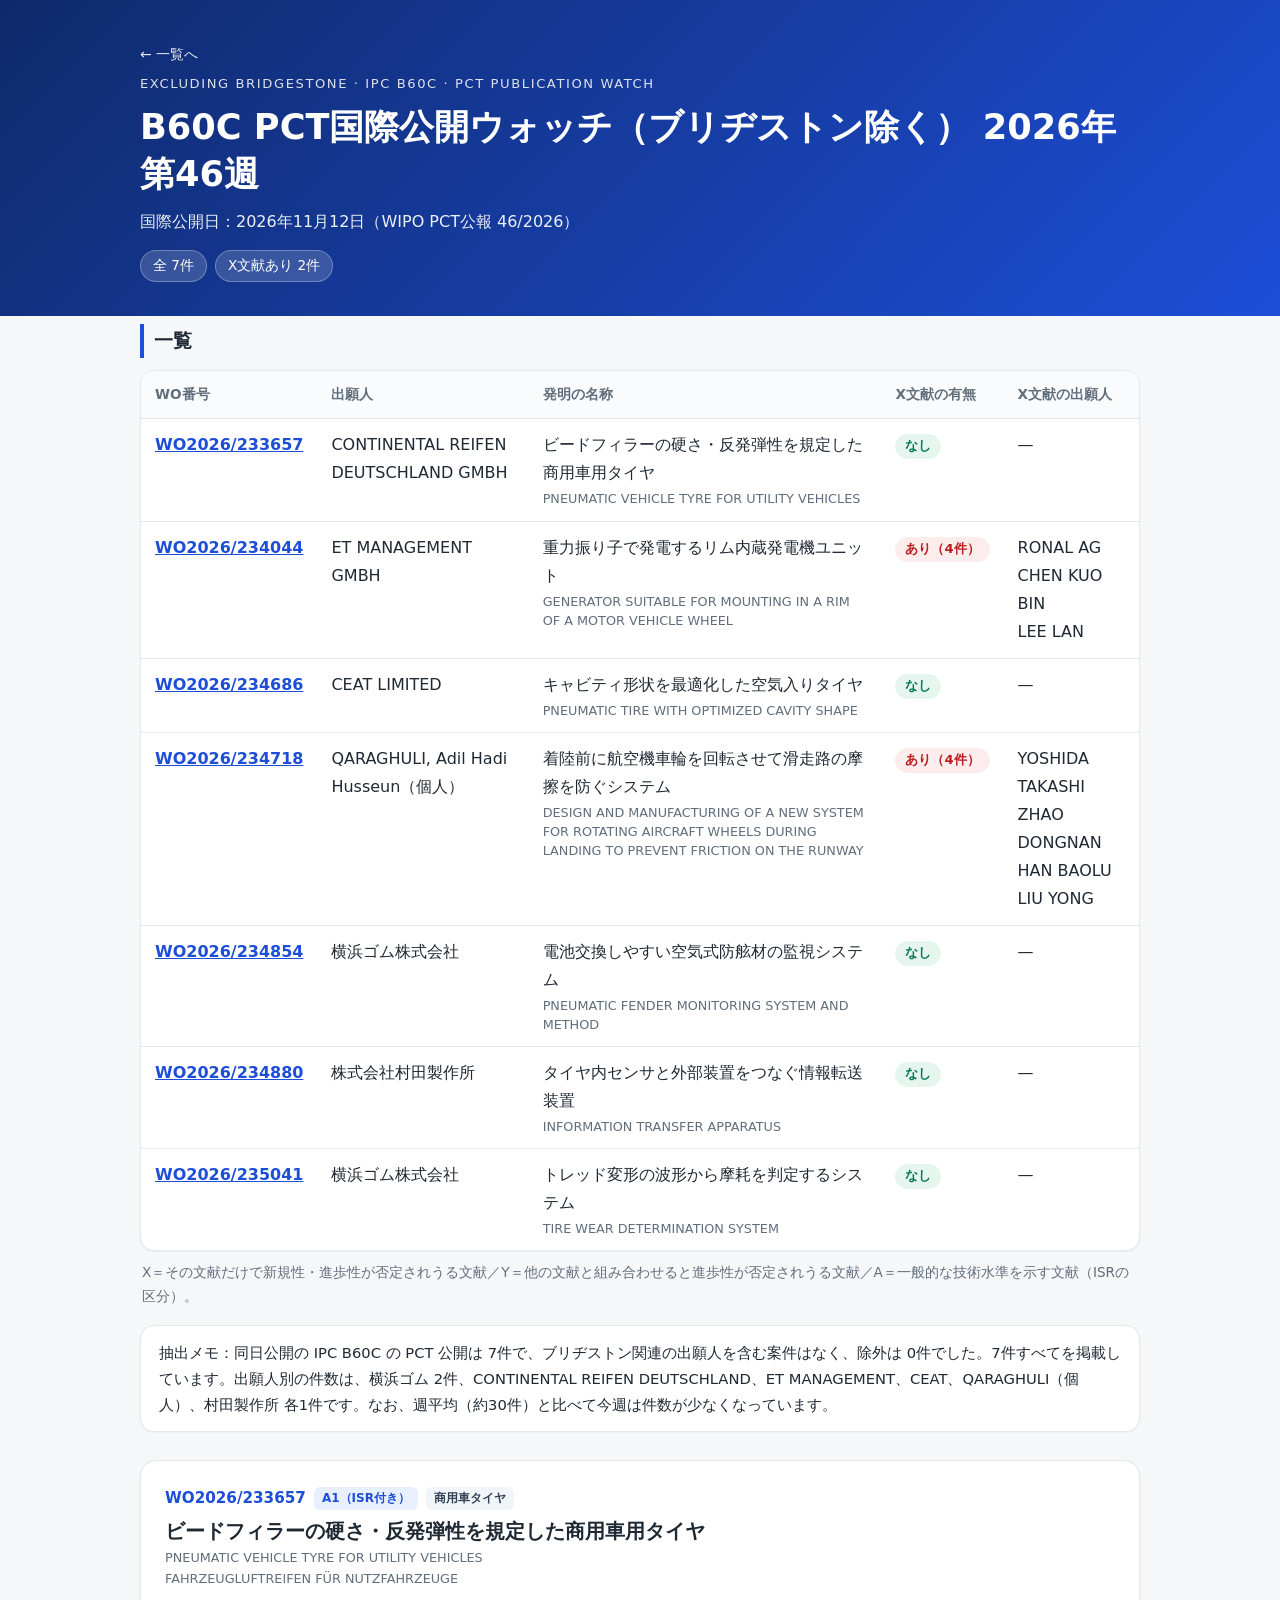
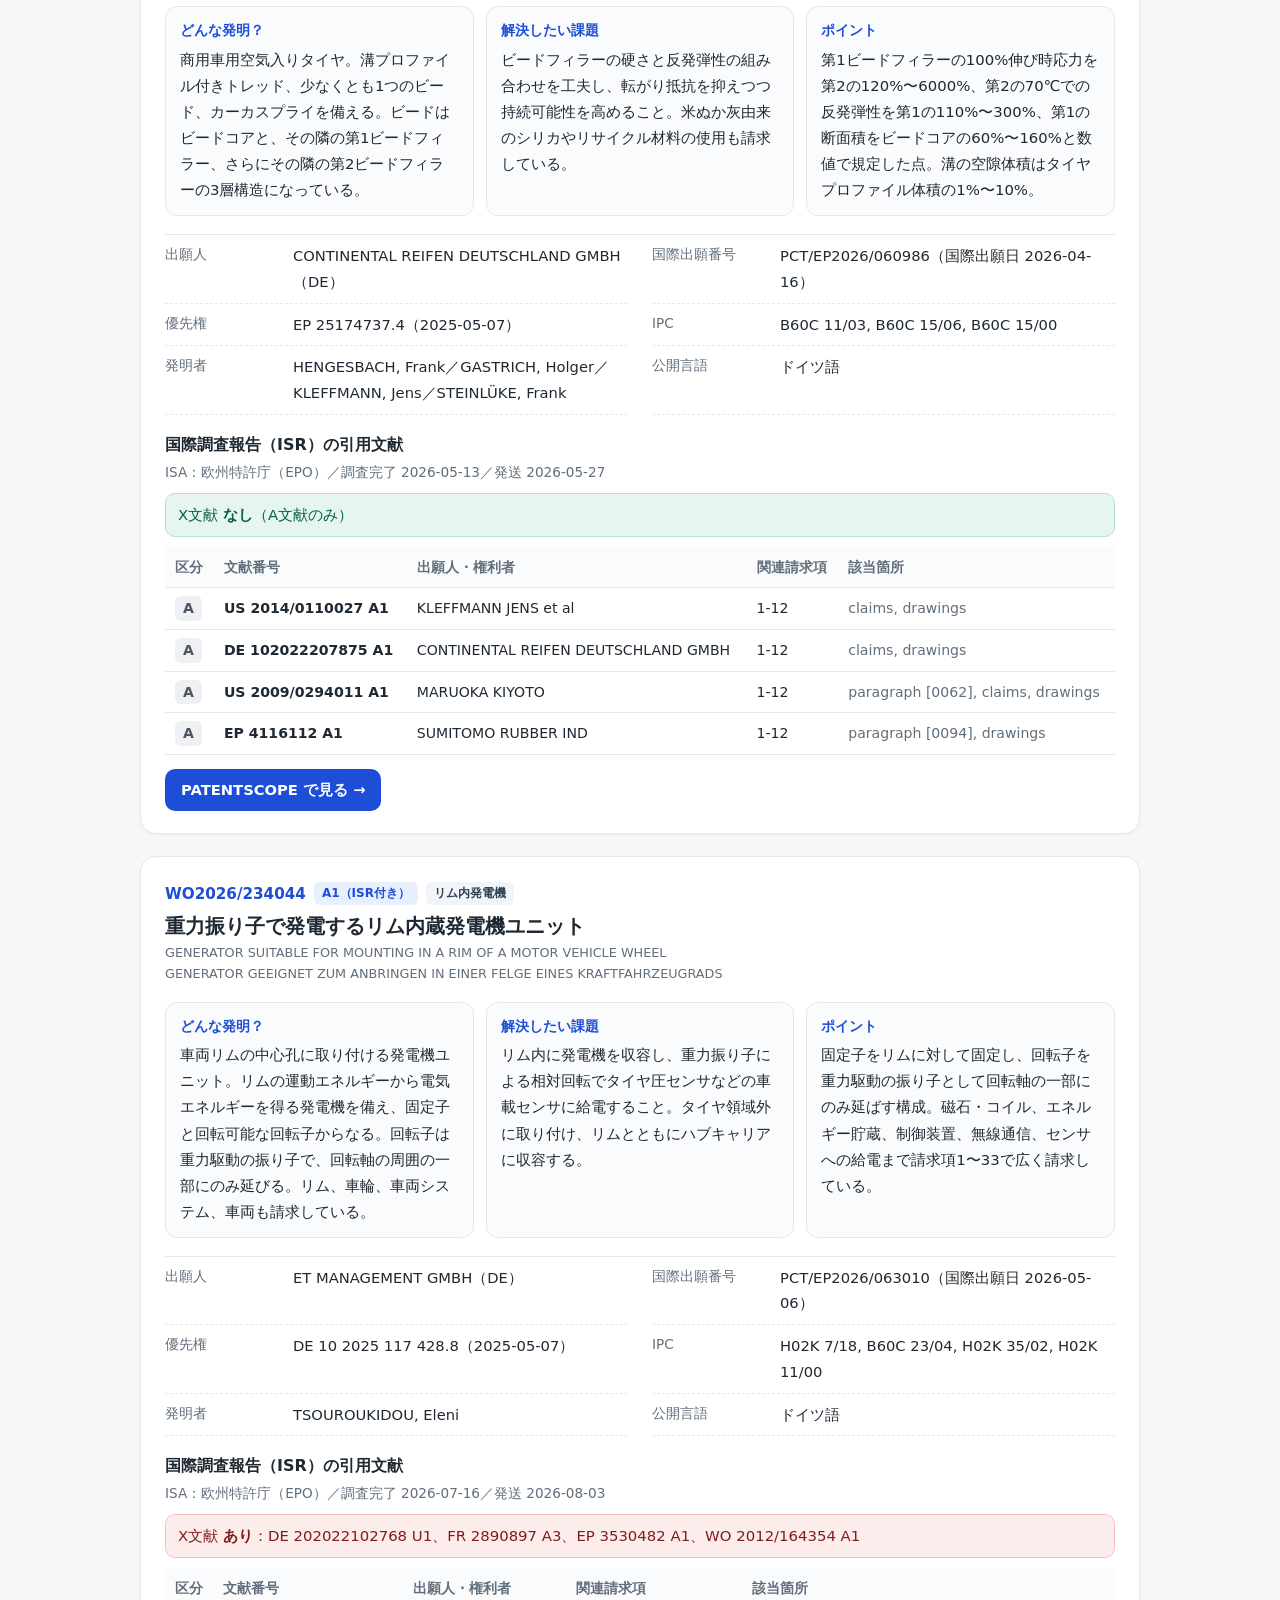
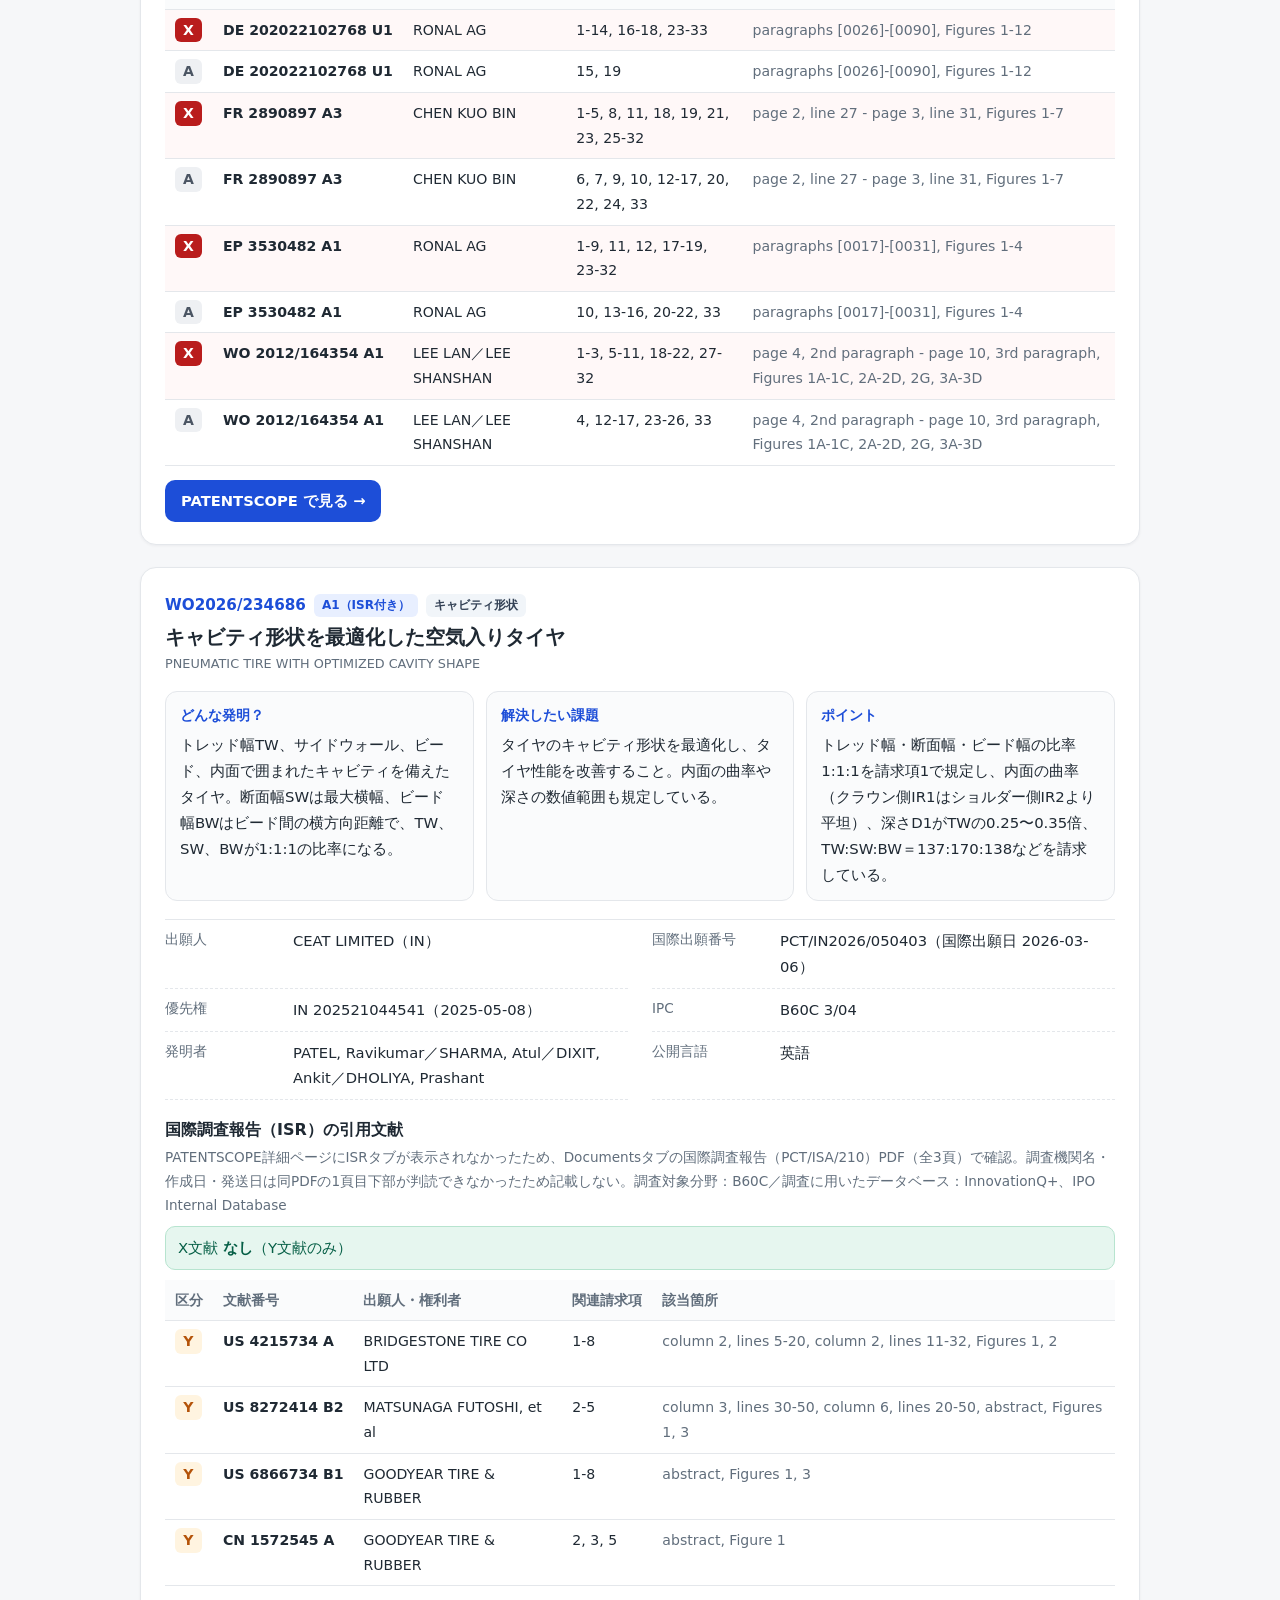
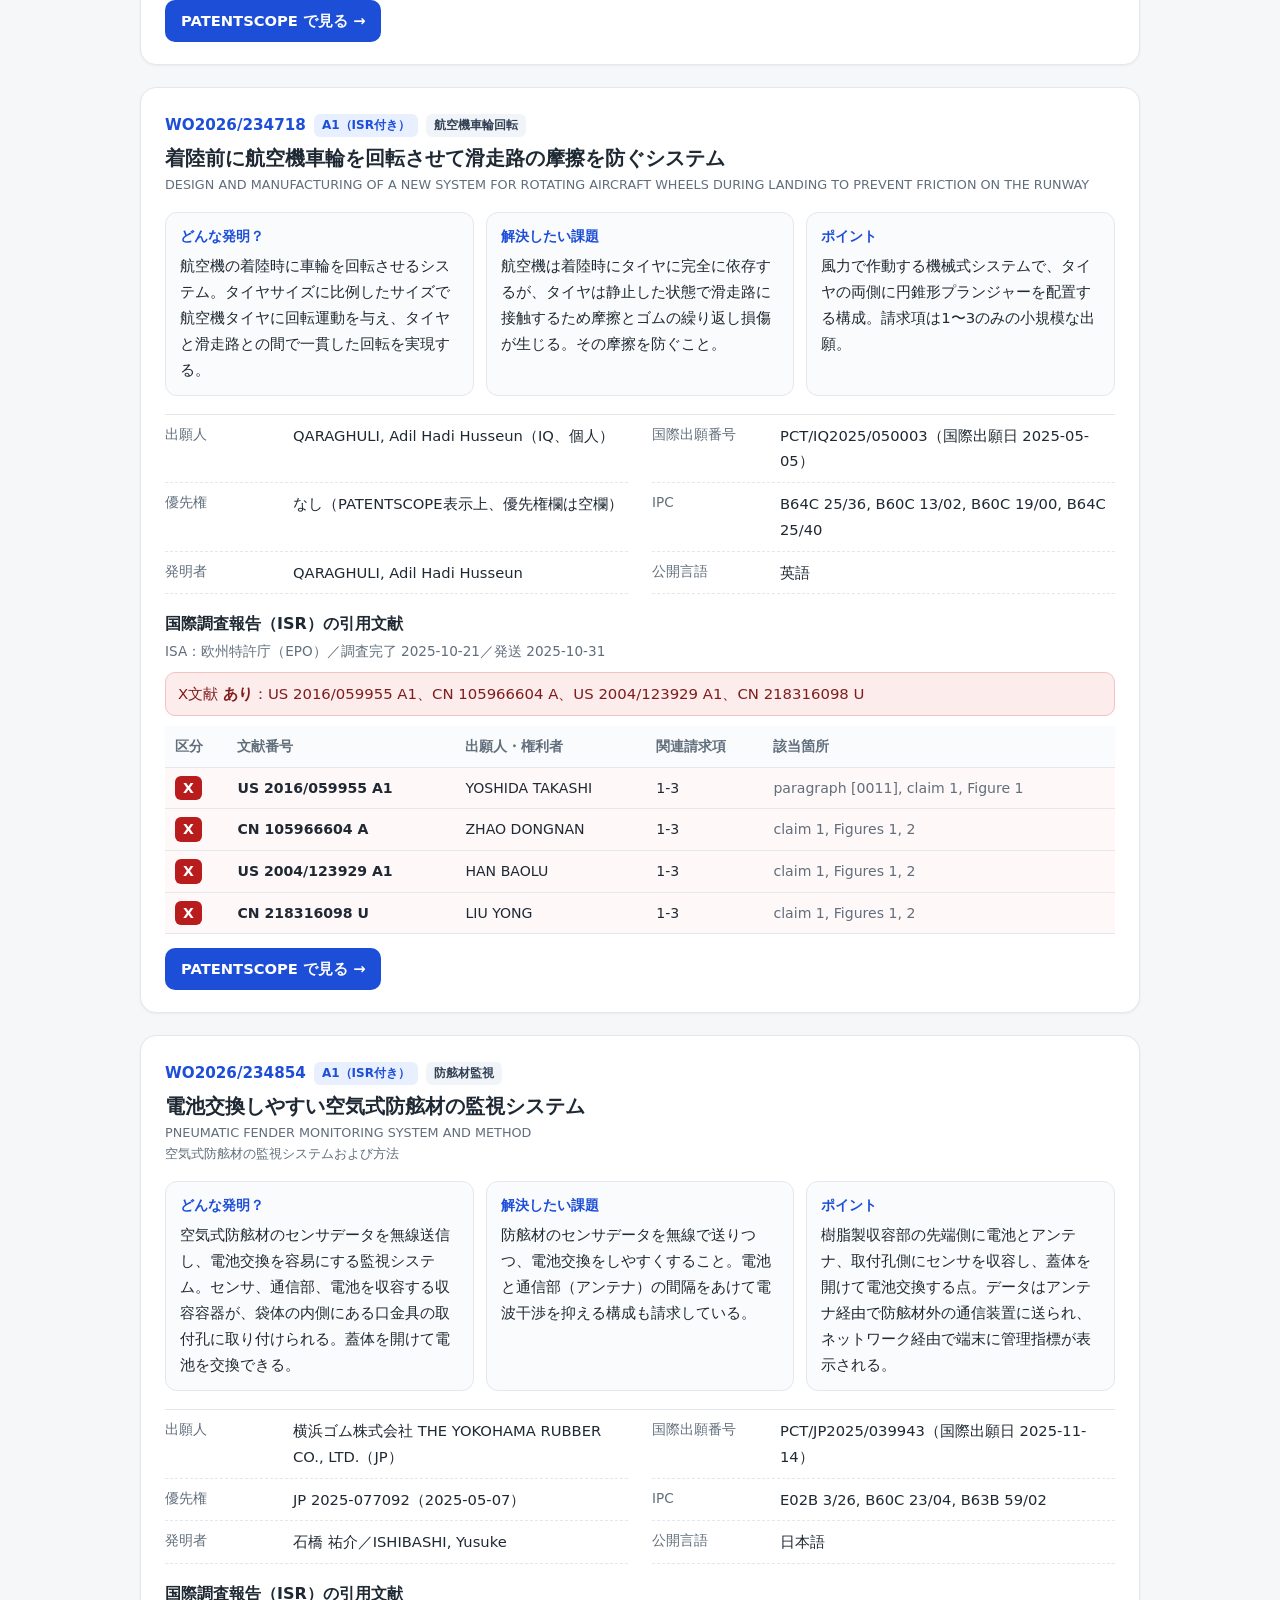
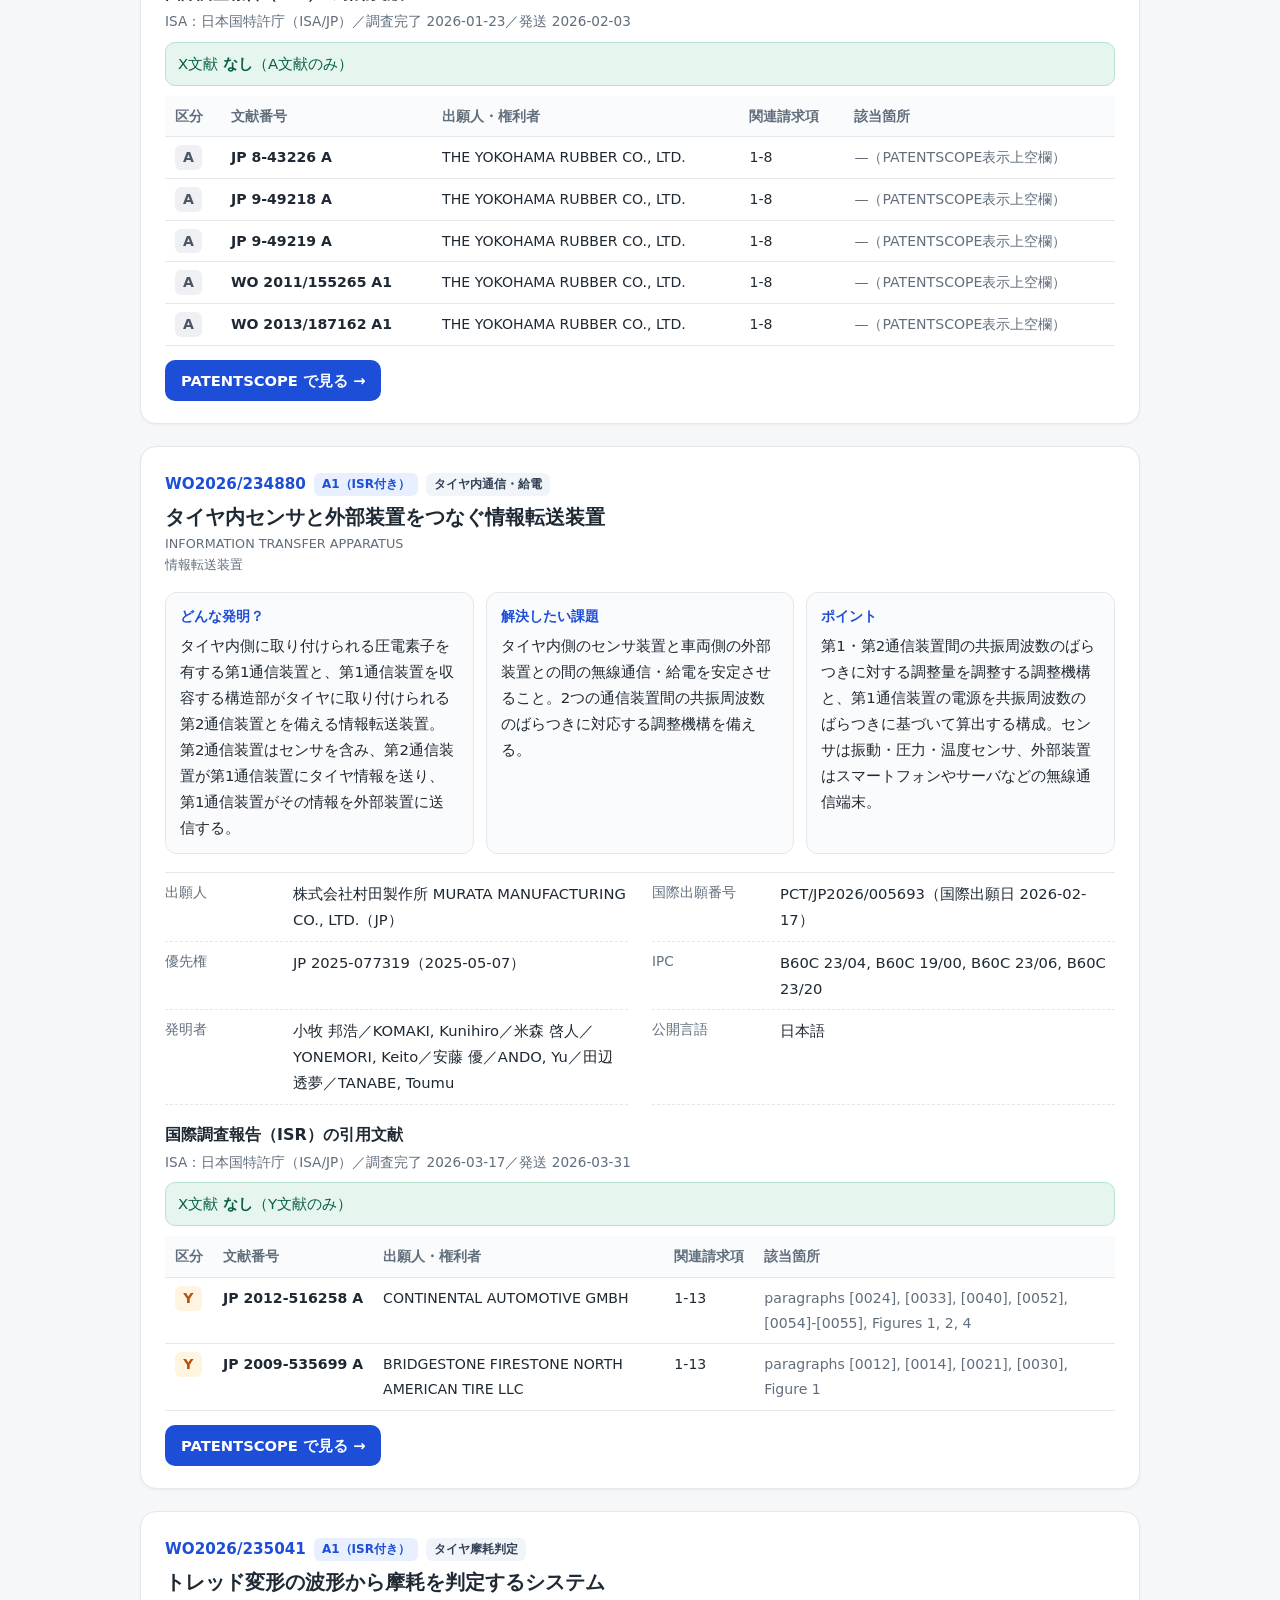
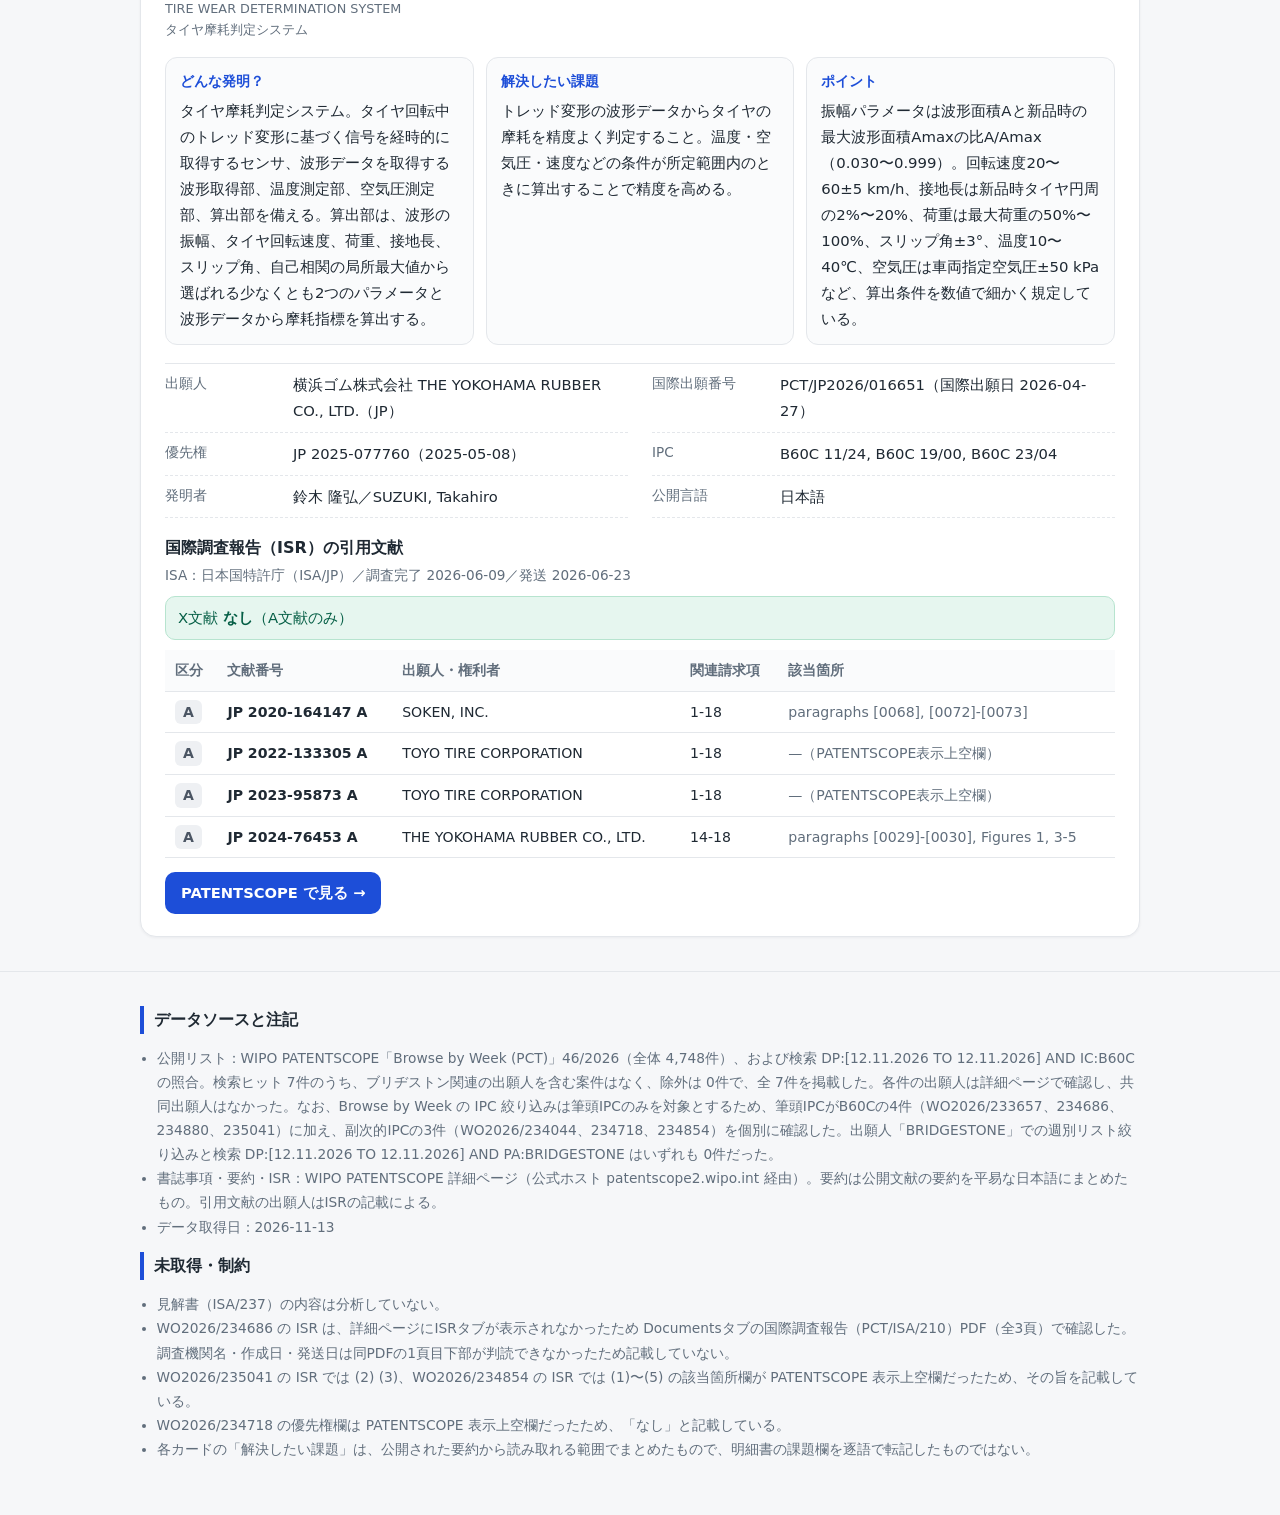
<file: weeks/2026-46/index.html>
<!DOCTYPE html>
<html lang="ja">
<head>
<meta charset="utf-8">
<meta name="viewport" content="width=device-width, initial-scale=1">
<title>B60C PCT国際公開ウォッチ（ブリヂストン除く） 2026年第46週</title>
<meta name="description" content="ブリヂストン関連を除く全出願人のIPC B60Cを含むPCT国際公開（2026年11月12日公開、WIPO公報 46/2026）7件の要約と国際調査報告のX文献">
<link rel="stylesheet" href="../../assets/style.css">
</head>
<body>
<header class="top"><div class="wrap">
  <a href="../../" style="display:inline-block;color:#fff;opacity:.9;font-size:.88rem;text-decoration:none;margin-bottom:6px">← 一覧へ</a>
  <div class="eyebrow">EXCLUDING BRIDGESTONE · IPC B60C · PCT PUBLICATION WATCH</div>
  <h1>B60C PCT国際公開ウォッチ（ブリヂストン除く） 2026年第46週</h1>
  <p>国際公開日：2026年11月12日（WIPO PCT公報 46/2026）</p>
  <div class="pills"><span class="pill">全 7件</span><span class="pill">X文献あり 2件</span></div>
</div></header>
<main class="wrap">
  <h2>一覧</h2>
  <div class="panel tw"><table class="st">
    <thead><tr><th>WO番号</th><th>出願人</th><th>発明の名称</th><th>X文献の有無</th><th>X文献の出願人</th></tr></thead>
    <tbody>
      <tr><td><a href="#WO2026233657">WO2026/233657</a></td><td>CONTINENTAL REIFEN DEUTSCHLAND GMBH</td><td>ビードフィラーの硬さ・反発弾性を規定した商用車用タイヤ<div class="sub">PNEUMATIC VEHICLE TYRE FOR UTILITY VEHICLES</div></td><td><span class="badge bn">なし</span></td><td>—</td></tr>
      <tr><td><a href="#WO2026234044">WO2026/234044</a></td><td>ET MANAGEMENT GMBH</td><td>重力振り子で発電するリム内蔵発電機ユニット<div class="sub">GENERATOR SUITABLE FOR MOUNTING IN A RIM OF A MOTOR VEHICLE WHEEL</div></td><td><span class="badge bx">あり（4件）</span></td><td>RONAL AG<br>CHEN KUO BIN<br>LEE LAN</td></tr>
      <tr><td><a href="#WO2026234686">WO2026/234686</a></td><td>CEAT LIMITED</td><td>キャビティ形状を最適化した空気入りタイヤ<div class="sub">PNEUMATIC TIRE WITH OPTIMIZED CAVITY SHAPE</div></td><td><span class="badge bn">なし</span></td><td>—</td></tr>
      <tr><td><a href="#WO2026234718">WO2026/234718</a></td><td>QARAGHULI, Adil Hadi Husseun（個人）</td><td>着陸前に航空機車輪を回転させて滑走路の摩擦を防ぐシステム<div class="sub">DESIGN AND MANUFACTURING OF A NEW SYSTEM FOR ROTATING AIRCRAFT WHEELS DURING LANDING TO PREVENT FRICTION ON THE RUNWAY</div></td><td><span class="badge bx">あり（4件）</span></td><td>YOSHIDA TAKASHI<br>ZHAO DONGNAN<br>HAN BAOLU<br>LIU YONG</td></tr>
      <tr><td><a href="#WO2026234854">WO2026/234854</a></td><td>横浜ゴム株式会社</td><td>電池交換しやすい空気式防舷材の監視システム<div class="sub">PNEUMATIC FENDER MONITORING SYSTEM AND METHOD</div></td><td><span class="badge bn">なし</span></td><td>—</td></tr>
      <tr><td><a href="#WO2026234880">WO2026/234880</a></td><td>株式会社村田製作所</td><td>タイヤ内センサと外部装置をつなぐ情報転送装置<div class="sub">INFORMATION TRANSFER APPARATUS</div></td><td><span class="badge bn">なし</span></td><td>—</td></tr>
      <tr><td><a href="#WO2026235041">WO2026/235041</a></td><td>横浜ゴム株式会社</td><td>トレッド変形の波形から摩耗を判定するシステム<div class="sub">TIRE WEAR DETERMINATION SYSTEM</div></td><td><span class="badge bn">なし</span></td><td>—</td></tr>
    </tbody>
  </table></div>
  <p class="legend">X＝その文献だけで新規性・進歩性が否定されうる文献／Y＝他の文献と組み合わせると進歩性が否定されうる文献／A＝一般的な技術水準を示す文献（ISRの区分）。</p>
  <div class="panel" style="padding:14px 18px;margin-top:16px">
    <p style="margin:0;font-size:.92rem">抽出メモ：同日公開の IPC B60C の PCT 公開は 7件で、ブリヂストン関連の出願人を含む案件はなく、除外は 0件でした。7件すべてを掲載しています。出願人別の件数は、横浜ゴム 2件、CONTINENTAL REIFEN DEUTSCHLAND、ET MANAGEMENT、CEAT、QARAGHULI（個人）、村田製作所 各1件です。なお、週平均（約30件）と比べて今週は件数が少なくなっています。</p>
  </div>

  <div class="cards">
<article class="card" id="WO2026233657">
  <header class="card-h">
    <div class="wo">WO2026/233657 <span class="kind">A1（ISR付き）</span> <span class="tag">商用車タイヤ</span></div>
    <h3>ビードフィラーの硬さ・反発弾性を規定した商用車用タイヤ</h3>
    <div class="sub">PNEUMATIC VEHICLE TYRE FOR UTILITY VEHICLES</div>
    <div class="sub">FAHRZEUGLUFTREIFEN FÜR NUTZFAHRZEUGE</div>
  </header>
  <section class="sums"><div class="sum"><h4>どんな発明？</h4><p>商用車用空気入りタイヤ。溝プロファイル付きトレッド、少なくとも1つのビード、カーカスプライを備える。ビードはビードコアと、その隣の第1ビードフィラー、さらにその隣の第2ビードフィラーの3層構造になっている。</p></div><div class="sum"><h4>解決したい課題</h4><p>ビードフィラーの硬さと反発弾性の組み合わせを工夫し、転がり抵抗を抑えつつ持続可能性を高めること。米ぬか灰由来のシリカやリサイクル材料の使用も請求している。</p></div><div class="sum"><h4>ポイント</h4><p>第1ビードフィラーの100%伸び時応力を第2の120%〜6000%、第2の70℃での反発弾性を第1の110%〜300%、第1の断面積をビードコアの60%〜160%と数値で規定した点。溝の空隙体積はタイヤプロファイル体積の1%〜10%。</p></div></section>
  <dl class="meta">
    <div><dt>出願人</dt><dd>CONTINENTAL REIFEN DEUTSCHLAND GMBH（DE）</dd></div>
    <div><dt>国際出願番号</dt><dd>PCT/EP2026/060986（国際出願日 2026-04-16）</dd></div>
    <div><dt>優先権</dt><dd>EP 25174737.4（2025-05-07）</dd></div>
    <div><dt>IPC</dt><dd>B60C 11/03, B60C 15/06, B60C 15/00</dd></div>
    <div><dt>発明者</dt><dd>HENGESBACH, Frank／GASTRICH, Holger／KLEFFMANN, Jens／STEINLÜKE, Frank</dd></div>
    <div><dt>公開言語</dt><dd>ドイツ語</dd></div>
  </dl>
  <section class="isr">
    <h4>国際調査報告（ISR）の引用文献</h4>
    <p class="isrmeta">ISA：欧州特許庁（EPO）／調査完了 2026-05-13／発送 2026-05-27</p>
    <div class="verdict vn">X文献 <b>なし</b>（A文献のみ）</div>
    <div class="tw"><table class="ct"><thead><tr><th>区分</th><th>文献番号</th><th>出願人・権利者</th><th>関連請求項</th><th>該当箇所</th></tr></thead><tbody>
    <tr><td><span class="cat catA">A</span></td><td class="num">US 2014/0110027 A1</td><td>KLEFFMANN JENS et al</td><td>1-12</td><td class="sub2">claims, drawings</td></tr>
    <tr><td><span class="cat catA">A</span></td><td class="num">DE 102022207875 A1</td><td>CONTINENTAL REIFEN DEUTSCHLAND GMBH</td><td>1-12</td><td class="sub2">claims, drawings</td></tr>
    <tr><td><span class="cat catA">A</span></td><td class="num">US 2009/0294011 A1</td><td>MARUOKA KIYOTO</td><td>1-12</td><td class="sub2">paragraph [0062], claims, drawings</td></tr>
    <tr><td><span class="cat catA">A</span></td><td class="num">EP 4116112 A1</td><td>SUMITOMO RUBBER IND</td><td>1-12</td><td class="sub2">paragraph [0094], drawings</td></tr>
    </tbody></table></div>
  </section>
  <a class="btn" href="https://patentscope.wipo.int/search/en/detail.jsf?docId=WO2026233657" target="_blank" rel="noopener">PATENTSCOPE で見る →</a>
</article>

<article class="card" id="WO2026234044">
  <header class="card-h">
    <div class="wo">WO2026/234044 <span class="kind">A1（ISR付き）</span> <span class="tag">リム内発電機</span></div>
    <h3>重力振り子で発電するリム内蔵発電機ユニット</h3>
    <div class="sub">GENERATOR SUITABLE FOR MOUNTING IN A RIM OF A MOTOR VEHICLE WHEEL</div>
    <div class="sub">GENERATOR GEEIGNET ZUM ANBRINGEN IN EINER FELGE EINES KRAFTFAHRZEUGRADS</div>
  </header>
  <section class="sums"><div class="sum"><h4>どんな発明？</h4><p>車両リムの中心孔に取り付ける発電機ユニット。リムの運動エネルギーから電気エネルギーを得る発電機を備え、固定子と回転可能な回転子からなる。回転子は重力駆動の振り子で、回転軸の周囲の一部にのみ延びる。リム、車輪、車両システム、車両も請求している。</p></div><div class="sum"><h4>解決したい課題</h4><p>リム内に発電機を収容し、重力振り子による相対回転でタイヤ圧センサなどの車載センサに給電すること。タイヤ領域外に取り付け、リムとともにハブキャリアに収容する。</p></div><div class="sum"><h4>ポイント</h4><p>固定子をリムに対して固定し、回転子を重力駆動の振り子として回転軸の一部にのみ延ばす構成。磁石・コイル、エネルギー貯蔵、制御装置、無線通信、センサへの給電まで請求項1〜33で広く請求している。</p></div></section>
  <dl class="meta">
    <div><dt>出願人</dt><dd>ET MANAGEMENT GMBH（DE）</dd></div>
    <div><dt>国際出願番号</dt><dd>PCT/EP2026/063010（国際出願日 2026-05-06）</dd></div>
    <div><dt>優先権</dt><dd>DE 10 2025 117 428.8（2025-05-07）</dd></div>
    <div><dt>IPC</dt><dd>H02K 7/18, B60C 23/04, H02K 35/02, H02K 11/00</dd></div>
    <div><dt>発明者</dt><dd>TSOUROUKIDOU, Eleni</dd></div>
    <div><dt>公開言語</dt><dd>ドイツ語</dd></div>
  </dl>
  <section class="isr">
    <h4>国際調査報告（ISR）の引用文献</h4>
    <p class="isrmeta">ISA：欧州特許庁（EPO）／調査完了 2026-07-16／発送 2026-08-03</p>
    <div class="verdict vx">X文献 <b>あり</b>：DE 202022102768 U1、FR 2890897 A3、EP 3530482 A1、WO 2012/164354 A1</div>
    <div class="tw"><table class="ct"><thead><tr><th>区分</th><th>文献番号</th><th>出願人・権利者</th><th>関連請求項</th><th>該当箇所</th></tr></thead><tbody>
    <tr class="cX"><td><span class="cat catX">X</span></td><td class="num">DE 202022102768 U1</td><td>RONAL AG</td><td>1-14, 16-18, 23-33</td><td class="sub2">paragraphs [0026]-[0090], Figures 1-12</td></tr>
    <tr><td><span class="cat catA">A</span></td><td class="num">DE 202022102768 U1</td><td>RONAL AG</td><td>15, 19</td><td class="sub2">paragraphs [0026]-[0090], Figures 1-12</td></tr>
    <tr class="cX"><td><span class="cat catX">X</span></td><td class="num">FR 2890897 A3</td><td>CHEN KUO BIN</td><td>1-5, 8, 11, 18, 19, 21, 23, 25-32</td><td class="sub2">page 2, line 27 - page 3, line 31, Figures 1-7</td></tr>
    <tr><td><span class="cat catA">A</span></td><td class="num">FR 2890897 A3</td><td>CHEN KUO BIN</td><td>6, 7, 9, 10, 12-17, 20, 22, 24, 33</td><td class="sub2">page 2, line 27 - page 3, line 31, Figures 1-7</td></tr>
    <tr class="cX"><td><span class="cat catX">X</span></td><td class="num">EP 3530482 A1</td><td>RONAL AG</td><td>1-9, 11, 12, 17-19, 23-32</td><td class="sub2">paragraphs [0017]-[0031], Figures 1-4</td></tr>
    <tr><td><span class="cat catA">A</span></td><td class="num">EP 3530482 A1</td><td>RONAL AG</td><td>10, 13-16, 20-22, 33</td><td class="sub2">paragraphs [0017]-[0031], Figures 1-4</td></tr>
    <tr class="cX"><td><span class="cat catX">X</span></td><td class="num">WO 2012/164354 A1</td><td>LEE LAN／LEE SHANSHAN</td><td>1-3, 5-11, 18-22, 27-32</td><td class="sub2">page 4, 2nd paragraph - page 10, 3rd paragraph, Figures 1A-1C, 2A-2D, 2G, 3A-3D</td></tr>
    <tr><td><span class="cat catA">A</span></td><td class="num">WO 2012/164354 A1</td><td>LEE LAN／LEE SHANSHAN</td><td>4, 12-17, 23-26, 33</td><td class="sub2">page 4, 2nd paragraph - page 10, 3rd paragraph, Figures 1A-1C, 2A-2D, 2G, 3A-3D</td></tr>
    </tbody></table></div>
  </section>
  <a class="btn" href="https://patentscope.wipo.int/search/en/detail.jsf?docId=WO2026234044" target="_blank" rel="noopener">PATENTSCOPE で見る →</a>
</article>

<article class="card" id="WO2026234686">
  <header class="card-h">
    <div class="wo">WO2026/234686 <span class="kind">A1（ISR付き）</span> <span class="tag">キャビティ形状</span></div>
    <h3>キャビティ形状を最適化した空気入りタイヤ</h3>
    <div class="sub">PNEUMATIC TIRE WITH OPTIMIZED CAVITY SHAPE</div>
  </header>
  <section class="sums"><div class="sum"><h4>どんな発明？</h4><p>トレッド幅TW、サイドウォール、ビード、内面で囲まれたキャビティを備えたタイヤ。断面幅SWは最大横幅、ビード幅BWはビード間の横方向距離で、TW、SW、BWが1:1:1の比率になる。</p></div><div class="sum"><h4>解決したい課題</h4><p>タイヤのキャビティ形状を最適化し、タイヤ性能を改善すること。内面の曲率や深さの数値範囲も規定している。</p></div><div class="sum"><h4>ポイント</h4><p>トレッド幅・断面幅・ビード幅の比率1:1:1を請求項1で規定し、内面の曲率（クラウン側IR1はショルダー側IR2より平坦）、深さD1がTWの0.25〜0.35倍、TW:SW:BW＝137:170:138などを請求している。</p></div></section>
  <dl class="meta">
    <div><dt>出願人</dt><dd>CEAT LIMITED（IN）</dd></div>
    <div><dt>国際出願番号</dt><dd>PCT/IN2026/050403（国際出願日 2026-03-06）</dd></div>
    <div><dt>優先権</dt><dd>IN 202521044541（2025-05-08）</dd></div>
    <div><dt>IPC</dt><dd>B60C 3/04</dd></div>
    <div><dt>発明者</dt><dd>PATEL, Ravikumar／SHARMA, Atul／DIXIT, Ankit／DHOLIYA, Prashant</dd></div>
    <div><dt>公開言語</dt><dd>英語</dd></div>
  </dl>
  <section class="isr">
    <h4>国際調査報告（ISR）の引用文献</h4>
    <p class="isrmeta">PATENTSCOPE詳細ページにISRタブが表示されなかったため、Documentsタブの国際調査報告（PCT/ISA/210）PDF（全3頁）で確認。調査機関名・作成日・発送日は同PDFの1頁目下部が判読できなかったため記載しない。調査対象分野：B60C／調査に用いたデータベース：InnovationQ+、IPO Internal Database</p>
    <div class="verdict vn">X文献 <b>なし</b>（Y文献のみ）</div>
    <div class="tw"><table class="ct"><thead><tr><th>区分</th><th>文献番号</th><th>出願人・権利者</th><th>関連請求項</th><th>該当箇所</th></tr></thead><tbody>
    <tr><td><span class="cat catY">Y</span></td><td class="num">US 4215734 A</td><td>BRIDGESTONE TIRE CO LTD</td><td>1-8</td><td class="sub2">column 2, lines 5-20, column 2, lines 11-32, Figures 1, 2</td></tr>
    <tr><td><span class="cat catY">Y</span></td><td class="num">US 8272414 B2</td><td>MATSUNAGA FUTOSHI, et al</td><td>2-5</td><td class="sub2">column 3, lines 30-50, column 6, lines 20-50, abstract, Figures 1, 3</td></tr>
    <tr><td><span class="cat catY">Y</span></td><td class="num">US 6866734 B1</td><td>GOODYEAR TIRE &amp; RUBBER</td><td>1-8</td><td class="sub2">abstract, Figures 1, 3</td></tr>
    <tr><td><span class="cat catY">Y</span></td><td class="num">CN 1572545 A</td><td>GOODYEAR TIRE &amp; RUBBER</td><td>2, 3, 5</td><td class="sub2">abstract, Figure 1</td></tr>
    </tbody></table></div>
  </section>
  <a class="btn" href="https://patentscope.wipo.int/search/en/detail.jsf?docId=WO2026234686" target="_blank" rel="noopener">PATENTSCOPE で見る →</a>
</article>

<article class="card" id="WO2026234718">
  <header class="card-h">
    <div class="wo">WO2026/234718 <span class="kind">A1（ISR付き）</span> <span class="tag">航空機車輪回転</span></div>
    <h3>着陸前に航空機車輪を回転させて滑走路の摩擦を防ぐシステム</h3>
    <div class="sub">DESIGN AND MANUFACTURING OF A NEW SYSTEM FOR ROTATING AIRCRAFT WHEELS DURING LANDING TO PREVENT FRICTION ON THE RUNWAY</div>
  </header>
  <section class="sums"><div class="sum"><h4>どんな発明？</h4><p>航空機の着陸時に車輪を回転させるシステム。タイヤサイズに比例したサイズで航空機タイヤに回転運動を与え、タイヤと滑走路との間で一貫した回転を実現する。</p></div><div class="sum"><h4>解決したい課題</h4><p>航空機は着陸時にタイヤに完全に依存するが、タイヤは静止した状態で滑走路に接触するため摩擦とゴムの繰り返し損傷が生じる。その摩擦を防ぐこと。</p></div><div class="sum"><h4>ポイント</h4><p>風力で作動する機械式システムで、タイヤの両側に円錐形プランジャーを配置する構成。請求項は1〜3のみの小規模な出願。</p></div></section>
  <dl class="meta">
    <div><dt>出願人</dt><dd>QARAGHULI, Adil Hadi Husseun（IQ、個人）</dd></div>
    <div><dt>国際出願番号</dt><dd>PCT/IQ2025/050003（国際出願日 2025-05-05）</dd></div>
    <div><dt>優先権</dt><dd>なし（PATENTSCOPE表示上、優先権欄は空欄）</dd></div>
    <div><dt>IPC</dt><dd>B64C 25/36, B60C 13/02, B60C 19/00, B64C 25/40</dd></div>
    <div><dt>発明者</dt><dd>QARAGHULI, Adil Hadi Husseun</dd></div>
    <div><dt>公開言語</dt><dd>英語</dd></div>
  </dl>
  <section class="isr">
    <h4>国際調査報告（ISR）の引用文献</h4>
    <p class="isrmeta">ISA：欧州特許庁（EPO）／調査完了 2025-10-21／発送 2025-10-31</p>
    <div class="verdict vx">X文献 <b>あり</b>：US 2016/059955 A1、CN 105966604 A、US 2004/123929 A1、CN 218316098 U</div>
    <div class="tw"><table class="ct"><thead><tr><th>区分</th><th>文献番号</th><th>出願人・権利者</th><th>関連請求項</th><th>該当箇所</th></tr></thead><tbody>
    <tr class="cX"><td><span class="cat catX">X</span></td><td class="num">US 2016/059955 A1</td><td>YOSHIDA TAKASHI</td><td>1-3</td><td class="sub2">paragraph [0011], claim 1, Figure 1</td></tr>
    <tr class="cX"><td><span class="cat catX">X</span></td><td class="num">CN 105966604 A</td><td>ZHAO DONGNAN</td><td>1-3</td><td class="sub2">claim 1, Figures 1, 2</td></tr>
    <tr class="cX"><td><span class="cat catX">X</span></td><td class="num">US 2004/123929 A1</td><td>HAN BAOLU</td><td>1-3</td><td class="sub2">claim 1, Figures 1, 2</td></tr>
    <tr class="cX"><td><span class="cat catX">X</span></td><td class="num">CN 218316098 U</td><td>LIU YONG</td><td>1-3</td><td class="sub2">claim 1, Figures 1, 2</td></tr>
    </tbody></table></div>
  </section>
  <a class="btn" href="https://patentscope.wipo.int/search/en/detail.jsf?docId=WO2026234718" target="_blank" rel="noopener">PATENTSCOPE で見る →</a>
</article>

<article class="card" id="WO2026234854">
  <header class="card-h">
    <div class="wo">WO2026/234854 <span class="kind">A1（ISR付き）</span> <span class="tag">防舷材監視</span></div>
    <h3>電池交換しやすい空気式防舷材の監視システム</h3>
    <div class="sub">PNEUMATIC FENDER MONITORING SYSTEM AND METHOD</div>
    <div class="sub">空気式防舷材の監視システムおよび方法</div>
  </header>
  <section class="sums"><div class="sum"><h4>どんな発明？</h4><p>空気式防舷材のセンサデータを無線送信し、電池交換を容易にする監視システム。センサ、通信部、電池を収容する収容容器が、袋体の内側にある口金具の取付孔に取り付けられる。蓋体を開けて電池を交換できる。</p></div><div class="sum"><h4>解決したい課題</h4><p>防舷材のセンサデータを無線で送りつつ、電池交換をしやすくすること。電池と通信部（アンテナ）の間隔をあけて電波干渉を抑える構成も請求している。</p></div><div class="sum"><h4>ポイント</h4><p>樹脂製収容部の先端側に電池とアンテナ、取付孔側にセンサを収容し、蓋体を開けて電池交換する点。データはアンテナ経由で防舷材外の通信装置に送られ、ネットワーク経由で端末に管理指標が表示される。</p></div></section>
  <dl class="meta">
    <div><dt>出願人</dt><dd>横浜ゴム株式会社 THE YOKOHAMA RUBBER CO., LTD.（JP）</dd></div>
    <div><dt>国際出願番号</dt><dd>PCT/JP2025/039943（国際出願日 2025-11-14）</dd></div>
    <div><dt>優先権</dt><dd>JP 2025-077092（2025-05-07）</dd></div>
    <div><dt>IPC</dt><dd>E02B 3/26, B60C 23/04, B63B 59/02</dd></div>
    <div><dt>発明者</dt><dd>石橋 祐介／ISHIBASHI, Yusuke</dd></div>
    <div><dt>公開言語</dt><dd>日本語</dd></div>
  </dl>
  <section class="isr">
    <h4>国際調査報告（ISR）の引用文献</h4>
    <p class="isrmeta">ISA：日本国特許庁（ISA/JP）／調査完了 2026-01-23／発送 2026-02-03</p>
    <div class="verdict vn">X文献 <b>なし</b>（A文献のみ）</div>
    <div class="tw"><table class="ct"><thead><tr><th>区分</th><th>文献番号</th><th>出願人・権利者</th><th>関連請求項</th><th>該当箇所</th></tr></thead><tbody>
    <tr><td><span class="cat catA">A</span></td><td class="num">JP 8-43226 A</td><td>THE YOKOHAMA RUBBER CO., LTD.</td><td>1-8</td><td class="sub2">—（PATENTSCOPE表示上空欄）</td></tr>
    <tr><td><span class="cat catA">A</span></td><td class="num">JP 9-49218 A</td><td>THE YOKOHAMA RUBBER CO., LTD.</td><td>1-8</td><td class="sub2">—（PATENTSCOPE表示上空欄）</td></tr>
    <tr><td><span class="cat catA">A</span></td><td class="num">JP 9-49219 A</td><td>THE YOKOHAMA RUBBER CO., LTD.</td><td>1-8</td><td class="sub2">—（PATENTSCOPE表示上空欄）</td></tr>
    <tr><td><span class="cat catA">A</span></td><td class="num">WO 2011/155265 A1</td><td>THE YOKOHAMA RUBBER CO., LTD.</td><td>1-8</td><td class="sub2">—（PATENTSCOPE表示上空欄）</td></tr>
    <tr><td><span class="cat catA">A</span></td><td class="num">WO 2013/187162 A1</td><td>THE YOKOHAMA RUBBER CO., LTD.</td><td>1-8</td><td class="sub2">—（PATENTSCOPE表示上空欄）</td></tr>
    </tbody></table></div>
  </section>
  <a class="btn" href="https://patentscope.wipo.int/search/en/detail.jsf?docId=WO2026234854" target="_blank" rel="noopener">PATENTSCOPE で見る →</a>
</article>

<article class="card" id="WO2026234880">
  <header class="card-h">
    <div class="wo">WO2026/234880 <span class="kind">A1（ISR付き）</span> <span class="tag">タイヤ内通信・給電</span></div>
    <h3>タイヤ内センサと外部装置をつなぐ情報転送装置</h3>
    <div class="sub">INFORMATION TRANSFER APPARATUS</div>
    <div class="sub">情報転送装置</div>
  </header>
  <section class="sums"><div class="sum"><h4>どんな発明？</h4><p>タイヤ内側に取り付けられる圧電素子を有する第1通信装置と、第1通信装置を収容する構造部がタイヤに取り付けられる第2通信装置とを備える情報転送装置。第2通信装置はセンサを含み、第2通信装置が第1通信装置にタイヤ情報を送り、第1通信装置がその情報を外部装置に送信する。</p></div><div class="sum"><h4>解決したい課題</h4><p>タイヤ内側のセンサ装置と車両側の外部装置との間の無線通信・給電を安定させること。2つの通信装置間の共振周波数のばらつきに対応する調整機構を備える。</p></div><div class="sum"><h4>ポイント</h4><p>第1・第2通信装置間の共振周波数のばらつきに対する調整量を調整する調整機構と、第1通信装置の電源を共振周波数のばらつきに基づいて算出する構成。センサは振動・圧力・温度センサ、外部装置はスマートフォンやサーバなどの無線通信端末。</p></div></section>
  <dl class="meta">
    <div><dt>出願人</dt><dd>株式会社村田製作所 MURATA MANUFACTURING CO., LTD.（JP）</dd></div>
    <div><dt>国際出願番号</dt><dd>PCT/JP2026/005693（国際出願日 2026-02-17）</dd></div>
    <div><dt>優先権</dt><dd>JP 2025-077319（2025-05-07）</dd></div>
    <div><dt>IPC</dt><dd>B60C 23/04, B60C 19/00, B60C 23/06, B60C 23/20</dd></div>
    <div><dt>発明者</dt><dd>小牧 邦浩／KOMAKI, Kunihiro／米森 啓人／YONEMORI, Keito／安藤 優／ANDO, Yu／田辺 透夢／TANABE, Toumu</dd></div>
    <div><dt>公開言語</dt><dd>日本語</dd></div>
  </dl>
  <section class="isr">
    <h4>国際調査報告（ISR）の引用文献</h4>
    <p class="isrmeta">ISA：日本国特許庁（ISA/JP）／調査完了 2026-03-17／発送 2026-03-31</p>
    <div class="verdict vn">X文献 <b>なし</b>（Y文献のみ）</div>
    <div class="tw"><table class="ct"><thead><tr><th>区分</th><th>文献番号</th><th>出願人・権利者</th><th>関連請求項</th><th>該当箇所</th></tr></thead><tbody>
    <tr><td><span class="cat catY">Y</span></td><td class="num">JP 2012-516258 A</td><td>CONTINENTAL AUTOMOTIVE GMBH</td><td>1-13</td><td class="sub2">paragraphs [0024], [0033], [0040], [0052], [0054]-[0055], Figures 1, 2, 4</td></tr>
    <tr><td><span class="cat catY">Y</span></td><td class="num">JP 2009-535699 A</td><td>BRIDGESTONE FIRESTONE NORTH AMERICAN TIRE LLC</td><td>1-13</td><td class="sub2">paragraphs [0012], [0014], [0021], [0030], Figure 1</td></tr>
    </tbody></table></div>
  </section>
  <a class="btn" href="https://patentscope.wipo.int/search/en/detail.jsf?docId=WO2026234880" target="_blank" rel="noopener">PATENTSCOPE で見る →</a>
</article>

<article class="card" id="WO2026235041">
  <header class="card-h">
    <div class="wo">WO2026/235041 <span class="kind">A1（ISR付き）</span> <span class="tag">タイヤ摩耗判定</span></div>
    <h3>トレッド変形の波形から摩耗を判定するシステム</h3>
    <div class="sub">TIRE WEAR DETERMINATION SYSTEM</div>
    <div class="sub">タイヤ摩耗判定システム</div>
  </header>
  <section class="sums"><div class="sum"><h4>どんな発明？</h4><p>タイヤ摩耗判定システム。タイヤ回転中のトレッド変形に基づく信号を経時的に取得するセンサ、波形データを取得する波形取得部、温度測定部、空気圧測定部、算出部を備える。算出部は、波形の振幅、タイヤ回転速度、荷重、接地長、スリップ角、自己相関の局所最大値から選ばれる少なくとも2つのパラメータと波形データから摩耗指標を算出する。</p></div><div class="sum"><h4>解決したい課題</h4><p>トレッド変形の波形データからタイヤの摩耗を精度よく判定すること。温度・空気圧・速度などの条件が所定範囲内のときに算出することで精度を高める。</p></div><div class="sum"><h4>ポイント</h4><p>振幅パラメータは波形面積Aと新品時の最大波形面積Amaxの比A/Amax（0.030〜0.999）。回転速度20〜60±5 km/h、接地長は新品時タイヤ円周の2%〜20%、荷重は最大荷重の50%〜100%、スリップ角±3°、温度10〜40℃、空気圧は車両指定空気圧±50 kPaなど、算出条件を数値で細かく規定している。</p></div></section>
  <dl class="meta">
    <div><dt>出願人</dt><dd>横浜ゴム株式会社 THE YOKOHAMA RUBBER CO., LTD.（JP）</dd></div>
    <div><dt>国際出願番号</dt><dd>PCT/JP2026/016651（国際出願日 2026-04-27）</dd></div>
    <div><dt>優先権</dt><dd>JP 2025-077760（2025-05-08）</dd></div>
    <div><dt>IPC</dt><dd>B60C 11/24, B60C 19/00, B60C 23/04</dd></div>
    <div><dt>発明者</dt><dd>鈴木 隆弘／SUZUKI, Takahiro</dd></div>
    <div><dt>公開言語</dt><dd>日本語</dd></div>
  </dl>
  <section class="isr">
    <h4>国際調査報告（ISR）の引用文献</h4>
    <p class="isrmeta">ISA：日本国特許庁（ISA/JP）／調査完了 2026-06-09／発送 2026-06-23</p>
    <div class="verdict vn">X文献 <b>なし</b>（A文献のみ）</div>
    <div class="tw"><table class="ct"><thead><tr><th>区分</th><th>文献番号</th><th>出願人・権利者</th><th>関連請求項</th><th>該当箇所</th></tr></thead><tbody>
    <tr><td><span class="cat catA">A</span></td><td class="num">JP 2020-164147 A</td><td>SOKEN, INC.</td><td>1-18</td><td class="sub2">paragraphs [0068], [0072]-[0073]</td></tr>
    <tr><td><span class="cat catA">A</span></td><td class="num">JP 2022-133305 A</td><td>TOYO TIRE CORPORATION</td><td>1-18</td><td class="sub2">—（PATENTSCOPE表示上空欄）</td></tr>
    <tr><td><span class="cat catA">A</span></td><td class="num">JP 2023-95873 A</td><td>TOYO TIRE CORPORATION</td><td>1-18</td><td class="sub2">—（PATENTSCOPE表示上空欄）</td></tr>
    <tr><td><span class="cat catA">A</span></td><td class="num">JP 2024-76453 A</td><td>THE YOKOHAMA RUBBER CO., LTD.</td><td>14-18</td><td class="sub2">paragraphs [0029]-[0030], Figures 1, 3-5</td></tr>
    </tbody></table></div>
  </section>
  <a class="btn" href="https://patentscope.wipo.int/search/en/detail.jsf?docId=WO2026235041" target="_blank" rel="noopener">PATENTSCOPE で見る →</a>
</article>
</div>
</main>
<footer><div class="wrap">
<h2>データソースと注記</h2>
<ul>
<li>公開リスト：WIPO PATENTSCOPE「Browse by Week (PCT)」46/2026（全体 4,748件）、および検索 DP:[12.11.2026 TO 12.11.2026] AND IC:B60C の照合。検索ヒット 7件のうち、ブリヂストン関連の出願人を含む案件はなく、除外は 0件で、全 7件を掲載した。各件の出願人は詳細ページで確認し、共同出願人はなかった。なお、Browse by Week の IPC 絞り込みは筆頭IPCのみを対象とするため、筆頭IPCがB60Cの4件（WO2026/233657、234686、234880、235041）に加え、副次的IPCの3件（WO2026/234044、234718、234854）を個別に確認した。出願人「BRIDGESTONE」での週別リスト絞り込みと検索 DP:[12.11.2026 TO 12.11.2026] AND PA:BRIDGESTONE はいずれも 0件だった。</li>
<li>書誌事項・要約・ISR：WIPO PATENTSCOPE 詳細ページ（公式ホスト patentscope2.wipo.int 経由）。要約は公開文献の要約を平易な日本語にまとめたもの。引用文献の出願人はISRの記載による。</li>
<li>データ取得日：2026-11-13</li>
</ul>
<h2>未取得・制約</h2>
<ul>
<li>見解書（ISA/237）の内容は分析していない。</li>
<li>WO2026/234686 の ISR は、詳細ページにISRタブが表示されなかったため Documentsタブの国際調査報告（PCT/ISA/210）PDF（全3頁）で確認した。調査機関名・作成日・発送日は同PDFの1頁目下部が判読できなかったため記載していない。</li>
<li>WO2026/235041 の ISR では (2) (3)、WO2026/234854 の ISR では (1)〜(5) の該当箇所欄が PATENTSCOPE 表示上空欄だったため、その旨を記載している。</li>
<li>WO2026/234718 の優先権欄は PATENTSCOPE 表示上空欄だったため、「なし」と記載している。</li>
<li>各カードの「解決したい課題」は、公開された要約から読み取れる範囲でまとめたもので、明細書の課題欄を逐語で転記したものではない。</li>
</ul>
</div></footer>
</body>
</html>
</file>
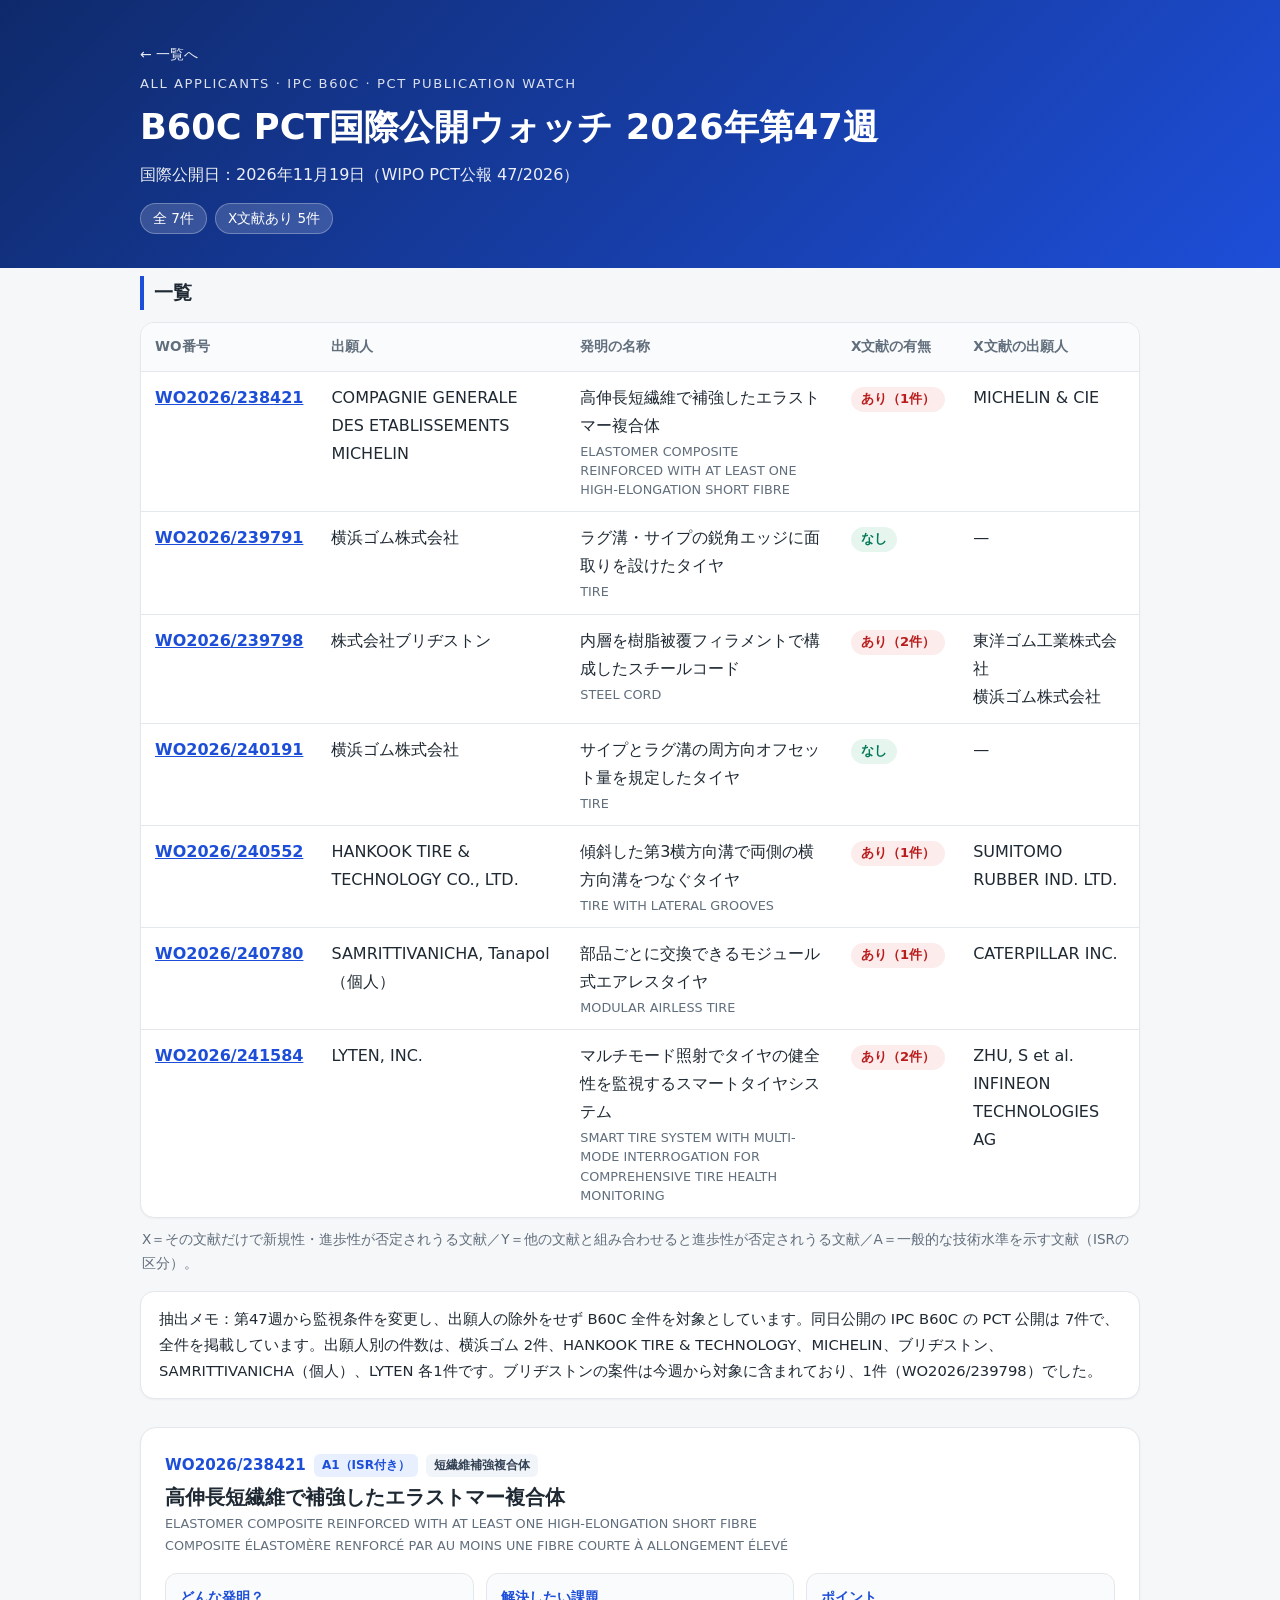
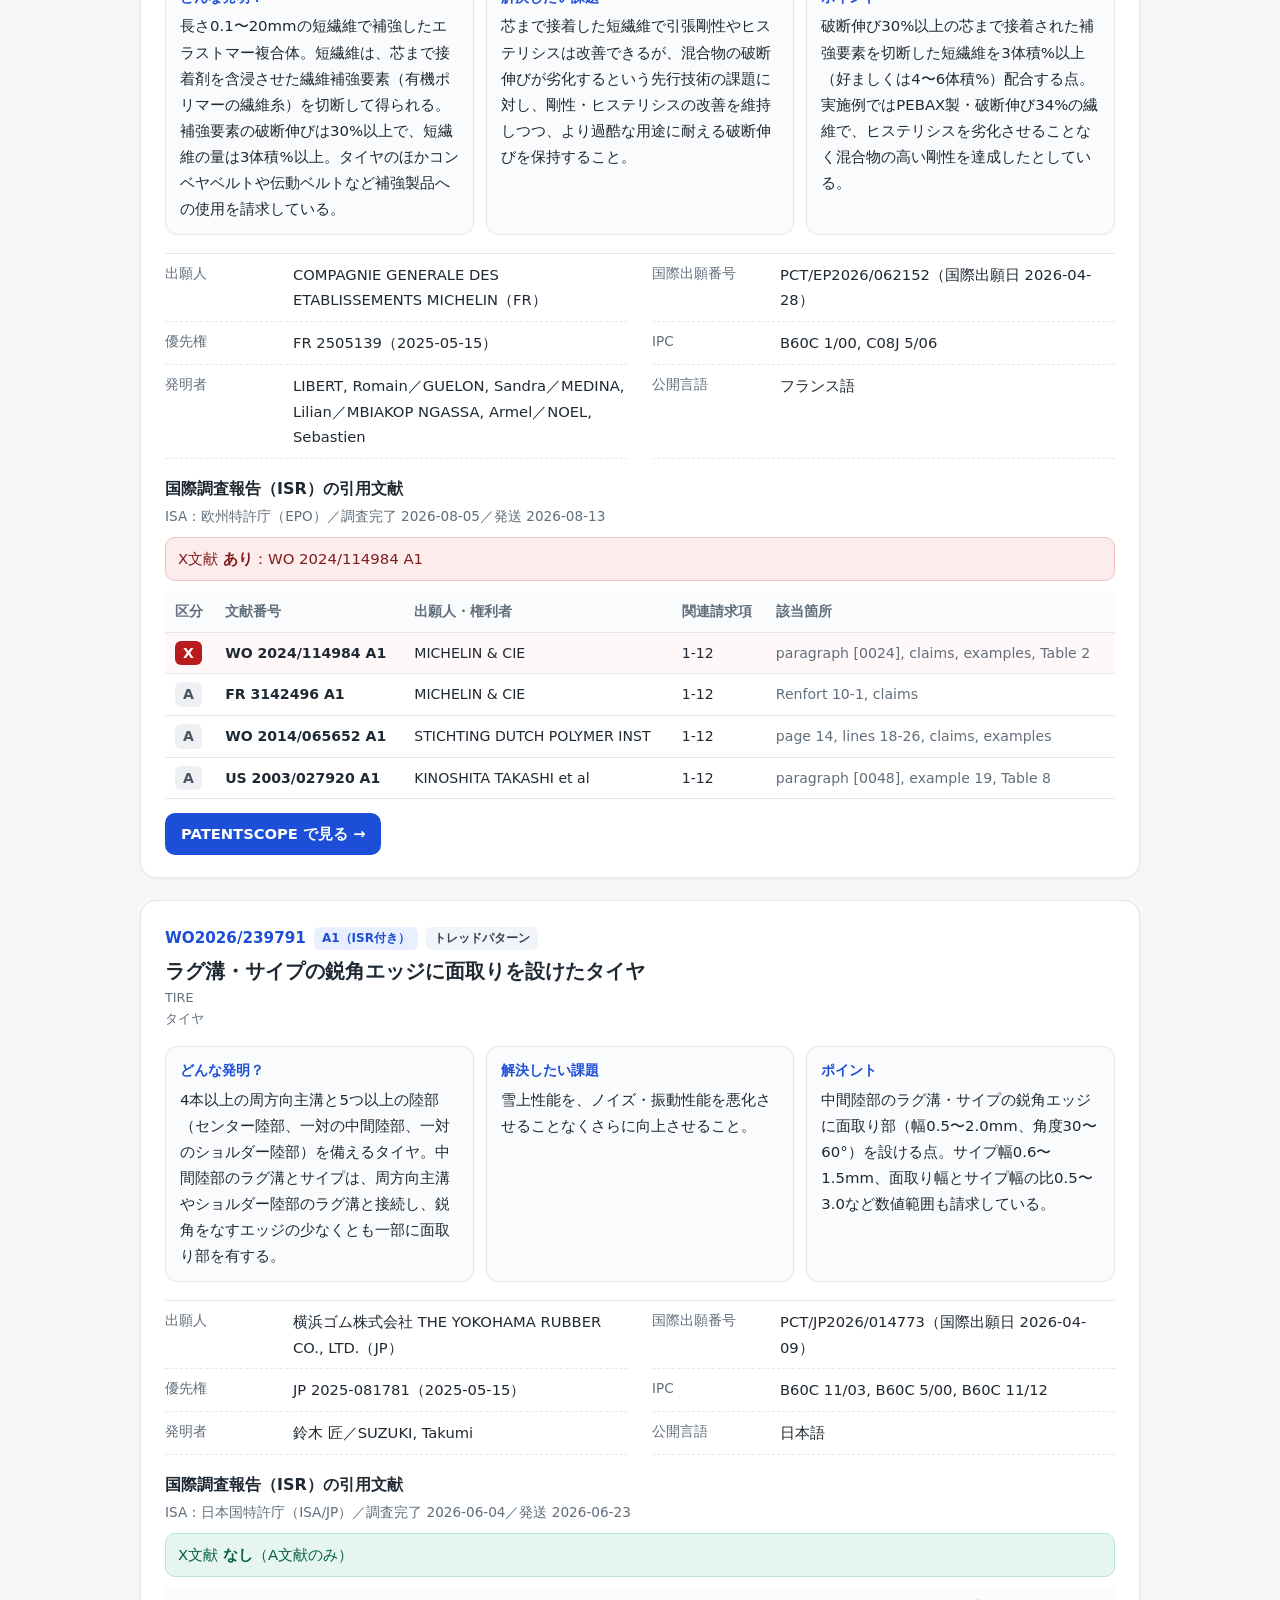
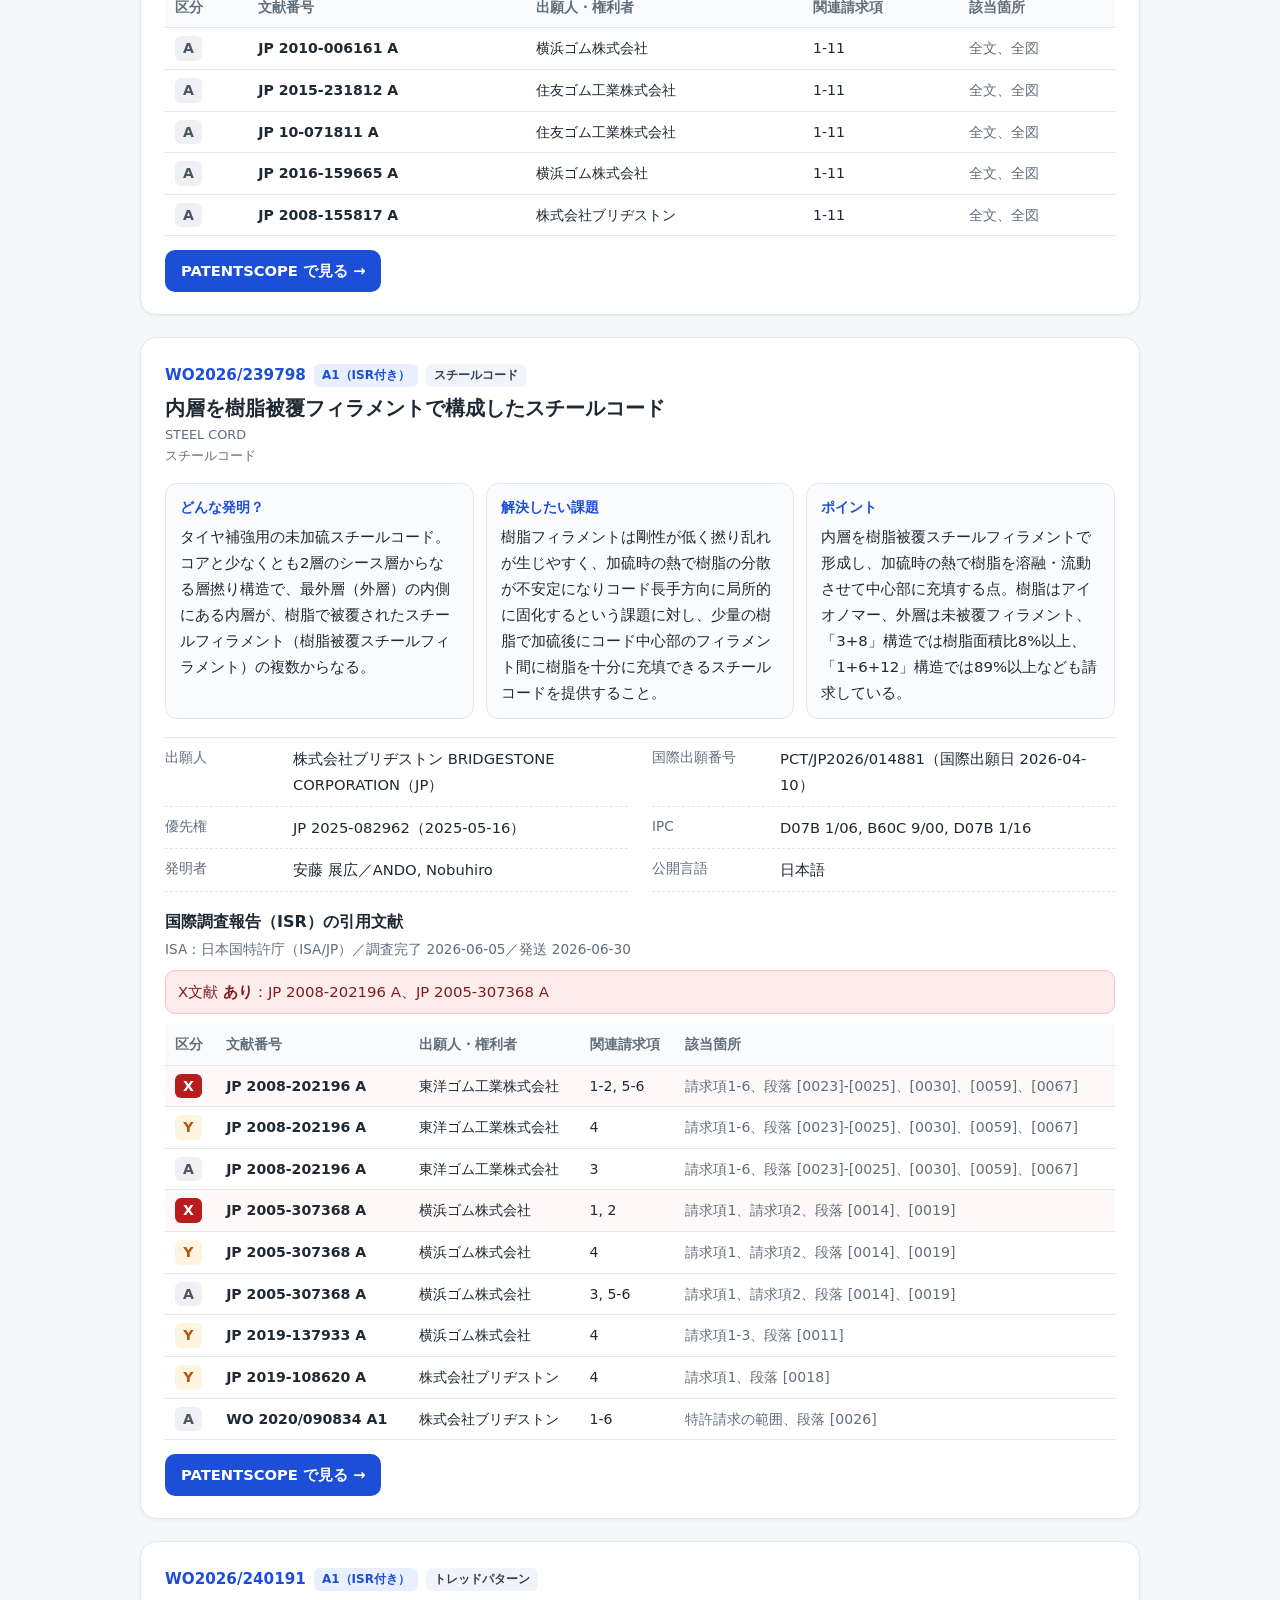
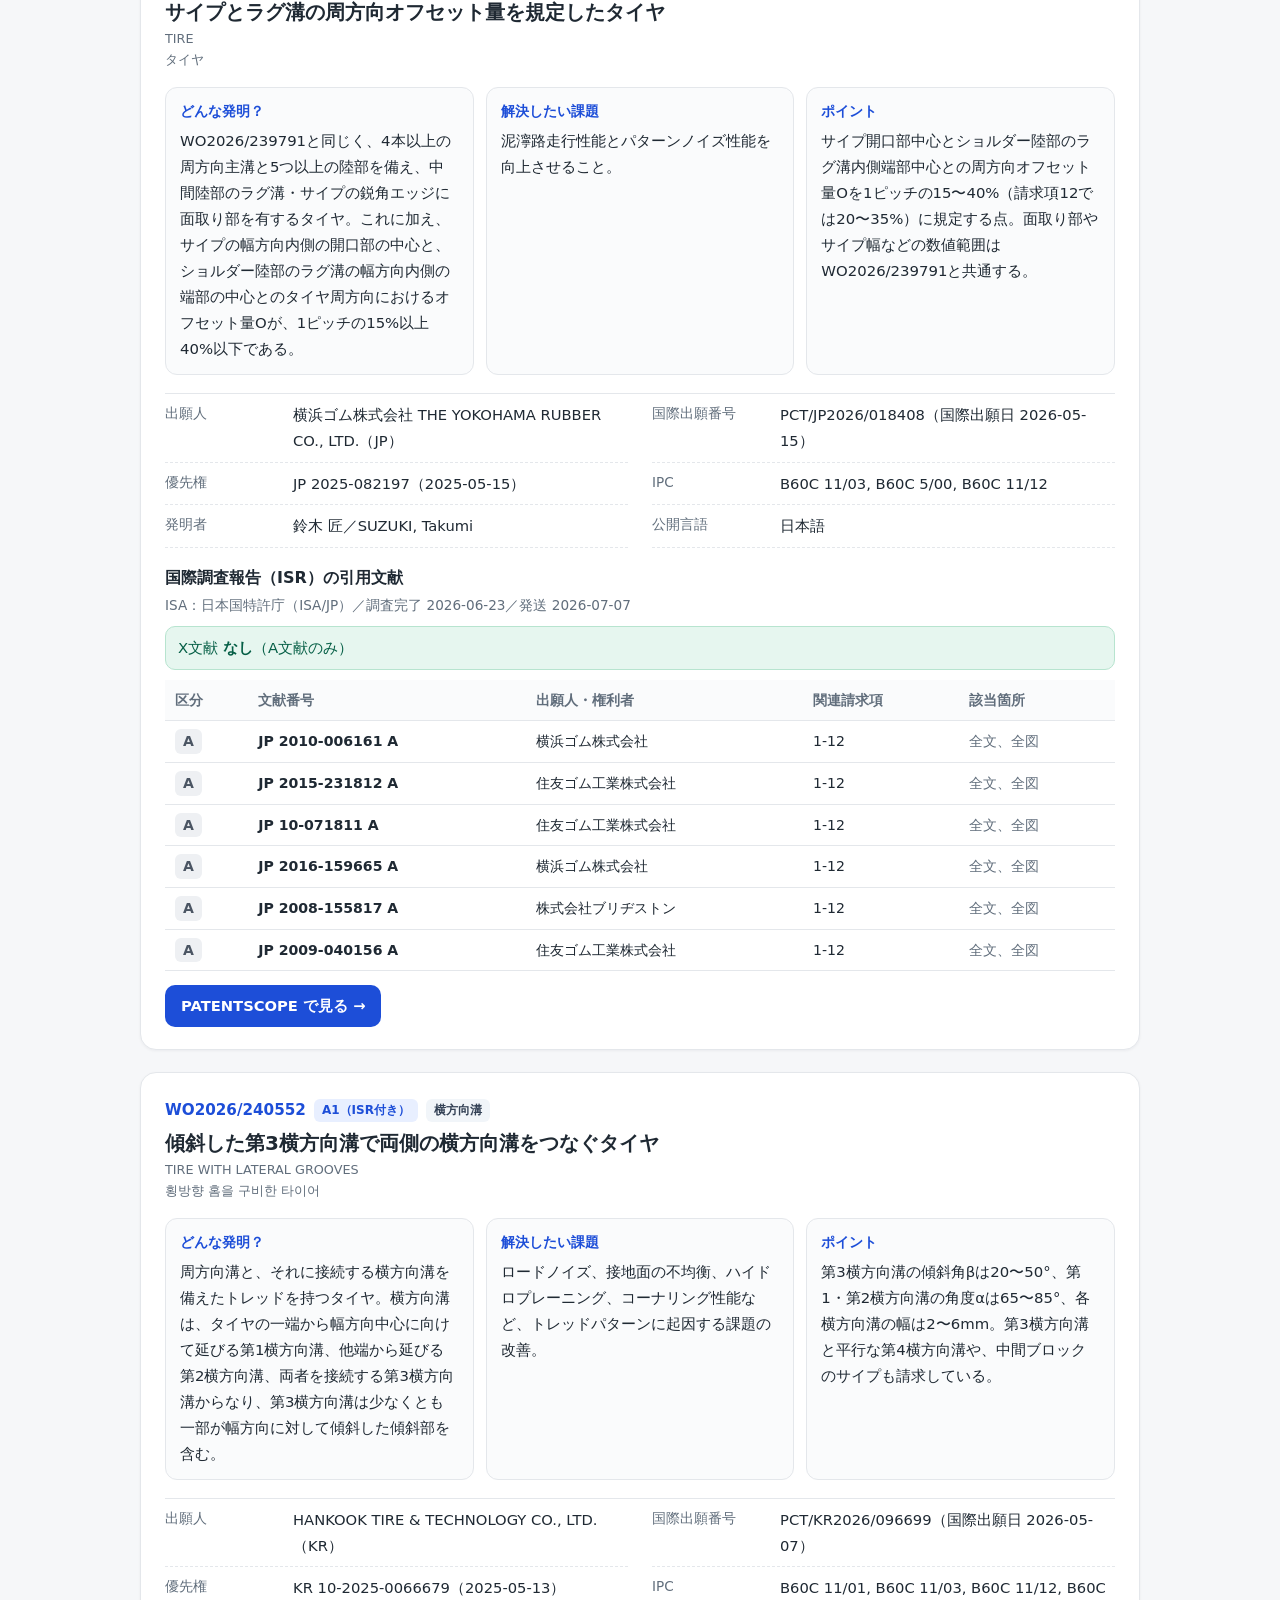
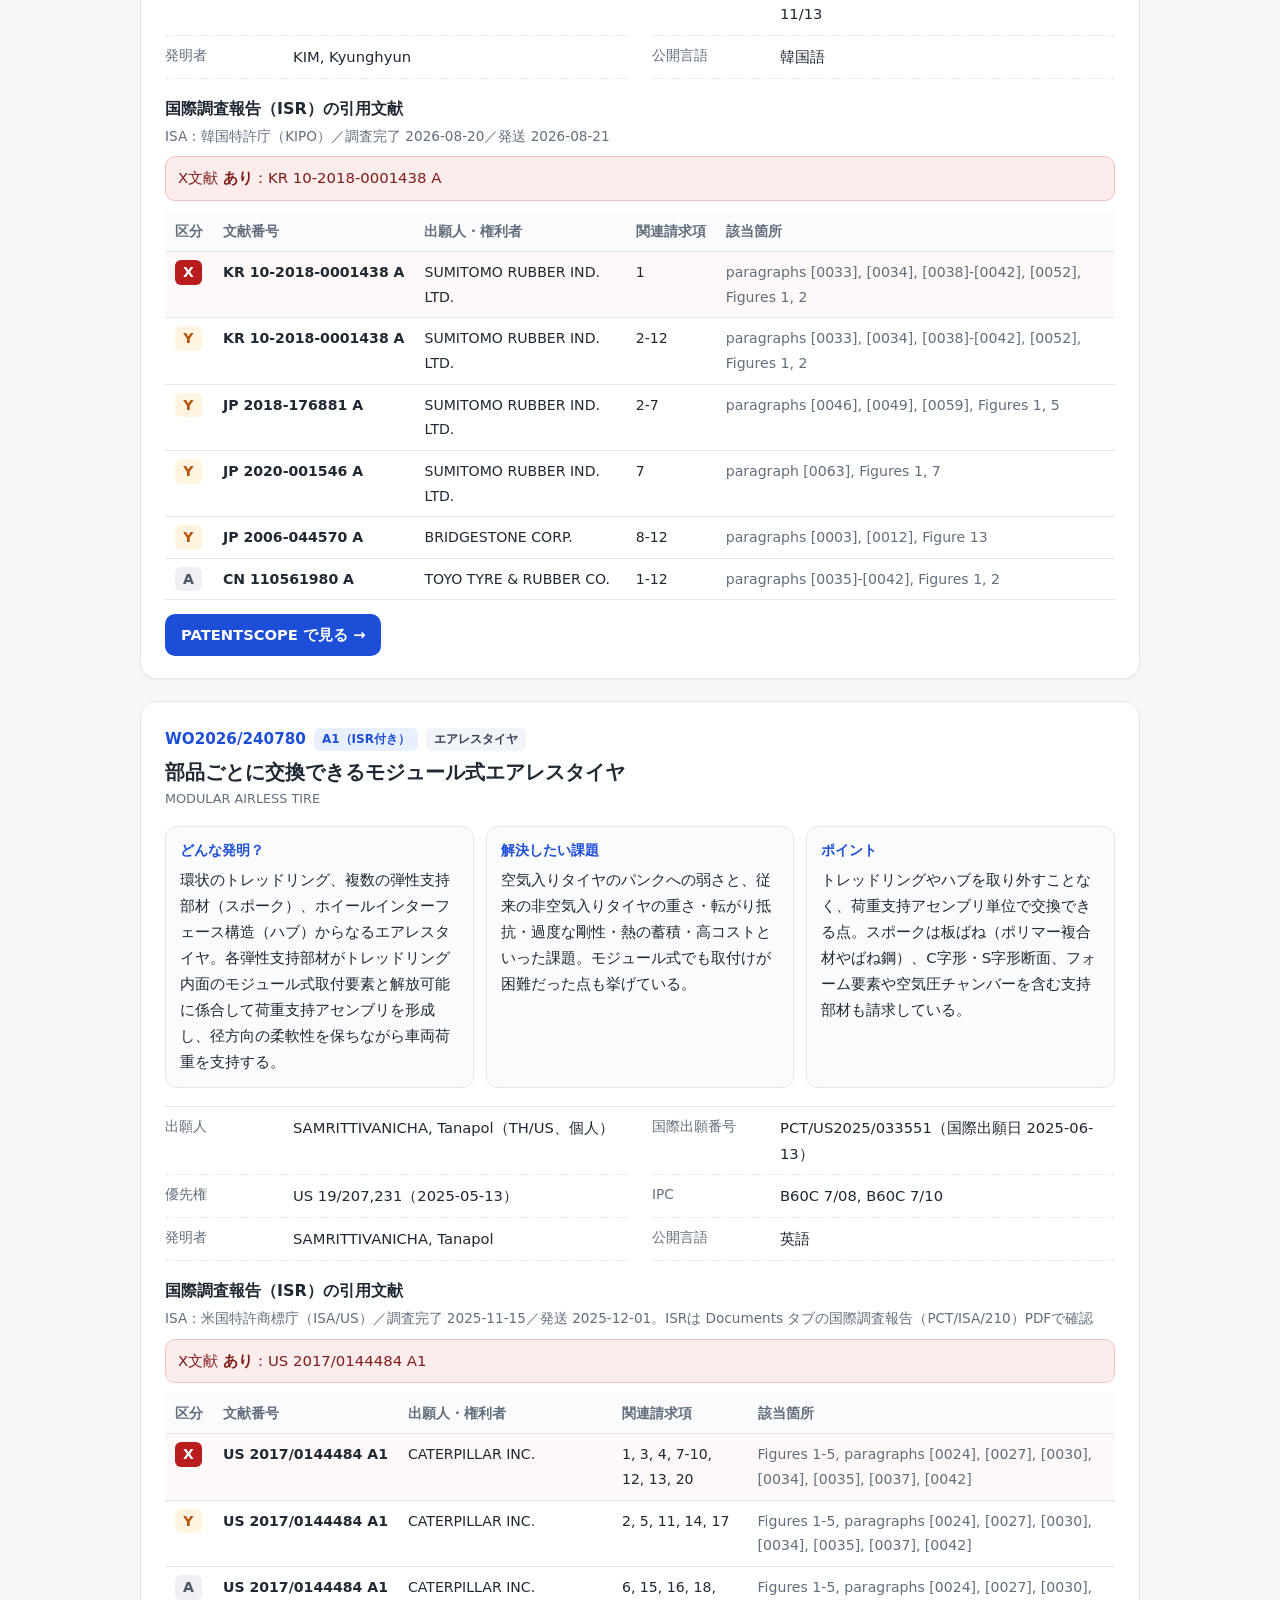
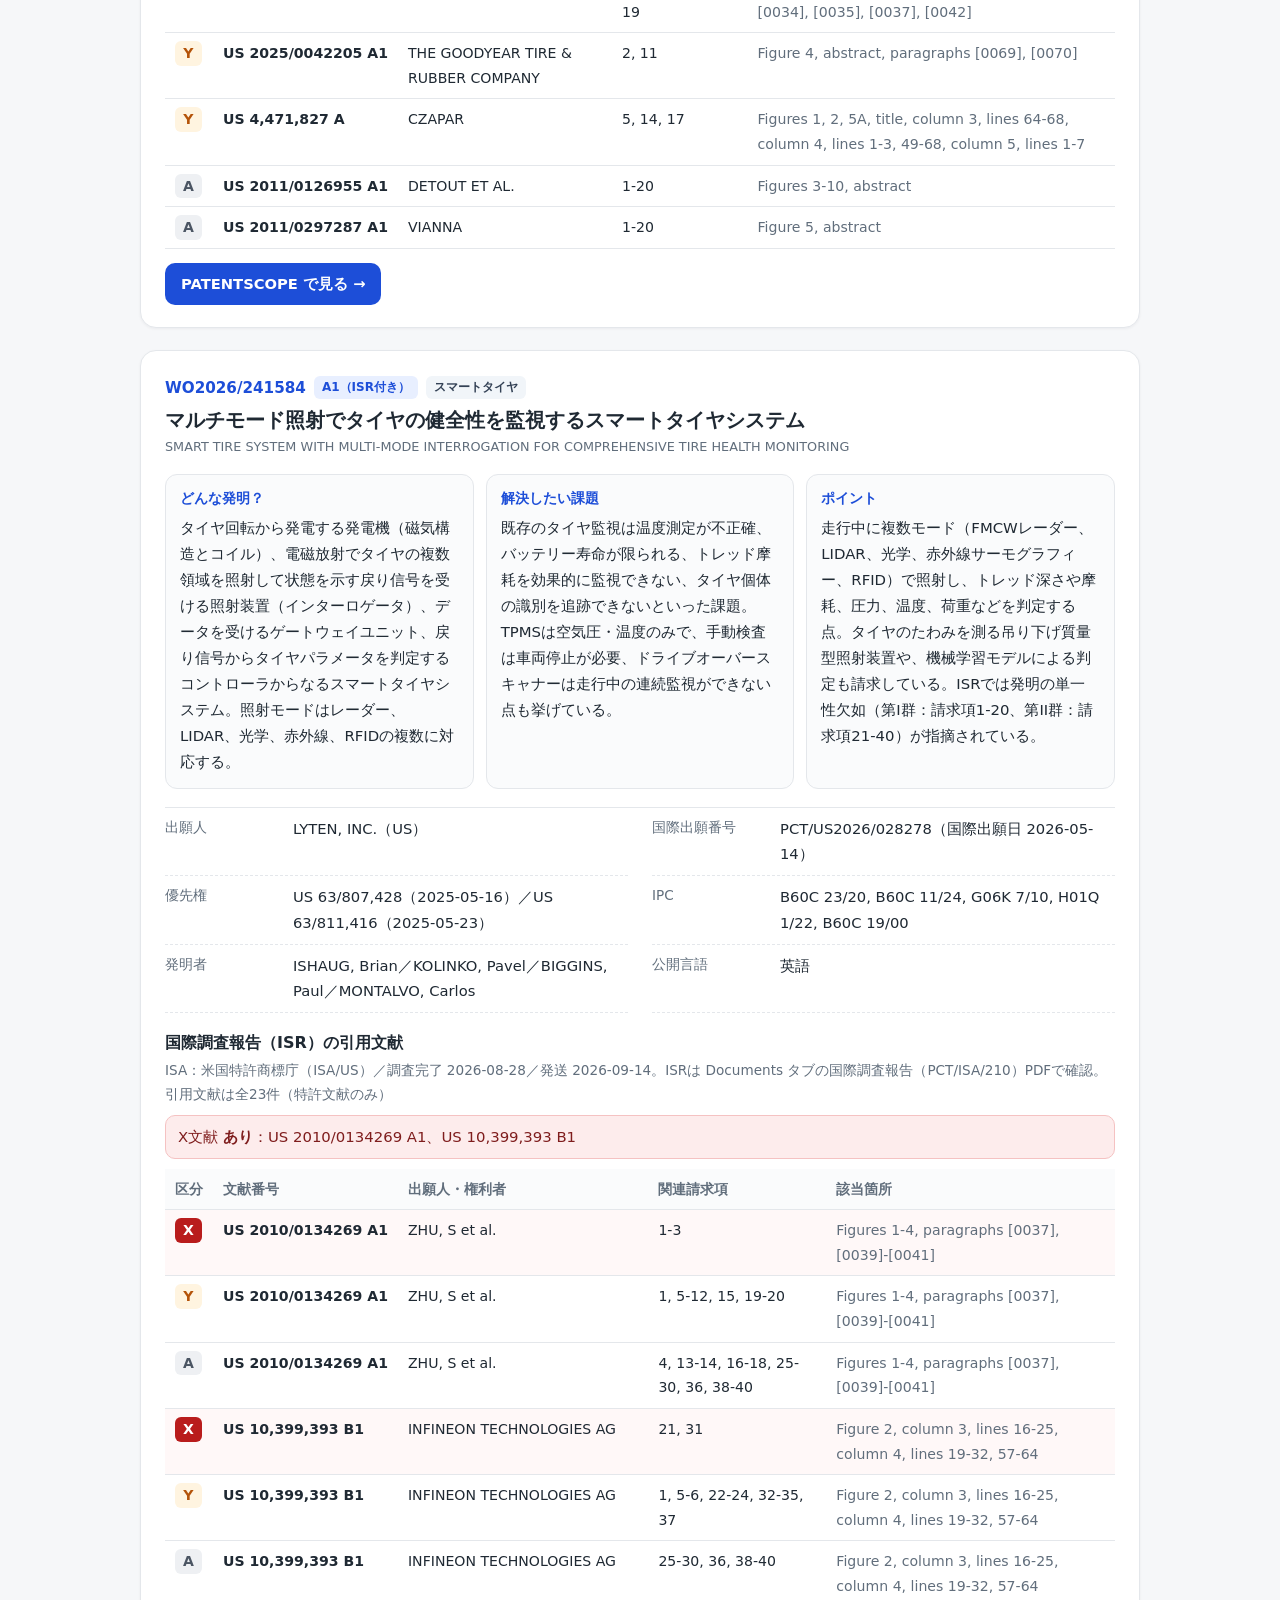
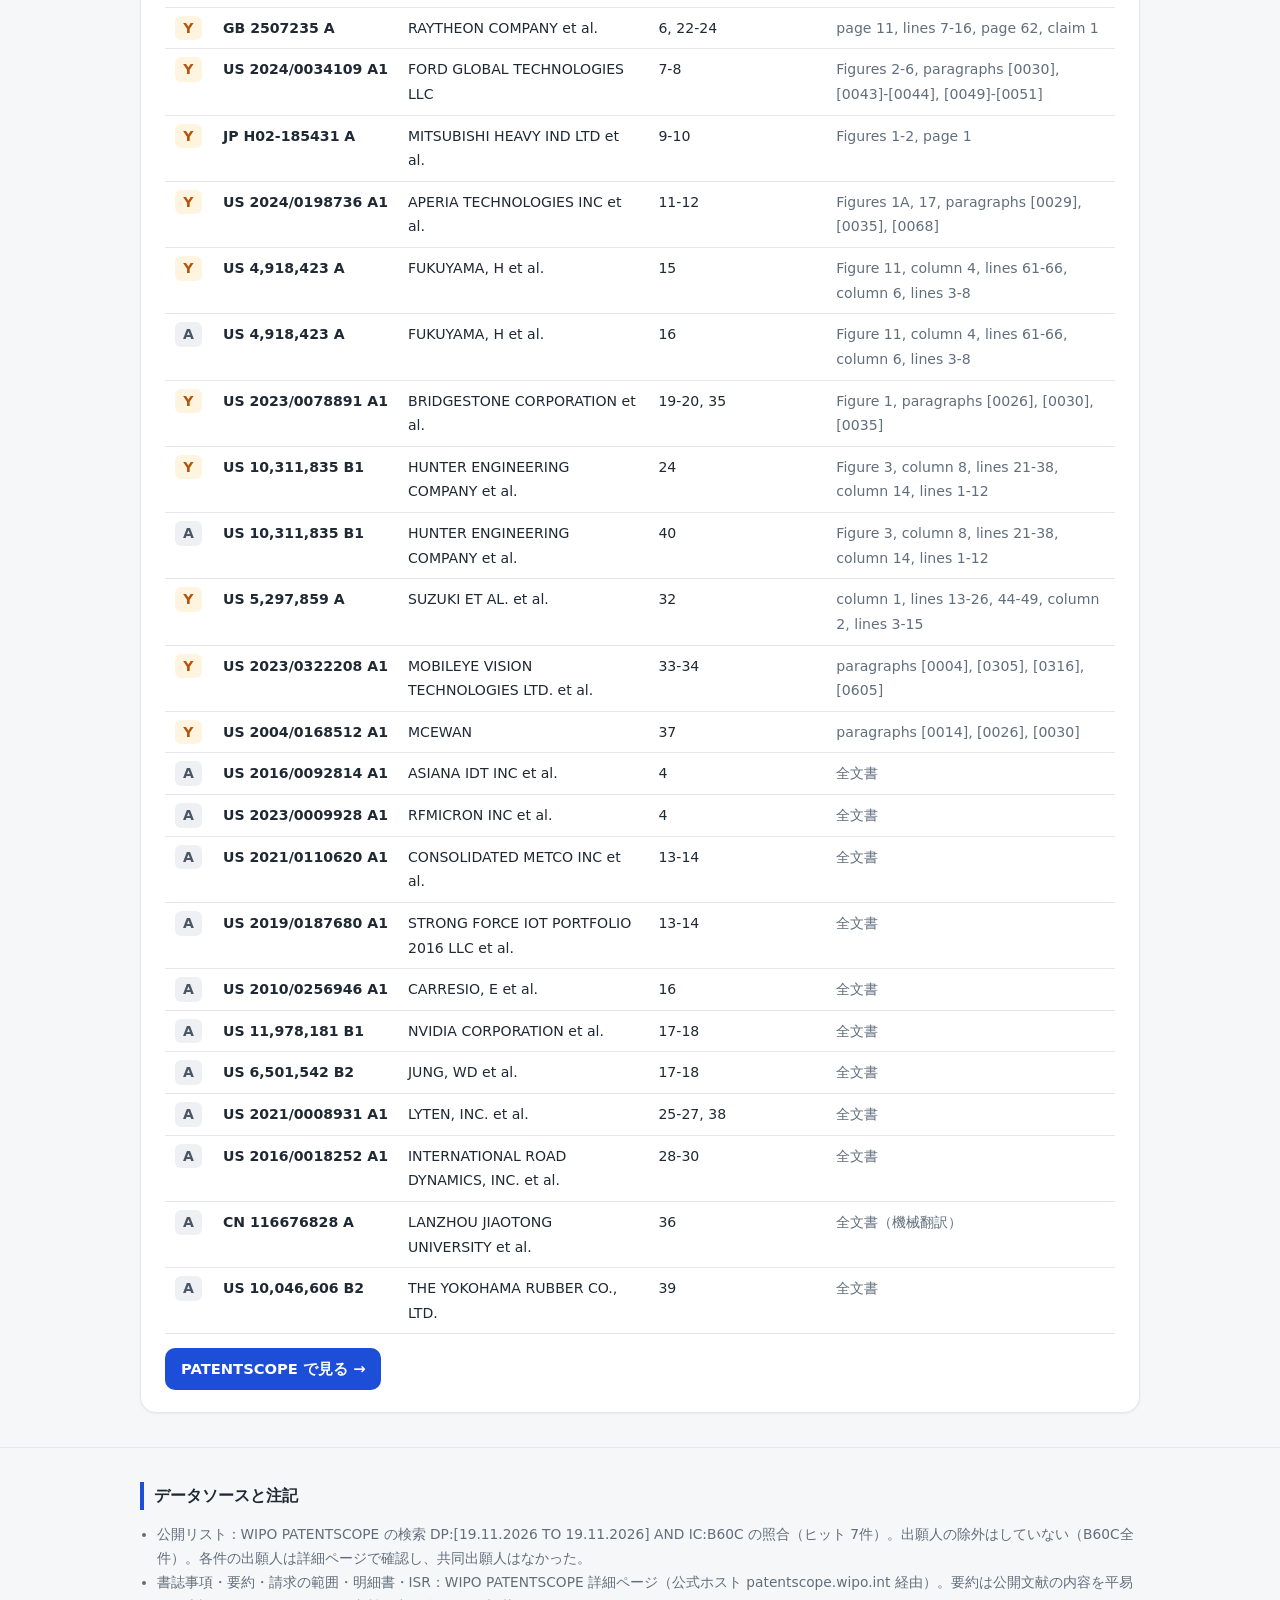
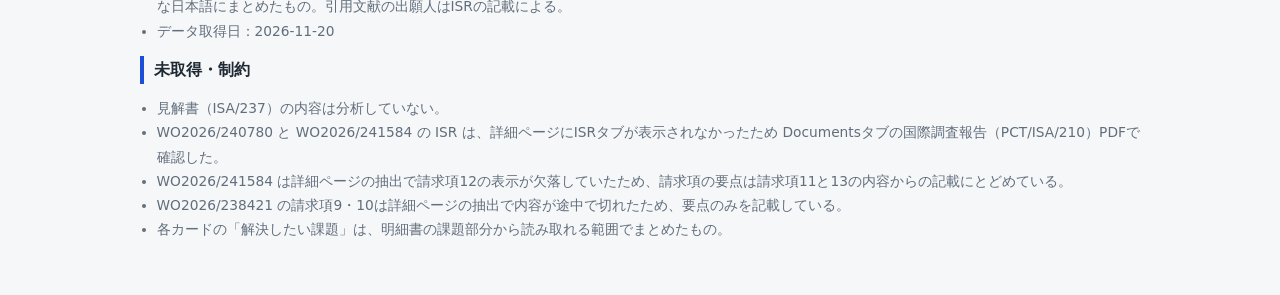
<file: weeks/2026-47/index.html>
<!DOCTYPE html>
<html lang="ja">
<head>
<meta charset="utf-8">
<meta name="viewport" content="width=device-width, initial-scale=1">
<title>B60C PCT国際公開ウォッチ 2026年第47週</title>
<meta name="description" content="全出願人のIPC B60Cを含むPCT国際公開（2026年11月19日公開、WIPO公報 47/2026）7件の要約と国際調査報告のX文献">
<link rel="stylesheet" href="../../assets/style.css">
</head>
<body>
<header class="top"><div class="wrap">
  <a href="../../" style="display:inline-block;color:#fff;opacity:.9;font-size:.88rem;text-decoration:none;margin-bottom:6px">← 一覧へ</a>
  <div class="eyebrow">ALL APPLICANTS · IPC B60C · PCT PUBLICATION WATCH</div>
  <h1>B60C PCT国際公開ウォッチ 2026年第47週</h1>
  <p>国際公開日：2026年11月19日（WIPO PCT公報 47/2026）</p>
  <div class="pills"><span class="pill">全 7件</span><span class="pill">X文献あり 5件</span></div>
</div></header>
<main class="wrap">
  <h2>一覧</h2>
  <div class="panel tw"><table class="st">
    <thead><tr><th>WO番号</th><th>出願人</th><th>発明の名称</th><th>X文献の有無</th><th>X文献の出願人</th></tr></thead>
    <tbody>
      <tr><td><a href="#WO2026238421">WO2026/238421</a></td><td>COMPAGNIE GENERALE DES ETABLISSEMENTS MICHELIN</td><td>高伸長短繊維で補強したエラストマー複合体<div class="sub">ELASTOMER COMPOSITE REINFORCED WITH AT LEAST ONE HIGH-ELONGATION SHORT FIBRE</div></td><td><span class="badge bx">あり（1件）</span></td><td>MICHELIN &amp; CIE</td></tr>
      <tr><td><a href="#WO2026239791">WO2026/239791</a></td><td>横浜ゴム株式会社</td><td>ラグ溝・サイプの鋭角エッジに面取りを設けたタイヤ<div class="sub">TIRE</div></td><td><span class="badge bn">なし</span></td><td>—</td></tr>
      <tr><td><a href="#WO2026239798">WO2026/239798</a></td><td>株式会社ブリヂストン</td><td>内層を樹脂被覆フィラメントで構成したスチールコード<div class="sub">STEEL CORD</div></td><td><span class="badge bx">あり（2件）</span></td><td>東洋ゴム工業株式会社<br>横浜ゴム株式会社</td></tr>
      <tr><td><a href="#WO2026240191">WO2026/240191</a></td><td>横浜ゴム株式会社</td><td>サイプとラグ溝の周方向オフセット量を規定したタイヤ<div class="sub">TIRE</div></td><td><span class="badge bn">なし</span></td><td>—</td></tr>
      <tr><td><a href="#WO2026240552">WO2026/240552</a></td><td>HANKOOK TIRE &amp; TECHNOLOGY CO., LTD.</td><td>傾斜した第3横方向溝で両側の横方向溝をつなぐタイヤ<div class="sub">TIRE WITH LATERAL GROOVES</div></td><td><span class="badge bx">あり（1件）</span></td><td>SUMITOMO RUBBER IND. LTD.</td></tr>
      <tr><td><a href="#WO2026240780">WO2026/240780</a></td><td>SAMRITTIVANICHA, Tanapol（個人）</td><td>部品ごとに交換できるモジュール式エアレスタイヤ<div class="sub">MODULAR AIRLESS TIRE</div></td><td><span class="badge bx">あり（1件）</span></td><td>CATERPILLAR INC.</td></tr>
      <tr><td><a href="#WO2026241584">WO2026/241584</a></td><td>LYTEN, INC.</td><td>マルチモード照射でタイヤの健全性を監視するスマートタイヤシステム<div class="sub">SMART TIRE SYSTEM WITH MULTI-MODE INTERROGATION FOR COMPREHENSIVE TIRE HEALTH MONITORING</div></td><td><span class="badge bx">あり（2件）</span></td><td>ZHU, S et al.<br>INFINEON TECHNOLOGIES AG</td></tr>
    </tbody>
  </table></div>
  <p class="legend">X＝その文献だけで新規性・進歩性が否定されうる文献／Y＝他の文献と組み合わせると進歩性が否定されうる文献／A＝一般的な技術水準を示す文献（ISRの区分）。</p>
  <div class="panel" style="padding:14px 18px;margin-top:16px">
    <p style="margin:0;font-size:.92rem">抽出メモ：第47週から監視条件を変更し、出願人の除外をせず B60C 全件を対象としています。同日公開の IPC B60C の PCT 公開は 7件で、全件を掲載しています。出願人別の件数は、横浜ゴム 2件、HANKOOK TIRE &amp; TECHNOLOGY、MICHELIN、ブリヂストン、SAMRITTIVANICHA（個人）、LYTEN 各1件です。ブリヂストンの案件は今週から対象に含まれており、1件（WO2026/239798）でした。</p>
  </div>

  <div class="cards">
<article class="card" id="WO2026238421">
  <header class="card-h">
    <div class="wo">WO2026/238421 <span class="kind">A1（ISR付き）</span> <span class="tag">短繊維補強複合体</span></div>
    <h3>高伸長短繊維で補強したエラストマー複合体</h3>
    <div class="sub">ELASTOMER COMPOSITE REINFORCED WITH AT LEAST ONE HIGH-ELONGATION SHORT FIBRE</div>
    <div class="sub">COMPOSITE ÉLASTOMÈRE RENFORCÉ PAR AU MOINS UNE FIBRE COURTE À ALLONGEMENT ÉLEVÉ</div>
  </header>
  <section class="sums"><div class="sum"><h4>どんな発明？</h4><p>長さ0.1〜20mmの短繊維で補強したエラストマー複合体。短繊維は、芯まで接着剤を含浸させた繊維補強要素（有機ポリマーの繊維糸）を切断して得られる。補強要素の破断伸びは30%以上で、短繊維の量は3体積%以上。タイヤのほかコンベヤベルトや伝動ベルトなど補強製品への使用を請求している。</p></div><div class="sum"><h4>解決したい課題</h4><p>芯まで接着した短繊維で引張剛性やヒステリシスは改善できるが、混合物の破断伸びが劣化するという先行技術の課題に対し、剛性・ヒステリシスの改善を維持しつつ、より過酷な用途に耐える破断伸びを保持すること。</p></div><div class="sum"><h4>ポイント</h4><p>破断伸び30%以上の芯まで接着された補強要素を切断した短繊維を3体積%以上（好ましくは4〜6体積%）配合する点。実施例ではPEBAX製・破断伸び34%の繊維で、ヒステリシスを劣化させることなく混合物の高い剛性を達成したとしている。</p></div></section>
  <dl class="meta">
    <div><dt>出願人</dt><dd>COMPAGNIE GENERALE DES ETABLISSEMENTS MICHELIN（FR）</dd></div>
    <div><dt>国際出願番号</dt><dd>PCT/EP2026/062152（国際出願日 2026-04-28）</dd></div>
    <div><dt>優先権</dt><dd>FR 2505139（2025-05-15）</dd></div>
    <div><dt>IPC</dt><dd>B60C 1/00, C08J 5/06</dd></div>
    <div><dt>発明者</dt><dd>LIBERT, Romain／GUELON, Sandra／MEDINA, Lilian／MBIAKOP NGASSA, Armel／NOEL, Sebastien</dd></div>
    <div><dt>公開言語</dt><dd>フランス語</dd></div>
  </dl>
  <section class="isr">
    <h4>国際調査報告（ISR）の引用文献</h4>
    <p class="isrmeta">ISA：欧州特許庁（EPO）／調査完了 2026-08-05／発送 2026-08-13</p>
    <div class="verdict vx">X文献 <b>あり</b>：WO 2024/114984 A1</div>
    <div class="tw"><table class="ct"><thead><tr><th>区分</th><th>文献番号</th><th>出願人・権利者</th><th>関連請求項</th><th>該当箇所</th></tr></thead><tbody>
    <tr class="cX"><td><span class="cat catX">X</span></td><td class="num">WO 2024/114984 A1</td><td>MICHELIN &amp; CIE</td><td>1-12</td><td class="sub2">paragraph [0024], claims, examples, Table 2</td></tr>
    <tr><td><span class="cat catA">A</span></td><td class="num">FR 3142496 A1</td><td>MICHELIN &amp; CIE</td><td>1-12</td><td class="sub2">Renfort 10-1, claims</td></tr>
    <tr><td><span class="cat catA">A</span></td><td class="num">WO 2014/065652 A1</td><td>STICHTING DUTCH POLYMER INST</td><td>1-12</td><td class="sub2">page 14, lines 18-26, claims, examples</td></tr>
    <tr><td><span class="cat catA">A</span></td><td class="num">US 2003/027920 A1</td><td>KINOSHITA TAKASHI et al</td><td>1-12</td><td class="sub2">paragraph [0048], example 19, Table 8</td></tr>
    </tbody></table></div>
  </section>
  <a class="btn" href="https://patentscope.wipo.int/search/en/detail.jsf?docId=WO2026238421" target="_blank" rel="noopener">PATENTSCOPE で見る →</a>
</article>

<article class="card" id="WO2026239791">
  <header class="card-h">
    <div class="wo">WO2026/239791 <span class="kind">A1（ISR付き）</span> <span class="tag">トレッドパターン</span></div>
    <h3>ラグ溝・サイプの鋭角エッジに面取りを設けたタイヤ</h3>
    <div class="sub">TIRE</div>
    <div class="sub">タイヤ</div>
  </header>
  <section class="sums"><div class="sum"><h4>どんな発明？</h4><p>4本以上の周方向主溝と5つ以上の陸部（センター陸部、一対の中間陸部、一対のショルダー陸部）を備えるタイヤ。中間陸部のラグ溝とサイプは、周方向主溝やショルダー陸部のラグ溝と接続し、鋭角をなすエッジの少なくとも一部に面取り部を有する。</p></div><div class="sum"><h4>解決したい課題</h4><p>雪上性能を、ノイズ・振動性能を悪化させることなくさらに向上させること。</p></div><div class="sum"><h4>ポイント</h4><p>中間陸部のラグ溝・サイプの鋭角エッジに面取り部（幅0.5〜2.0mm、角度30〜60°）を設ける点。サイプ幅0.6〜1.5mm、面取り幅とサイプ幅の比0.5〜3.0など数値範囲も請求している。</p></div></section>
  <dl class="meta">
    <div><dt>出願人</dt><dd>横浜ゴム株式会社 THE YOKOHAMA RUBBER CO., LTD.（JP）</dd></div>
    <div><dt>国際出願番号</dt><dd>PCT/JP2026/014773（国際出願日 2026-04-09）</dd></div>
    <div><dt>優先権</dt><dd>JP 2025-081781（2025-05-15）</dd></div>
    <div><dt>IPC</dt><dd>B60C 11/03, B60C 5/00, B60C 11/12</dd></div>
    <div><dt>発明者</dt><dd>鈴木 匠／SUZUKI, Takumi</dd></div>
    <div><dt>公開言語</dt><dd>日本語</dd></div>
  </dl>
  <section class="isr">
    <h4>国際調査報告（ISR）の引用文献</h4>
    <p class="isrmeta">ISA：日本国特許庁（ISA/JP）／調査完了 2026-06-04／発送 2026-06-23</p>
    <div class="verdict vn">X文献 <b>なし</b>（A文献のみ）</div>
    <div class="tw"><table class="ct"><thead><tr><th>区分</th><th>文献番号</th><th>出願人・権利者</th><th>関連請求項</th><th>該当箇所</th></tr></thead><tbody>
    <tr><td><span class="cat catA">A</span></td><td class="num">JP 2010-006161 A</td><td>横浜ゴム株式会社</td><td>1-11</td><td class="sub2">全文、全図</td></tr>
    <tr><td><span class="cat catA">A</span></td><td class="num">JP 2015-231812 A</td><td>住友ゴム工業株式会社</td><td>1-11</td><td class="sub2">全文、全図</td></tr>
    <tr><td><span class="cat catA">A</span></td><td class="num">JP 10-071811 A</td><td>住友ゴム工業株式会社</td><td>1-11</td><td class="sub2">全文、全図</td></tr>
    <tr><td><span class="cat catA">A</span></td><td class="num">JP 2016-159665 A</td><td>横浜ゴム株式会社</td><td>1-11</td><td class="sub2">全文、全図</td></tr>
    <tr><td><span class="cat catA">A</span></td><td class="num">JP 2008-155817 A</td><td>株式会社ブリヂストン</td><td>1-11</td><td class="sub2">全文、全図</td></tr>
    </tbody></table></div>
  </section>
  <a class="btn" href="https://patentscope.wipo.int/search/en/detail.jsf?docId=WO2026239791" target="_blank" rel="noopener">PATENTSCOPE で見る →</a>
</article>

<article class="card" id="WO2026239798">
  <header class="card-h">
    <div class="wo">WO2026/239798 <span class="kind">A1（ISR付き）</span> <span class="tag">スチールコード</span></div>
    <h3>内層を樹脂被覆フィラメントで構成したスチールコード</h3>
    <div class="sub">STEEL CORD</div>
    <div class="sub">スチールコード</div>
  </header>
  <section class="sums"><div class="sum"><h4>どんな発明？</h4><p>タイヤ補強用の未加硫スチールコード。コアと少なくとも2層のシース層からなる層撚り構造で、最外層（外層）の内側にある内層が、樹脂で被覆されたスチールフィラメント（樹脂被覆スチールフィラメント）の複数からなる。</p></div><div class="sum"><h4>解決したい課題</h4><p>樹脂フィラメントは剛性が低く撚り乱れが生じやすく、加硫時の熱で樹脂の分散が不安定になりコード長手方向に局所的に固化するという課題に対し、少量の樹脂で加硫後にコード中心部のフィラメント間に樹脂を十分に充填できるスチールコードを提供すること。</p></div><div class="sum"><h4>ポイント</h4><p>内層を樹脂被覆スチールフィラメントで形成し、加硫時の熱で樹脂を溶融・流動させて中心部に充填する点。樹脂はアイオノマー、外層は未被覆フィラメント、「3+8」構造では樹脂面積比8%以上、「1+6+12」構造では89%以上なども請求している。</p></div></section>
  <dl class="meta">
    <div><dt>出願人</dt><dd>株式会社ブリヂストン BRIDGESTONE CORPORATION（JP）</dd></div>
    <div><dt>国際出願番号</dt><dd>PCT/JP2026/014881（国際出願日 2026-04-10）</dd></div>
    <div><dt>優先権</dt><dd>JP 2025-082962（2025-05-16）</dd></div>
    <div><dt>IPC</dt><dd>D07B 1/06, B60C 9/00, D07B 1/16</dd></div>
    <div><dt>発明者</dt><dd>安藤 展広／ANDO, Nobuhiro</dd></div>
    <div><dt>公開言語</dt><dd>日本語</dd></div>
  </dl>
  <section class="isr">
    <h4>国際調査報告（ISR）の引用文献</h4>
    <p class="isrmeta">ISA：日本国特許庁（ISA/JP）／調査完了 2026-06-05／発送 2026-06-30</p>
    <div class="verdict vx">X文献 <b>あり</b>：JP 2008-202196 A、JP 2005-307368 A</div>
    <div class="tw"><table class="ct"><thead><tr><th>区分</th><th>文献番号</th><th>出願人・権利者</th><th>関連請求項</th><th>該当箇所</th></tr></thead><tbody>
    <tr class="cX"><td><span class="cat catX">X</span></td><td class="num">JP 2008-202196 A</td><td>東洋ゴム工業株式会社</td><td>1-2, 5-6</td><td class="sub2">請求項1-6、段落 [0023]-[0025]、[0030]、[0059]、[0067]</td></tr>
    <tr><td><span class="cat catY">Y</span></td><td class="num">JP 2008-202196 A</td><td>東洋ゴム工業株式会社</td><td>4</td><td class="sub2">請求項1-6、段落 [0023]-[0025]、[0030]、[0059]、[0067]</td></tr>
    <tr><td><span class="cat catA">A</span></td><td class="num">JP 2008-202196 A</td><td>東洋ゴム工業株式会社</td><td>3</td><td class="sub2">請求項1-6、段落 [0023]-[0025]、[0030]、[0059]、[0067]</td></tr>
    <tr class="cX"><td><span class="cat catX">X</span></td><td class="num">JP 2005-307368 A</td><td>横浜ゴム株式会社</td><td>1, 2</td><td class="sub2">請求項1、請求項2、段落 [0014]、[0019]</td></tr>
    <tr><td><span class="cat catY">Y</span></td><td class="num">JP 2005-307368 A</td><td>横浜ゴム株式会社</td><td>4</td><td class="sub2">請求項1、請求項2、段落 [0014]、[0019]</td></tr>
    <tr><td><span class="cat catA">A</span></td><td class="num">JP 2005-307368 A</td><td>横浜ゴム株式会社</td><td>3, 5-6</td><td class="sub2">請求項1、請求項2、段落 [0014]、[0019]</td></tr>
    <tr><td><span class="cat catY">Y</span></td><td class="num">JP 2019-137933 A</td><td>横浜ゴム株式会社</td><td>4</td><td class="sub2">請求項1-3、段落 [0011]</td></tr>
    <tr><td><span class="cat catY">Y</span></td><td class="num">JP 2019-108620 A</td><td>株式会社ブリヂストン</td><td>4</td><td class="sub2">請求項1、段落 [0018]</td></tr>
    <tr><td><span class="cat catA">A</span></td><td class="num">WO 2020/090834 A1</td><td>株式会社ブリヂストン</td><td>1-6</td><td class="sub2">特許請求の範囲、段落 [0026]</td></tr>
    </tbody></table></div>
  </section>
  <a class="btn" href="https://patentscope.wipo.int/search/en/detail.jsf?docId=WO2026239798" target="_blank" rel="noopener">PATENTSCOPE で見る →</a>
</article>

<article class="card" id="WO2026240191">
  <header class="card-h">
    <div class="wo">WO2026/240191 <span class="kind">A1（ISR付き）</span> <span class="tag">トレッドパターン</span></div>
    <h3>サイプとラグ溝の周方向オフセット量を規定したタイヤ</h3>
    <div class="sub">TIRE</div>
    <div class="sub">タイヤ</div>
  </header>
  <section class="sums"><div class="sum"><h4>どんな発明？</h4><p>WO2026/239791と同じく、4本以上の周方向主溝と5つ以上の陸部を備え、中間陸部のラグ溝・サイプの鋭角エッジに面取り部を有するタイヤ。これに加え、サイプの幅方向内側の開口部の中心と、ショルダー陸部のラグ溝の幅方向内側の端部の中心とのタイヤ周方向におけるオフセット量Oが、1ピッチの15%以上40%以下である。</p></div><div class="sum"><h4>解決したい課題</h4><p>泥濘路走行性能とパターンノイズ性能を向上させること。</p></div><div class="sum"><h4>ポイント</h4><p>サイプ開口部中心とショルダー陸部のラグ溝内側端部中心との周方向オフセット量Oを1ピッチの15〜40%（請求項12では20〜35%）に規定する点。面取り部やサイプ幅などの数値範囲はWO2026/239791と共通する。</p></div></section>
  <dl class="meta">
    <div><dt>出願人</dt><dd>横浜ゴム株式会社 THE YOKOHAMA RUBBER CO., LTD.（JP）</dd></div>
    <div><dt>国際出願番号</dt><dd>PCT/JP2026/018408（国際出願日 2026-05-15）</dd></div>
    <div><dt>優先権</dt><dd>JP 2025-082197（2025-05-15）</dd></div>
    <div><dt>IPC</dt><dd>B60C 11/03, B60C 5/00, B60C 11/12</dd></div>
    <div><dt>発明者</dt><dd>鈴木 匠／SUZUKI, Takumi</dd></div>
    <div><dt>公開言語</dt><dd>日本語</dd></div>
  </dl>
  <section class="isr">
    <h4>国際調査報告（ISR）の引用文献</h4>
    <p class="isrmeta">ISA：日本国特許庁（ISA/JP）／調査完了 2026-06-23／発送 2026-07-07</p>
    <div class="verdict vn">X文献 <b>なし</b>（A文献のみ）</div>
    <div class="tw"><table class="ct"><thead><tr><th>区分</th><th>文献番号</th><th>出願人・権利者</th><th>関連請求項</th><th>該当箇所</th></tr></thead><tbody>
    <tr><td><span class="cat catA">A</span></td><td class="num">JP 2010-006161 A</td><td>横浜ゴム株式会社</td><td>1-12</td><td class="sub2">全文、全図</td></tr>
    <tr><td><span class="cat catA">A</span></td><td class="num">JP 2015-231812 A</td><td>住友ゴム工業株式会社</td><td>1-12</td><td class="sub2">全文、全図</td></tr>
    <tr><td><span class="cat catA">A</span></td><td class="num">JP 10-071811 A</td><td>住友ゴム工業株式会社</td><td>1-12</td><td class="sub2">全文、全図</td></tr>
    <tr><td><span class="cat catA">A</span></td><td class="num">JP 2016-159665 A</td><td>横浜ゴム株式会社</td><td>1-12</td><td class="sub2">全文、全図</td></tr>
    <tr><td><span class="cat catA">A</span></td><td class="num">JP 2008-155817 A</td><td>株式会社ブリヂストン</td><td>1-12</td><td class="sub2">全文、全図</td></tr>
    <tr><td><span class="cat catA">A</span></td><td class="num">JP 2009-040156 A</td><td>住友ゴム工業株式会社</td><td>1-12</td><td class="sub2">全文、全図</td></tr>
    </tbody></table></div>
  </section>
  <a class="btn" href="https://patentscope.wipo.int/search/en/detail.jsf?docId=WO2026240191" target="_blank" rel="noopener">PATENTSCOPE で見る →</a>
</article>

<article class="card" id="WO2026240552">
  <header class="card-h">
    <div class="wo">WO2026/240552 <span class="kind">A1（ISR付き）</span> <span class="tag">横方向溝</span></div>
    <h3>傾斜した第3横方向溝で両側の横方向溝をつなぐタイヤ</h3>
    <div class="sub">TIRE WITH LATERAL GROOVES</div>
    <div class="sub">횡방향 홈을 구비한 타이어</div>
  </header>
  <section class="sums"><div class="sum"><h4>どんな発明？</h4><p>周方向溝と、それに接続する横方向溝を備えたトレッドを持つタイヤ。横方向溝は、タイヤの一端から幅方向中心に向けて延びる第1横方向溝、他端から延びる第2横方向溝、両者を接続する第3横方向溝からなり、第3横方向溝は少なくとも一部が幅方向に対して傾斜した傾斜部を含む。</p></div><div class="sum"><h4>解決したい課題</h4><p>ロードノイズ、接地面の不均衡、ハイドロプレーニング、コーナリング性能など、トレッドパターンに起因する課題の改善。</p></div><div class="sum"><h4>ポイント</h4><p>第3横方向溝の傾斜角βは20〜50°、第1・第2横方向溝の角度αは65〜85°、各横方向溝の幅は2〜6mm。第3横方向溝と平行な第4横方向溝や、中間ブロックのサイプも請求している。</p></div></section>
  <dl class="meta">
    <div><dt>出願人</dt><dd>HANKOOK TIRE &amp; TECHNOLOGY CO., LTD.（KR）</dd></div>
    <div><dt>国際出願番号</dt><dd>PCT/KR2026/096699（国際出願日 2026-05-07）</dd></div>
    <div><dt>優先権</dt><dd>KR 10-2025-0066679（2025-05-13）</dd></div>
    <div><dt>IPC</dt><dd>B60C 11/01, B60C 11/03, B60C 11/12, B60C 11/13</dd></div>
    <div><dt>発明者</dt><dd>KIM, Kyunghyun</dd></div>
    <div><dt>公開言語</dt><dd>韓国語</dd></div>
  </dl>
  <section class="isr">
    <h4>国際調査報告（ISR）の引用文献</h4>
    <p class="isrmeta">ISA：韓国特許庁（KIPO）／調査完了 2026-08-20／発送 2026-08-21</p>
    <div class="verdict vx">X文献 <b>あり</b>：KR 10-2018-0001438 A</div>
    <div class="tw"><table class="ct"><thead><tr><th>区分</th><th>文献番号</th><th>出願人・権利者</th><th>関連請求項</th><th>該当箇所</th></tr></thead><tbody>
    <tr class="cX"><td><span class="cat catX">X</span></td><td class="num">KR 10-2018-0001438 A</td><td>SUMITOMO RUBBER IND. LTD.</td><td>1</td><td class="sub2">paragraphs [0033], [0034], [0038]-[0042], [0052], Figures 1, 2</td></tr>
    <tr><td><span class="cat catY">Y</span></td><td class="num">KR 10-2018-0001438 A</td><td>SUMITOMO RUBBER IND. LTD.</td><td>2-12</td><td class="sub2">paragraphs [0033], [0034], [0038]-[0042], [0052], Figures 1, 2</td></tr>
    <tr><td><span class="cat catY">Y</span></td><td class="num">JP 2018-176881 A</td><td>SUMITOMO RUBBER IND. LTD.</td><td>2-7</td><td class="sub2">paragraphs [0046], [0049], [0059], Figures 1, 5</td></tr>
    <tr><td><span class="cat catY">Y</span></td><td class="num">JP 2020-001546 A</td><td>SUMITOMO RUBBER IND. LTD.</td><td>7</td><td class="sub2">paragraph [0063], Figures 1, 7</td></tr>
    <tr><td><span class="cat catY">Y</span></td><td class="num">JP 2006-044570 A</td><td>BRIDGESTONE CORP.</td><td>8-12</td><td class="sub2">paragraphs [0003], [0012], Figure 13</td></tr>
    <tr><td><span class="cat catA">A</span></td><td class="num">CN 110561980 A</td><td>TOYO TYRE &amp; RUBBER CO.</td><td>1-12</td><td class="sub2">paragraphs [0035]-[0042], Figures 1, 2</td></tr>
    </tbody></table></div>
  </section>
  <a class="btn" href="https://patentscope.wipo.int/search/en/detail.jsf?docId=WO2026240552" target="_blank" rel="noopener">PATENTSCOPE で見る →</a>
</article>

<article class="card" id="WO2026240780">
  <header class="card-h">
    <div class="wo">WO2026/240780 <span class="kind">A1（ISR付き）</span> <span class="tag">エアレスタイヤ</span></div>
    <h3>部品ごとに交換できるモジュール式エアレスタイヤ</h3>
    <div class="sub">MODULAR AIRLESS TIRE</div>
  </header>
  <section class="sums"><div class="sum"><h4>どんな発明？</h4><p>環状のトレッドリング、複数の弾性支持部材（スポーク）、ホイールインターフェース構造（ハブ）からなるエアレスタイヤ。各弾性支持部材がトレッドリング内面のモジュール式取付要素と解放可能に係合して荷重支持アセンブリを形成し、径方向の柔軟性を保ちながら車両荷重を支持する。</p></div><div class="sum"><h4>解決したい課題</h4><p>空気入りタイヤのパンクへの弱さと、従来の非空気入りタイヤの重さ・転がり抵抗・過度な剛性・熱の蓄積・高コストといった課題。モジュール式でも取付けが困難だった点も挙げている。</p></div><div class="sum"><h4>ポイント</h4><p>トレッドリングやハブを取り外すことなく、荷重支持アセンブリ単位で交換できる点。スポークは板ばね（ポリマー複合材やばね鋼）、C字形・S字形断面、フォーム要素や空気圧チャンバーを含む支持部材も請求している。</p></div></section>
  <dl class="meta">
    <div><dt>出願人</dt><dd>SAMRITTIVANICHA, Tanapol（TH/US、個人）</dd></div>
    <div><dt>国際出願番号</dt><dd>PCT/US2025/033551（国際出願日 2025-06-13）</dd></div>
    <div><dt>優先権</dt><dd>US 19/207,231（2025-05-13）</dd></div>
    <div><dt>IPC</dt><dd>B60C 7/08, B60C 7/10</dd></div>
    <div><dt>発明者</dt><dd>SAMRITTIVANICHA, Tanapol</dd></div>
    <div><dt>公開言語</dt><dd>英語</dd></div>
  </dl>
  <section class="isr">
    <h4>国際調査報告（ISR）の引用文献</h4>
    <p class="isrmeta">ISA：米国特許商標庁（ISA/US）／調査完了 2025-11-15／発送 2025-12-01。ISRは Documents タブの国際調査報告（PCT/ISA/210）PDFで確認</p>
    <div class="verdict vx">X文献 <b>あり</b>：US 2017/0144484 A1</div>
    <div class="tw"><table class="ct"><thead><tr><th>区分</th><th>文献番号</th><th>出願人・権利者</th><th>関連請求項</th><th>該当箇所</th></tr></thead><tbody>
    <tr class="cX"><td><span class="cat catX">X</span></td><td class="num">US 2017/0144484 A1</td><td>CATERPILLAR INC.</td><td>1, 3, 4, 7-10, 12, 13, 20</td><td class="sub2">Figures 1-5, paragraphs [0024], [0027], [0030], [0034], [0035], [0037], [0042]</td></tr>
    <tr><td><span class="cat catY">Y</span></td><td class="num">US 2017/0144484 A1</td><td>CATERPILLAR INC.</td><td>2, 5, 11, 14, 17</td><td class="sub2">Figures 1-5, paragraphs [0024], [0027], [0030], [0034], [0035], [0037], [0042]</td></tr>
    <tr><td><span class="cat catA">A</span></td><td class="num">US 2017/0144484 A1</td><td>CATERPILLAR INC.</td><td>6, 15, 16, 18, 19</td><td class="sub2">Figures 1-5, paragraphs [0024], [0027], [0030], [0034], [0035], [0037], [0042]</td></tr>
    <tr><td><span class="cat catY">Y</span></td><td class="num">US 2025/0042205 A1</td><td>THE GOODYEAR TIRE &amp; RUBBER COMPANY</td><td>2, 11</td><td class="sub2">Figure 4, abstract, paragraphs [0069], [0070]</td></tr>
    <tr><td><span class="cat catY">Y</span></td><td class="num">US 4,471,827 A</td><td>CZAPAR</td><td>5, 14, 17</td><td class="sub2">Figures 1, 2, 5A, title, column 3, lines 64-68, column 4, lines 1-3, 49-68, column 5, lines 1-7</td></tr>
    <tr><td><span class="cat catA">A</span></td><td class="num">US 2011/0126955 A1</td><td>DETOUT ET AL.</td><td>1-20</td><td class="sub2">Figures 3-10, abstract</td></tr>
    <tr><td><span class="cat catA">A</span></td><td class="num">US 2011/0297287 A1</td><td>VIANNA</td><td>1-20</td><td class="sub2">Figure 5, abstract</td></tr>
    </tbody></table></div>
  </section>
  <a class="btn" href="https://patentscope.wipo.int/search/en/detail.jsf?docId=WO2026240780" target="_blank" rel="noopener">PATENTSCOPE で見る →</a>
</article>

<article class="card" id="WO2026241584">
  <header class="card-h">
    <div class="wo">WO2026/241584 <span class="kind">A1（ISR付き）</span> <span class="tag">スマートタイヤ</span></div>
    <h3>マルチモード照射でタイヤの健全性を監視するスマートタイヤシステム</h3>
    <div class="sub">SMART TIRE SYSTEM WITH MULTI-MODE INTERROGATION FOR COMPREHENSIVE TIRE HEALTH MONITORING</div>
  </header>
  <section class="sums"><div class="sum"><h4>どんな発明？</h4><p>タイヤ回転から発電する発電機（磁気構造とコイル）、電磁放射でタイヤの複数領域を照射して状態を示す戻り信号を受ける照射装置（インターロゲータ）、データを受けるゲートウェイユニット、戻り信号からタイヤパラメータを判定するコントローラからなるスマートタイヤシステム。照射モードはレーダー、LIDAR、光学、赤外線、RFIDの複数に対応する。</p></div><div class="sum"><h4>解決したい課題</h4><p>既存のタイヤ監視は温度測定が不正確、バッテリー寿命が限られる、トレッド摩耗を効果的に監視できない、タイヤ個体の識別を追跡できないといった課題。TPMSは空気圧・温度のみで、手動検査は車両停止が必要、ドライブオーバースキャナーは走行中の連続監視ができない点も挙げている。</p></div><div class="sum"><h4>ポイント</h4><p>走行中に複数モード（FMCWレーダー、LIDAR、光学、赤外線サーモグラフィー、RFID）で照射し、トレッド深さや摩耗、圧力、温度、荷重などを判定する点。タイヤのたわみを測る吊り下げ質量型照射装置や、機械学習モデルによる判定も請求している。ISRでは発明の単一性欠如（第I群：請求項1-20、第II群：請求項21-40）が指摘されている。</p></div></section>
  <dl class="meta">
    <div><dt>出願人</dt><dd>LYTEN, INC.（US）</dd></div>
    <div><dt>国際出願番号</dt><dd>PCT/US2026/028278（国際出願日 2026-05-14）</dd></div>
    <div><dt>優先権</dt><dd>US 63/807,428（2025-05-16）／US 63/811,416（2025-05-23）</dd></div>
    <div><dt>IPC</dt><dd>B60C 23/20, B60C 11/24, G06K 7/10, H01Q 1/22, B60C 19/00</dd></div>
    <div><dt>発明者</dt><dd>ISHAUG, Brian／KOLINKO, Pavel／BIGGINS, Paul／MONTALVO, Carlos</dd></div>
    <div><dt>公開言語</dt><dd>英語</dd></div>
  </dl>
  <section class="isr">
    <h4>国際調査報告（ISR）の引用文献</h4>
    <p class="isrmeta">ISA：米国特許商標庁（ISA/US）／調査完了 2026-08-28／発送 2026-09-14。ISRは Documents タブの国際調査報告（PCT/ISA/210）PDFで確認。引用文献は全23件（特許文献のみ）</p>
    <div class="verdict vx">X文献 <b>あり</b>：US 2010/0134269 A1、US 10,399,393 B1</div>
    <div class="tw"><table class="ct"><thead><tr><th>区分</th><th>文献番号</th><th>出願人・権利者</th><th>関連請求項</th><th>該当箇所</th></tr></thead><tbody>
    <tr class="cX"><td><span class="cat catX">X</span></td><td class="num">US 2010/0134269 A1</td><td>ZHU, S et al.</td><td>1-3</td><td class="sub2">Figures 1-4, paragraphs [0037], [0039]-[0041]</td></tr>
    <tr><td><span class="cat catY">Y</span></td><td class="num">US 2010/0134269 A1</td><td>ZHU, S et al.</td><td>1, 5-12, 15, 19-20</td><td class="sub2">Figures 1-4, paragraphs [0037], [0039]-[0041]</td></tr>
    <tr><td><span class="cat catA">A</span></td><td class="num">US 2010/0134269 A1</td><td>ZHU, S et al.</td><td>4, 13-14, 16-18, 25-30, 36, 38-40</td><td class="sub2">Figures 1-4, paragraphs [0037], [0039]-[0041]</td></tr>
    <tr class="cX"><td><span class="cat catX">X</span></td><td class="num">US 10,399,393 B1</td><td>INFINEON TECHNOLOGIES AG</td><td>21, 31</td><td class="sub2">Figure 2, column 3, lines 16-25, column 4, lines 19-32, 57-64</td></tr>
    <tr><td><span class="cat catY">Y</span></td><td class="num">US 10,399,393 B1</td><td>INFINEON TECHNOLOGIES AG</td><td>1, 5-6, 22-24, 32-35, 37</td><td class="sub2">Figure 2, column 3, lines 16-25, column 4, lines 19-32, 57-64</td></tr>
    <tr><td><span class="cat catA">A</span></td><td class="num">US 10,399,393 B1</td><td>INFINEON TECHNOLOGIES AG</td><td>25-30, 36, 38-40</td><td class="sub2">Figure 2, column 3, lines 16-25, column 4, lines 19-32, 57-64</td></tr>
    <tr><td><span class="cat catY">Y</span></td><td class="num">GB 2507235 A</td><td>RAYTHEON COMPANY et al.</td><td>6, 22-24</td><td class="sub2">page 11, lines 7-16, page 62, claim 1</td></tr>
    <tr><td><span class="cat catY">Y</span></td><td class="num">US 2024/0034109 A1</td><td>FORD GLOBAL TECHNOLOGIES LLC</td><td>7-8</td><td class="sub2">Figures 2-6, paragraphs [0030], [0043]-[0044], [0049]-[0051]</td></tr>
    <tr><td><span class="cat catY">Y</span></td><td class="num">JP H02-185431 A</td><td>MITSUBISHI HEAVY IND LTD et al.</td><td>9-10</td><td class="sub2">Figures 1-2, page 1</td></tr>
    <tr><td><span class="cat catY">Y</span></td><td class="num">US 2024/0198736 A1</td><td>APERIA TECHNOLOGIES INC et al.</td><td>11-12</td><td class="sub2">Figures 1A, 17, paragraphs [0029], [0035], [0068]</td></tr>
    <tr><td><span class="cat catY">Y</span></td><td class="num">US 4,918,423 A</td><td>FUKUYAMA, H et al.</td><td>15</td><td class="sub2">Figure 11, column 4, lines 61-66, column 6, lines 3-8</td></tr>
    <tr><td><span class="cat catA">A</span></td><td class="num">US 4,918,423 A</td><td>FUKUYAMA, H et al.</td><td>16</td><td class="sub2">Figure 11, column 4, lines 61-66, column 6, lines 3-8</td></tr>
    <tr><td><span class="cat catY">Y</span></td><td class="num">US 2023/0078891 A1</td><td>BRIDGESTONE CORPORATION et al.</td><td>19-20, 35</td><td class="sub2">Figure 1, paragraphs [0026], [0030], [0035]</td></tr>
    <tr><td><span class="cat catY">Y</span></td><td class="num">US 10,311,835 B1</td><td>HUNTER ENGINEERING COMPANY et al.</td><td>24</td><td class="sub2">Figure 3, column 8, lines 21-38, column 14, lines 1-12</td></tr>
    <tr><td><span class="cat catA">A</span></td><td class="num">US 10,311,835 B1</td><td>HUNTER ENGINEERING COMPANY et al.</td><td>40</td><td class="sub2">Figure 3, column 8, lines 21-38, column 14, lines 1-12</td></tr>
    <tr><td><span class="cat catY">Y</span></td><td class="num">US 5,297,859 A</td><td>SUZUKI ET AL. et al.</td><td>32</td><td class="sub2">column 1, lines 13-26, 44-49, column 2, lines 3-15</td></tr>
    <tr><td><span class="cat catY">Y</span></td><td class="num">US 2023/0322208 A1</td><td>MOBILEYE VISION TECHNOLOGIES LTD. et al.</td><td>33-34</td><td class="sub2">paragraphs [0004], [0305], [0316], [0605]</td></tr>
    <tr><td><span class="cat catY">Y</span></td><td class="num">US 2004/0168512 A1</td><td>MCEWAN</td><td>37</td><td class="sub2">paragraphs [0014], [0026], [0030]</td></tr>
    <tr><td><span class="cat catA">A</span></td><td class="num">US 2016/0092814 A1</td><td>ASIANA IDT INC et al.</td><td>4</td><td class="sub2">全文書</td></tr>
    <tr><td><span class="cat catA">A</span></td><td class="num">US 2023/0009928 A1</td><td>RFMICRON INC et al.</td><td>4</td><td class="sub2">全文書</td></tr>
    <tr><td><span class="cat catA">A</span></td><td class="num">US 2021/0110620 A1</td><td>CONSOLIDATED METCO INC et al.</td><td>13-14</td><td class="sub2">全文書</td></tr>
    <tr><td><span class="cat catA">A</span></td><td class="num">US 2019/0187680 A1</td><td>STRONG FORCE IOT PORTFOLIO 2016 LLC et al.</td><td>13-14</td><td class="sub2">全文書</td></tr>
    <tr><td><span class="cat catA">A</span></td><td class="num">US 2010/0256946 A1</td><td>CARRESIO, E et al.</td><td>16</td><td class="sub2">全文書</td></tr>
    <tr><td><span class="cat catA">A</span></td><td class="num">US 11,978,181 B1</td><td>NVIDIA CORPORATION et al.</td><td>17-18</td><td class="sub2">全文書</td></tr>
    <tr><td><span class="cat catA">A</span></td><td class="num">US 6,501,542 B2</td><td>JUNG, WD et al.</td><td>17-18</td><td class="sub2">全文書</td></tr>
    <tr><td><span class="cat catA">A</span></td><td class="num">US 2021/0008931 A1</td><td>LYTEN, INC. et al.</td><td>25-27, 38</td><td class="sub2">全文書</td></tr>
    <tr><td><span class="cat catA">A</span></td><td class="num">US 2016/0018252 A1</td><td>INTERNATIONAL ROAD DYNAMICS, INC. et al.</td><td>28-30</td><td class="sub2">全文書</td></tr>
    <tr><td><span class="cat catA">A</span></td><td class="num">CN 116676828 A</td><td>LANZHOU JIAOTONG UNIVERSITY et al.</td><td>36</td><td class="sub2">全文書（機械翻訳）</td></tr>
    <tr><td><span class="cat catA">A</span></td><td class="num">US 10,046,606 B2</td><td>THE YOKOHAMA RUBBER CO., LTD.</td><td>39</td><td class="sub2">全文書</td></tr>
    </tbody></table></div>
  </section>
  <a class="btn" href="https://patentscope.wipo.int/search/en/detail.jsf?docId=WO2026241584" target="_blank" rel="noopener">PATENTSCOPE で見る →</a>
</article>
</div>
</main>
<footer><div class="wrap">
  <h2>データソースと注記</h2>
  <ul>
    <li>公開リスト：WIPO PATENTSCOPE の検索 DP:[19.11.2026 TO 19.11.2026] AND IC:B60C の照合（ヒット 7件）。出願人の除外はしていない（B60C全件）。各件の出願人は詳細ページで確認し、共同出願人はなかった。</li>
    <li>書誌事項・要約・請求の範囲・明細書・ISR：WIPO PATENTSCOPE 詳細ページ（公式ホスト patentscope.wipo.int 経由）。要約は公開文献の内容を平易な日本語にまとめたもの。引用文献の出願人はISRの記載による。</li>
    <li>データ取得日：2026-11-20</li>
  </ul>
  <h2>未取得・制約</h2>
  <ul>
    <li>見解書（ISA/237）の内容は分析していない。</li>
    <li>WO2026/240780 と WO2026/241584 の ISR は、詳細ページにISRタブが表示されなかったため Documentsタブの国際調査報告（PCT/ISA/210）PDFで確認した。</li>
    <li>WO2026/241584 は詳細ページの抽出で請求項12の表示が欠落していたため、請求項の要点は請求項11と13の内容からの記載にとどめている。</li>
    <li>WO2026/238421 の請求項9・10は詳細ページの抽出で内容が途中で切れたため、要点のみを記載している。</li>
    <li>各カードの「解決したい課題」は、明細書の課題部分から読み取れる範囲でまとめたもの。</li>
  </ul>
</div></footer>
</body>
</html>
</file>
<file: assets/style.css>
:root{--bg:#f6f7f9;--card:#fff;--ink:#1f2933;--mut:#616e7c;--line:#e4e7eb;--acc:#1d4ed8;--accs:#e8efff;--x:#b91c1c;--xs:#fdecec;--y:#b45309;--ys:#fff4e0;--a:#4b5563;--as:#eef0f3;--ok:#047857;--oks:#e6f6ef}
*{box-sizing:border-box}
html{-webkit-text-size-adjust:100%}
body{margin:0;background:var(--bg);color:var(--ink);font-family:"Hiragino Kaku Gothic ProN","Hiragino Sans","Noto Sans JP","Yu Gothic UI","Yu Gothic","Meiryo",system-ui,-apple-system,"Segoe UI",sans-serif;line-height:1.75;font-size:16px}
a{color:var(--acc)}
.wrap{max-width:1040px;margin:0 auto;padding:0 20px}
.top{background:linear-gradient(135deg,#0f2a6b,#1d4ed8);color:#fff;padding:40px 0 34px}
.top .eyebrow{font-size:.82rem;letter-spacing:.12em;opacity:.85}
.top h1{margin:.2em 0 .3em;font-size:clamp(1.5rem,3.6vw,2.2rem);line-height:1.35;font-weight:700}
.top p{margin:0;opacity:.92}
.pills{margin-top:14px;display:flex;flex-wrap:wrap;gap:8px}
.pill{background:rgba(255,255,255,.16);border:1px solid rgba(255,255,255,.28);border-radius:999px;padding:3px 12px;font-size:.85rem}
main{padding:28px 0 10px}
h2{font-size:1.2rem;margin:8px 0 12px;padding-left:10px;border-left:4px solid var(--acc)}
.panel{background:var(--card);border:1px solid var(--line);border-radius:14px;box-shadow:0 1px 2px rgba(16,24,40,.04)}
.tw{overflow-x:auto}
table{border-collapse:collapse;width:100%}
.st th,.st td{padding:12px 14px;border-bottom:1px solid var(--line);text-align:left;vertical-align:top}
.st th{font-size:.85rem;color:var(--mut);font-weight:600;background:#fafbfc;white-space:nowrap}
.st tr:last-child td{border-bottom:0}
.st td:first-child{white-space:nowrap;font-weight:600}
.sub{color:var(--mut);font-size:.8rem;line-height:1.5;margin-top:2px}
.sub2{color:var(--mut);font-size:.82rem}
.badge{display:inline-block;border-radius:999px;padding:1px 10px;font-size:.82rem;font-weight:700;white-space:nowrap}
.bx{background:var(--xs);color:var(--x)} .bn{background:var(--oks);color:var(--ok)}
.cards{display:grid;grid-template-columns:minmax(0,1fr);gap:22px;margin-top:28px}
.card{background:var(--card);border:1px solid var(--line);border-radius:16px;padding:24px 24px 22px;box-shadow:0 1px 3px rgba(16,24,40,.05);scroll-margin-top:16px}
.card-h h3{margin:.25em 0 .1em;font-size:1.25rem;line-height:1.45}
.wo{font-weight:700;color:var(--acc);font-size:.95rem;display:flex;flex-wrap:wrap;gap:8px;align-items:center}
.kind,.tag{font-size:.75rem;font-weight:600;border-radius:6px;padding:1px 8px}
.kind{background:var(--accs);color:var(--acc)} .tag{background:#f1f5f9;color:#334155}
.sums{display:grid;grid-template-columns:repeat(3,1fr);gap:12px;margin:18px 0}
.sum{background:#fafbfc;border:1px solid var(--line);border-radius:12px;padding:12px 14px}
.sum h4{margin:0 0 4px;font-size:.85rem;color:var(--acc)}
.sum p{margin:0;font-size:.93rem}
.meta{display:grid;grid-template-columns:repeat(2,1fr);gap:0 24px;margin:0 0 16px;border-top:1px solid var(--line)}
.meta div{display:grid;grid-template-columns:7.5em 1fr;gap:8px;padding:8px 0;border-bottom:1px dashed var(--line)}
.meta dt{color:var(--mut);font-size:.85rem} .meta dd{margin:0;font-size:.92rem;word-break:break-word}
.isr h4{margin:6px 0 2px;font-size:1rem}
.isrmeta{margin:0 0 8px;color:var(--mut);font-size:.85rem}
.verdict{border-radius:10px;padding:8px 12px;margin-bottom:10px;font-size:.93rem}
.vx{background:var(--xs);color:#7f1d1d;border:1px solid #f5c2c2} .vn{background:var(--oks);color:#065f46;border:1px solid #b7e4cf}
.ct th,.ct td{padding:8px 10px;border-bottom:1px solid var(--line);text-align:left;vertical-align:top;font-size:.88rem}
.ct th{background:#fafbfc;color:var(--mut);font-weight:600;white-space:nowrap}
.ct td.num{white-space:nowrap;font-weight:600}
.cat{display:inline-block;min-width:1.9em;text-align:center;border-radius:6px;font-weight:800;padding:0 6px}
.catX{background:var(--x);color:#fff} .catY{background:var(--ys);color:var(--y)} .catA{background:var(--as);color:var(--a)}
tr.cX td{background:#fff8f8}
.btn{display:inline-block;margin-top:14px;background:var(--acc);color:#fff;text-decoration:none;border-radius:10px;padding:8px 16px;font-weight:600;font-size:.92rem}
.btn:hover{background:#1e40af}
footer{margin:34px 0 0;padding:26px 0 40px;border-top:1px solid var(--line);color:var(--mut);font-size:.86rem}
footer h2{font-size:1rem;color:var(--ink)}
footer ul{padding-left:1.2em;margin:.3em 0 1em}
.legend{font-size:.85rem;color:var(--mut);margin:10px 2px 0}
@media (max-width:820px){.sums{grid-template-columns:1fr}.meta{grid-template-columns:1fr}}
@media (max-width:560px){.st thead{display:none}.st,.st tbody,.st tr,.st td{display:block;width:100%}.st tr{padding:12px 14px;border-bottom:1px solid var(--line)}.st tr:last-child{border-bottom:0}.st tr td{border:0;padding:2px 0}.st td:nth-child(3)::before{content:'X文献：';color:var(--mut);font-size:.82rem}.st td:nth-child(4)::before{content:'X文献の出願人：';color:var(--mut);font-size:.82rem}.wrap{padding:0 14px}.card{padding:18px 16px}.st th,.st td{padding:10px}.meta div{grid-template-columns:6.5em 1fr}}
@media print{.top{background:#fff;color:#000}.btn{display:none}}


.weeks{list-style:none;margin:0;padding:0}
.weeks li{border-bottom:1px solid var(--line)}
.weeks li:last-child{border-bottom:0}
.weeks a{display:flex;flex-wrap:wrap;justify-content:space-between;gap:4px 16px;padding:16px 18px;text-decoration:none;color:var(--ink)}
.weeks a:hover{background:#fafbfc}
.weeks .wk{font-weight:700;color:var(--acc)}
.weeks .info{color:var(--mut);font-size:.9rem}
.intro{margin:0 0 22px}

/* week-page extras are inlined per week page if needed */
</file>
